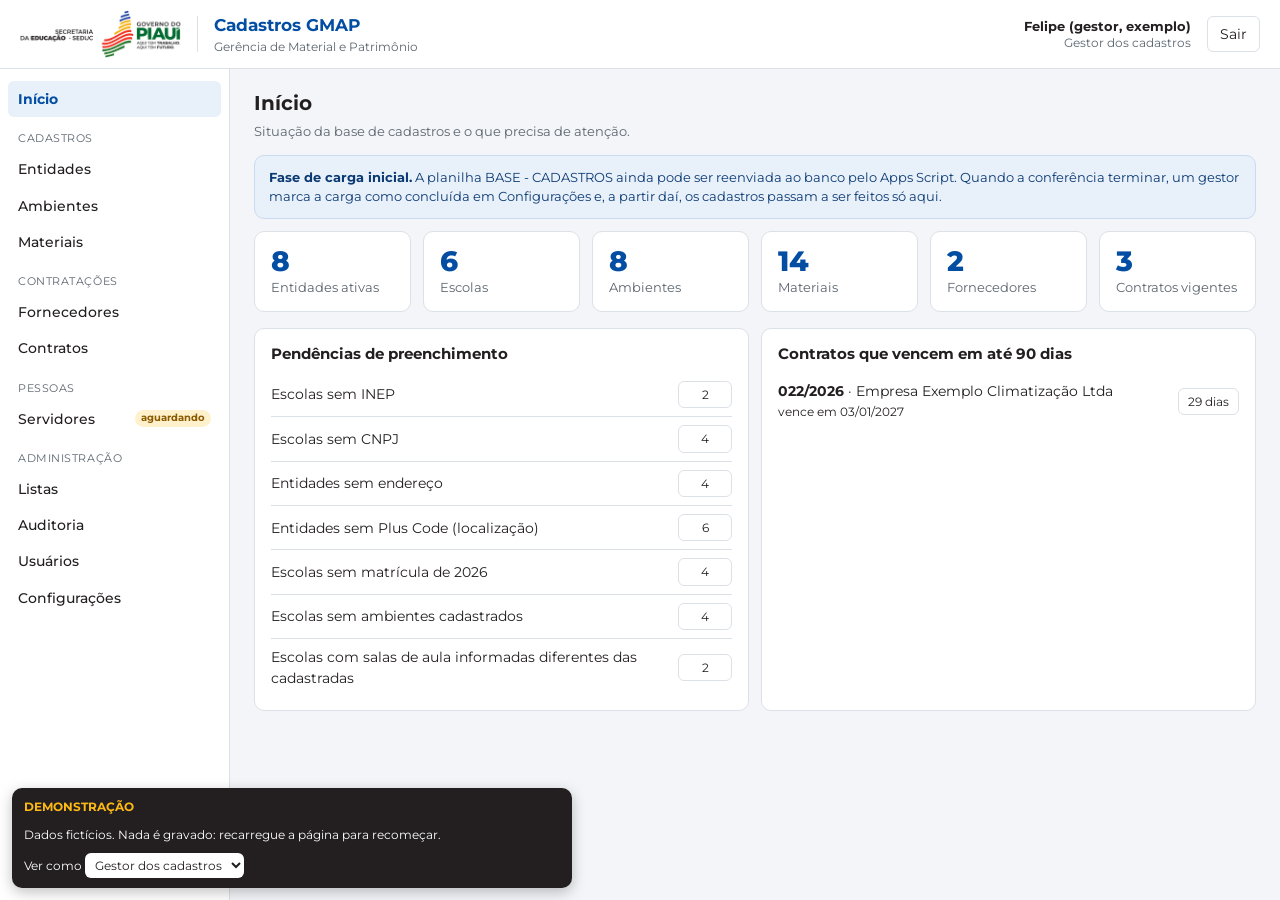
<file: demo/demonstracao.html>
<!doctype html>
<html lang="pt-BR">
<head>
<meta charset="utf-8">
<meta name="viewport" content="width=device-width, initial-scale=1">
<meta name="robots" content="noindex, nofollow">
<!-- Ao publicar nova versão, troque o número em ?v=... abaixo para os navegadores baixarem os arquivos novos. -->
<title>Cadastros GMAP · DEMONSTRAÇÃO</title>
<link rel="icon" data-logo-icone>
<link rel="preconnect" href="https://fonts.googleapis.com"><link rel="preconnect" href="https://fonts.gstatic.com" crossorigin>
<link href="https://fonts.googleapis.com/css2?family=Montserrat:wght@400;500;600;700;800&display=swap" rel="stylesheet">
<style>
:root{
  /* Governo do Piauí: azul #034ea2, amarelo #fdb913, vermelho #ef4123, verde #007932, preto #231f20 */
  --bg:#F3F5F8; --card:#FFFFFF; --ink:#231F20; --muted:#5C6670; --line:#DCE1E7;
  --brand:#034EA2; --soft:#E8F0FA;
  --ok:#007932; --okbg:#E1F2E8; --warn:#8A5A00; --warnbg:#FFF1CC; --bad:#C62D12; --badbg:#FDE5DF; --gray:#6B7380; --graybg:#EEF0F3;
}
*{box-sizing:border-box}
[hidden]{display:none !important}
body{margin:0;background:var(--bg);color:var(--ink);font:14px/1.45 Montserrat,"Segoe UI",Arial,sans-serif}
button,select,input,textarea{font:inherit;color:inherit}
a{color:var(--brand)}
h2{font-size:20px;margin:0 0 4px}
h3{font-size:15px;margin:18px 0 8px}

/* Botões */
.btn{border:1px solid var(--line);background:#fff;border-radius:6px;padding:7px 12px;cursor:pointer;white-space:nowrap}
.btn:hover{border-color:var(--brand)}
.btn.pri{background:var(--brand);border-color:var(--brand);color:#fff}
.btn.no{background:var(--bad);border-color:var(--bad);color:#fff}
.btn.pq{padding:4px 9px;font-size:12px}
.btn:disabled{opacity:.45;cursor:default}
.btn.ico{padding:6px 10px}

/* Acesso */
.acesso{min-height:100vh;display:flex;align-items:center;justify-content:center;padding:20px}
.acard{background:#fff;border:1px solid var(--line);border-radius:12px;padding:28px;width:100%;max-width:400px;display:flex;flex-direction:column;gap:12px}
.acard img{height:60px;width:auto;align-self:center}
.acard h1{font-size:20px;margin:6px 0 0;text-align:center;color:var(--brand)}
.acard .sub{text-align:center;color:var(--muted);font-size:13px}
.acard label{display:flex;flex-direction:column;gap:4px;font-size:13px;font-weight:600}
.acard input{border:1px solid var(--line);border-radius:6px;padding:9px 10px;font-weight:400}
.aerr{color:var(--bad);font-size:13px;min-height:1px}
.ahelp{text-align:center;font-size:13px}

/* Estrutura */
.topo{background:#fff;padding:10px 20px;display:flex;align-items:center;gap:16px;border-bottom:1px solid var(--line);position:sticky;top:0;z-index:20}
.topo img{height:48px;width:auto}
.topo .div{width:1px;height:36px;background:var(--line)}
.topo h1{font-size:17px;margin:0;color:var(--brand)}
.topo .sub{font-size:12px;color:var(--muted)}
.topo .sp{flex:1}
.quem{display:flex;flex-direction:column;align-items:flex-end;font-size:13px;line-height:1.25}
.quem span{color:var(--muted);font-size:12px}
.menu{display:none}
.corpo{display:flex;min-height:calc(100vh - 69px)}
.lateral{width:230px;flex:none;background:#fff;border-right:1px solid var(--line);padding:12px 8px}
.lateral .grupo{font-size:11px;text-transform:uppercase;letter-spacing:.05em;color:var(--muted);margin:14px 10px 4px}
.lateral a{display:flex;justify-content:space-between;align-items:center;padding:8px 10px;border-radius:6px;color:var(--ink);text-decoration:none;font-weight:500}
.lateral a:hover{background:var(--graybg)}
.lateral a.on{background:var(--soft);color:var(--brand);font-weight:700}
.lateral a .tag{font-size:10px;background:var(--warnbg);color:var(--warn);border-radius:10px;padding:1px 6px;font-weight:700}
.conteudo{flex:1;min-width:0;padding:20px 24px 48px;max-width:1400px}
@media (max-width:860px){
  .menu{display:inline-block}
  .topo .div,.topo .quem,.topo .sub{display:none}
  .topo h1{font-size:15px;white-space:nowrap}
  .topo{gap:10px;padding:8px 12px}
  .topo img{height:34px}
  .lateral{position:fixed;top:57px;bottom:0;left:0;z-index:30;transform:translateX(-100%);transition:transform .2s;box-shadow:2px 0 12px rgba(0,0,0,.12);overflow:auto}
  .lateral.aberta{transform:none}
  .conteudo{padding:14px}
}

/* Cabeçalho de tela */
.cab{display:flex;align-items:flex-end;justify-content:space-between;gap:12px;flex-wrap:wrap;margin-bottom:14px}
.cab .d{color:var(--muted);font-size:13px;max-width:760px}
.acoes{display:flex;gap:8px;flex-wrap:wrap}

/* Filtros */
.filtros{background:var(--card);border:1px solid var(--line);border-radius:10px;padding:10px 12px;display:grid;grid-template-columns:repeat(auto-fit,minmax(170px,1fr));gap:8px;margin-bottom:12px}
.filtros .busca{grid-column:span 2}
@media (max-width:560px){.filtros .busca{grid-column:auto}}
.filtros label{display:block;font-size:11px;color:var(--muted);text-transform:uppercase;letter-spacing:.03em;margin-bottom:2px}
.filtros select,.filtros input{width:100%;border:1px solid var(--line);border-radius:6px;padding:6px 8px;background:#fff}

/* Tabela */
.tbl{background:var(--card);border:1px solid var(--line);border-radius:10px;overflow:auto}
table{border-collapse:collapse;width:100%}
th,td{text-align:left;padding:8px 10px;border-bottom:1px solid var(--line);vertical-align:top}
th{font-size:12px;color:var(--muted);font-weight:700;background:#FAFBFC;position:sticky;top:0;cursor:pointer;user-select:none;white-space:nowrap}
th.ord::after{content:" ▲";font-size:9px}
th.ord.desc::after{content:" ▼"}
tbody tr{cursor:pointer}
tbody tr:hover{background:#F7F9FC}
tbody tr.inativo td{color:var(--gray)}
td.cod{font-family:ui-monospace,Consolas,monospace;font-size:12px;white-space:nowrap}
.vazio{padding:28px;text-align:center;color:var(--muted)}
.rodape{display:flex;justify-content:space-between;align-items:center;margin-top:8px;color:var(--muted);font-size:12px;gap:8px;flex-wrap:wrap}

/* Selos */
.selo{display:inline-block;font-size:11px;font-weight:700;border-radius:10px;padding:2px 8px;white-space:nowrap}
.selo.ok{background:var(--okbg);color:var(--ok)}
.selo.warn{background:var(--warnbg);color:var(--warn)}
.selo.bad{background:var(--badbg);color:var(--bad)}
.selo.gray{background:var(--graybg);color:var(--gray)}
.selo.info{background:var(--soft);color:var(--brand)}

/* Cartões e indicadores */
.kpis{display:grid;grid-template-columns:repeat(auto-fit,minmax(150px,1fr));gap:12px;margin-bottom:16px}
.kpi{background:var(--card);border:1px solid var(--line);border-radius:10px;padding:14px 16px;cursor:pointer}
.kpi:hover{border-color:var(--brand)}
.kpi .v{font-size:28px;font-weight:800;line-height:1.1;color:var(--brand)}
.kpi .l{color:var(--muted);font-size:13px;margin-top:2px}
.card{background:var(--card);border:1px solid var(--line);border-radius:10px;padding:14px 16px;margin-bottom:12px}
.grid2{display:grid;grid-template-columns:1fr 1fr;gap:12px}
@media (max-width:1000px){.grid2{grid-template-columns:1fr}}
.pend{display:flex;justify-content:space-between;align-items:center;padding:8px 0;border-bottom:1px solid var(--line);gap:8px}
.pend:last-child{border-bottom:0}
.pend button{min-width:54px}
.faixa{border-radius:10px;padding:12px 14px;margin-bottom:12px;font-size:13px}
.faixa.warn{background:var(--warnbg);color:#5E3E00;border:1px solid #F1DFAF}
.faixa.info{background:var(--soft);color:#0B3A73;border:1px solid #C9DAF1}
.faixa.ok{background:var(--okbg);color:#00451C;border:1px solid #BFE3CC}

/* Gaveta de detalhes */
.gaveta{position:fixed;inset:0;background:rgba(20,30,45,.35);display:none;z-index:40}
.gaveta.on{display:block}
.painel{position:absolute;top:0;right:0;bottom:0;width:min(760px,100%);background:#fff;overflow:auto;padding:20px 22px 40px;box-shadow:-4px 0 18px rgba(0,0,0,.15)}
.painel .fechar{position:absolute;top:14px;right:14px}
.painel .tit{padding-right:56px}
.painel .tit .cod{font-family:ui-monospace,Consolas,monospace;color:var(--muted);font-size:12px}
.campos{display:grid;grid-template-columns:repeat(2,minmax(0,1fr));gap:10px 18px;margin:14px 0}
.campos .c{min-width:0}
.campos .c.largo{grid-column:1/-1}
.campos .r{font-size:11px;color:var(--muted);text-transform:uppercase;letter-spacing:.03em}
.campos .v{word-wrap:break-word}
.secao{border-top:1px solid var(--line);margin-top:16px;padding-top:4px}
.secao .cab{margin:10px 0 6px}
.secao h3{margin:0}
.mini td,.mini th{padding:6px 8px;font-size:13px}
.mini tbody tr{cursor:default}
.hist{font-size:13px}
.hist .h{border-left:3px solid var(--line);padding:4px 0 8px 10px;margin-left:4px}
.hist .h .q{color:var(--muted);font-size:12px}
.hist .h .m{margin-top:2px}
.hist del{color:var(--bad)}
.hist ins{color:var(--ok);text-decoration:none}

/* Janelas */
.dlg{position:fixed;inset:0;background:rgba(20,30,45,.45);display:none;align-items:flex-start;justify-content:center;z-index:60;padding:5vh 12px;overflow:auto}
.dlg.on{display:flex}
.dlgp{background:#fff;border-radius:12px;width:100%;max-width:640px;padding:20px 22px}
.dlgp h2{margin-bottom:6px}
.dlgp .sub{color:var(--muted);font-size:13px;margin-bottom:12px}
.dlgb{display:flex;justify-content:flex-end;gap:8px;margin-top:16px}
.form{display:grid;grid-template-columns:repeat(2,minmax(0,1fr));gap:12px 14px}
.form .largo{grid-column:1/-1}
.form label{display:flex;flex-direction:column;gap:4px;font-size:13px;font-weight:600}
.form label .aj{font-weight:400;color:var(--muted);font-size:12px}
.form input,.form select,.form textarea{border:1px solid var(--line);border-radius:6px;padding:8px 9px;font-weight:400;background:#fff;width:100%}
.form textarea{min-height:70px;resize:vertical}
.form .chk{flex-direction:row;align-items:center;gap:8px}
.form .chk input{width:auto}
.form .obr::after{content:" *";color:var(--bad)}
.invalido{border-color:var(--bad) !important;background:#FFF8F6 !important}
.erros{background:var(--badbg);color:#7A1B0A;border-radius:8px;padding:10px 12px;margin-top:12px;font-size:13px}
.erros ul{margin:4px 0 0;padding-left:18px}
@media (max-width:640px){.form,.campos{grid-template-columns:1fr}}

/* Avisos rápidos */
.avisos{position:fixed;bottom:18px;right:18px;display:flex;flex-direction:column;gap:8px;z-index:80}
.aviso{background:#1F2A37;color:#fff;border-radius:8px;padding:10px 14px;font-size:13px;max-width:380px;box-shadow:0 4px 14px rgba(0,0,0,.2)}
.aviso.erro{background:var(--bad)}

.carregando{color:var(--muted);padding:24px}
.abas{display:flex;gap:4px;border-bottom:1px solid var(--line);margin-bottom:12px;flex-wrap:wrap}
.aba{background:none;border:0;padding:9px 14px;cursor:pointer;color:var(--muted);border-bottom:3px solid transparent;font-weight:600}
.aba.on{color:var(--brand);border-bottom-color:var(--brand)}

.demo{position:fixed;left:12px;bottom:12px;z-index:90;background:#231F20;color:#fff;border-radius:10px;padding:10px 12px;font-size:12px;
  display:flex;gap:10px;align-items:center;flex-wrap:wrap;max-width:min(560px,calc(100vw - 24px));box-shadow:0 4px 14px rgba(0,0,0,.25)}
.demo b{color:#FDB913}
.demo select{border-radius:6px;padding:4px 6px;border:0;font-size:12px;color:#231F20;background:#fff}

</style>
</head>
<body>

<!-- Telas de acesso -->
<div id="telaLogin" class="acesso" hidden>
  <form class="acard" id="fLogin" novalidate>
    <img data-logo alt="Secretaria da Educação (SEDUC) · Governo do Piauí">
    <h1>Cadastros GMAP</h1>
    <div class="sub">Base única de cadastros da Gerência de Material e Patrimônio</div>
    <label>E-mail<input type="email" id="lEmail" required autocomplete="username"></label>
    <label>Senha<input type="password" id="lSenha" required autocomplete="current-password"></label>
    <div class="aerr" id="lErr"></div>
    <button class="btn pri" type="submit">Entrar</button>
    <div class="ahelp"><a href="#" id="aCad">Solicitar acesso</a> · <a href="#" id="aEsq">Esqueci a senha</a></div>
  </form>
</div>

<div id="telaCad" class="acesso" hidden>
  <form class="acard" id="fCad" novalidate>
    <img data-logo alt="Secretaria da Educação (SEDUC) · Governo do Piauí">
    <h1>Solicitar acesso</h1>
    <div class="sub">O acesso só é liberado depois da aprovação de um gestor dos cadastros.</div>
    <label>Nome completo<input type="text" id="cNome" required maxlength="120" autocomplete="name"></label>
    <label>E-mail<input type="email" id="cEmail" required autocomplete="username"></label>
    <label>Senha (mínimo de 10 caracteres)<input type="password" id="cS1" minlength="10" required autocomplete="new-password"></label>
    <label>Repita a senha<input type="password" id="cS2" minlength="10" required autocomplete="new-password"></label>
    <div class="aerr" id="cErr"></div>
    <button class="btn pri" type="submit">Enviar solicitação</button>
    <div class="ahelp"><a href="#" class="aVoltar">Voltar ao login</a></div>
  </form>
</div>

<div id="telaEsq" class="acesso" hidden>
  <form class="acard" id="fEsq" novalidate>
    <img data-logo alt="Secretaria da Educação (SEDUC) · Governo do Piauí">
    <h1>Esqueci a senha</h1>
    <div class="sub">Enviaremos um link para você criar uma senha nova.</div>
    <label>E-mail<input type="email" id="eEmail" required autocomplete="username"></label>
    <div class="aerr" id="eErr"></div>
    <button class="btn pri" type="submit">Enviar link</button>
    <div class="ahelp"><a href="#" class="aVoltar">Voltar ao login</a></div>
  </form>
</div>

<div id="telaNova" class="acesso" hidden>
  <form class="acard" id="fNova" novalidate>
    <img data-logo alt="Secretaria da Educação (SEDUC) · Governo do Piauí">
    <h1>Nova senha</h1>
    <label>Nova senha (mínimo de 10 caracteres)<input type="password" id="nS1" minlength="10" required autocomplete="new-password"></label>
    <label>Repita a senha<input type="password" id="nS2" minlength="10" required autocomplete="new-password"></label>
    <div class="aerr" id="nErr"></div>
    <button class="btn pri" type="submit">Salvar senha</button>
  </form>
</div>

<div id="telaPend" class="acesso" hidden>
  <div class="acard">
    <img data-logo alt="Secretaria da Educação (SEDUC) · Governo do Piauí">
    <h1 id="pTit">Acesso em análise</h1>
    <div class="sub" id="pMsg"></div>
    <button class="btn" type="button" id="pSair">Sair</button>
  </div>
</div>

<!-- Aplicação -->
<div id="app" hidden>
  <header class="topo">
    <button class="btn ico menu" id="bMenu" type="button" aria-label="Abrir menu">☰</button>
    <img data-logo alt="SEDUC · Governo do Piauí">
    <div class="div"></div>
    <div><h1>Cadastros GMAP</h1><div class="sub">Gerência de Material e Patrimônio</div></div>
    <div class="sp"></div>
    <div class="quem"><b id="uNome"></b><span id="uPerfil"></span></div>
    <button class="btn" type="button" id="bSair">Sair</button>
  </header>
  <div class="corpo">
    <nav class="lateral" id="nav"></nav>
    <main class="conteudo" id="tela"></main>
  </div>
</div>

<div class="gaveta" id="gaveta"><aside class="painel" id="detalhe" role="dialog" aria-modal="true"></aside></div>
<div class="dlg" id="dlg"><div class="dlgp" id="dlgp" role="dialog" aria-modal="true"></div></div>
<div class="avisos" id="avisos" aria-live="polite"></div>
<div class="demo" role="note"><b>DEMONSTRAÇÃO</b><span>Dados fictícios. Nada é gravado: recarregue a página para recomeçar.</span>
<label>Ver como <select onchange="DEMO.trocarPerfil(this.value)"><option value="gestor">Gestor dos cadastros</option><option value="tecnico">Técnico GMAP</option></select></label></div>

<script>
(function(){var l="[data-uri]";document.querySelectorAll('[data-logo]').forEach(function(i){i.src=l});document.querySelectorAll('[data-logo-icone]').forEach(function(i){i.href=l});})();
</script>
<script>
window.__DADOS_DEMO = {"perfis": [{"user_id": "00000000-0000-0000-0000-00000000000a", "email": "gestor@seduc.pi.gov.br", "nome": "Felipe (gestor, exemplo)", "perfil": "admin", "situacao": "aprovado", "criado_em": "2026-11-19T14:22:53.586364-03:00", "decidido_por": null, "decidido_em": null}, {"user_id": "00000000-0000-0000-0000-00000000000b", "email": "tecnico@seduc.pi.gov.br", "nome": "Técnico GMAP (exemplo)", "perfil": "tecnico", "situacao": "aprovado", "criado_em": "2026-11-19T14:22:53.586364-03:00", "decidido_por": "00000000-0000-0000-0000-00000000000a", "decidido_em": "2026-11-19T14:22:53.612026-03:00"}, {"user_id": "00000000-0000-0000-0000-00000000000d", "email": "novo.tecnico@seduc.pi.gov.br", "nome": "Servidor Pendente (exemplo)", "perfil": "tecnico", "situacao": "pendente", "criado_em": "2026-11-19T14:22:53.737616-03:00", "decidido_por": null, "decidido_em": null}], "configuracao": [{"id": 1, "modulo_servidores_ativo": false, "modulo_servidores_autorizacao": null, "carga_inicial_concluida": false, "atualizado_em": "2026-11-19T14:22:53.73542-03:00", "atualizado_por": "00000000-0000-0000-0000-00000000000a"}], "auditoria": [{"id": 1, "em": "2026-11-19T14:22:53.29521-03:00", "tabela": "tipos_ambiente", "registro": "1", "pai": null, "operacao": "inclusao", "campos": null, "antes": null, "depois": {"id": 1, "nome": "Sala de aula", "ativo": true, "criado_em": "2026-11-19T14:22:53.29521-03:00", "atualizado_em": "2026-11-19T14:22:53.29521-03:00", "atualizado_por": null}, "usuario_id": null, "usuario_nome": null, "origem": "sistema"}, {"id": 2, "em": "2026-11-19T14:22:53.29521-03:00", "tabela": "tipos_ambiente", "registro": "2", "pai": null, "operacao": "inclusao", "campos": null, "antes": null, "depois": {"id": 2, "nome": "Laboratório de informática", "ativo": true, "criado_em": "2026-11-19T14:22:53.29521-03:00", "atualizado_em": "2026-11-19T14:22:53.29521-03:00", "atualizado_por": null}, "usuario_id": null, "usuario_nome": null, "origem": "sistema"}, {"id": 3, "em": "2026-11-19T14:22:53.29521-03:00", "tabela": "tipos_ambiente", "registro": "3", "pai": null, "operacao": "inclusao", "campos": null, "antes": null, "depois": {"id": 3, "nome": "Laboratório de ciências", "ativo": true, "criado_em": "2026-11-19T14:22:53.29521-03:00", "atualizado_em": "2026-11-19T14:22:53.29521-03:00", "atualizado_por": null}, "usuario_id": null, "usuario_nome": null, "origem": "sistema"}, {"id": 4, "em": "2026-11-19T14:22:53.29521-03:00", "tabela": "tipos_ambiente", "registro": "4", "pai": null, "operacao": "inclusao", "campos": null, "antes": null, "depois": {"id": 4, "nome": "Biblioteca", "ativo": true, "criado_em": "2026-11-19T14:22:53.29521-03:00", "atualizado_em": "2026-11-19T14:22:53.29521-03:00", "atualizado_por": null}, "usuario_id": null, "usuario_nome": null, "origem": "sistema"}, {"id": 5, "em": "2026-11-19T14:22:53.29521-03:00", "tabela": "tipos_ambiente", "registro": "5", "pai": null, "operacao": "inclusao", "campos": null, "antes": null, "depois": {"id": 5, "nome": "Sala de leitura", "ativo": true, "criado_em": "2026-11-19T14:22:53.29521-03:00", "atualizado_em": "2026-11-19T14:22:53.29521-03:00", "atualizado_por": null}, "usuario_id": null, "usuario_nome": null, "origem": "sistema"}, {"id": 6, "em": "2026-11-19T14:22:53.29521-03:00", "tabela": "tipos_ambiente", "registro": "6", "pai": null, "operacao": "inclusao", "campos": null, "antes": null, "depois": {"id": 6, "nome": "Sala de recursos multifuncionais (AEE)", "ativo": true, "criado_em": "2026-11-19T14:22:53.29521-03:00", "atualizado_em": "2026-11-19T14:22:53.29521-03:00", "atualizado_por": null}, "usuario_id": null, "usuario_nome": null, "origem": "sistema"}, {"id": 7, "em": "2026-11-19T14:22:53.29521-03:00", "tabela": "tipos_ambiente", "registro": "7", "pai": null, "operacao": "inclusao", "campos": null, "antes": null, "depois": {"id": 7, "nome": "Sala dos professores", "ativo": true, "criado_em": "2026-11-19T14:22:53.29521-03:00", "atualizado_em": "2026-11-19T14:22:53.29521-03:00", "atualizado_por": null}, "usuario_id": null, "usuario_nome": null, "origem": "sistema"}, {"id": 8, "em": "2026-11-19T14:22:53.29521-03:00", "tabela": "tipos_ambiente", "registro": "8", "pai": null, "operacao": "inclusao", "campos": null, "antes": null, "depois": {"id": 8, "nome": "Diretoria", "ativo": true, "criado_em": "2026-11-19T14:22:53.29521-03:00", "atualizado_em": "2026-11-19T14:22:53.29521-03:00", "atualizado_por": null}, "usuario_id": null, "usuario_nome": null, "origem": "sistema"}, {"id": 9, "em": "2026-11-19T14:22:53.29521-03:00", "tabela": "tipos_ambiente", "registro": "9", "pai": null, "operacao": "inclusao", "campos": null, "antes": null, "depois": {"id": 9, "nome": "Secretaria", "ativo": true, "criado_em": "2026-11-19T14:22:53.29521-03:00", "atualizado_em": "2026-11-19T14:22:53.29521-03:00", "atualizado_por": null}, "usuario_id": null, "usuario_nome": null, "origem": "sistema"}, {"id": 10, "em": "2026-11-19T14:22:53.29521-03:00", "tabela": "tipos_ambiente", "registro": "10", "pai": null, "operacao": "inclusao", "campos": null, "antes": null, "depois": {"id": 10, "nome": "Coordenação", "ativo": true, "criado_em": "2026-11-19T14:22:53.29521-03:00", "atualizado_em": "2026-11-19T14:22:53.29521-03:00", "atualizado_por": null}, "usuario_id": null, "usuario_nome": null, "origem": "sistema"}, {"id": 11, "em": "2026-11-19T14:22:53.29521-03:00", "tabela": "tipos_ambiente", "registro": "11", "pai": null, "operacao": "inclusao", "campos": null, "antes": null, "depois": {"id": 11, "nome": "Cozinha", "ativo": true, "criado_em": "2026-11-19T14:22:53.29521-03:00", "atualizado_em": "2026-11-19T14:22:53.29521-03:00", "atualizado_por": null}, "usuario_id": null, "usuario_nome": null, "origem": "sistema"}, {"id": 12, "em": "2026-11-19T14:22:53.29521-03:00", "tabela": "tipos_ambiente", "registro": "12", "pai": null, "operacao": "inclusao", "campos": null, "antes": null, "depois": {"id": 12, "nome": "Refeitório", "ativo": true, "criado_em": "2026-11-19T14:22:53.29521-03:00", "atualizado_em": "2026-11-19T14:22:53.29521-03:00", "atualizado_por": null}, "usuario_id": null, "usuario_nome": null, "origem": "sistema"}, {"id": 13, "em": "2026-11-19T14:22:53.29521-03:00", "tabela": "tipos_ambiente", "registro": "13", "pai": null, "operacao": "inclusao", "campos": null, "antes": null, "depois": {"id": 13, "nome": "Despensa", "ativo": true, "criado_em": "2026-11-19T14:22:53.29521-03:00", "atualizado_em": "2026-11-19T14:22:53.29521-03:00", "atualizado_por": null}, "usuario_id": null, "usuario_nome": null, "origem": "sistema"}, {"id": 14, "em": "2026-11-19T14:22:53.29521-03:00", "tabela": "tipos_ambiente", "registro": "14", "pai": null, "operacao": "inclusao", "campos": null, "antes": null, "depois": {"id": 14, "nome": "Almoxarifado", "ativo": true, "criado_em": "2026-11-19T14:22:53.29521-03:00", "atualizado_em": "2026-11-19T14:22:53.29521-03:00", "atualizado_por": null}, "usuario_id": null, "usuario_nome": null, "origem": "sistema"}, {"id": 15, "em": "2026-11-19T14:22:53.29521-03:00", "tabela": "tipos_ambiente", "registro": "15", "pai": null, "operacao": "inclusao", "campos": null, "antes": null, "depois": {"id": 15, "nome": "Quadra de esportes", "ativo": true, "criado_em": "2026-11-19T14:22:53.29521-03:00", "atualizado_em": "2026-11-19T14:22:53.29521-03:00", "atualizado_por": null}, "usuario_id": null, "usuario_nome": null, "origem": "sistema"}, {"id": 16, "em": "2026-11-19T14:22:53.29521-03:00", "tabela": "tipos_ambiente", "registro": "16", "pai": null, "operacao": "inclusao", "campos": null, "antes": null, "depois": {"id": 16, "nome": "Auditório", "ativo": true, "criado_em": "2026-11-19T14:22:53.29521-03:00", "atualizado_em": "2026-11-19T14:22:53.29521-03:00", "atualizado_por": null}, "usuario_id": null, "usuario_nome": null, "origem": "sistema"}, {"id": 17, "em": "2026-11-19T14:22:53.29521-03:00", "tabela": "tipos_ambiente", "registro": "17", "pai": null, "operacao": "inclusao", "campos": null, "antes": null, "depois": {"id": 17, "nome": "Banheiro", "ativo": true, "criado_em": "2026-11-19T14:22:53.29521-03:00", "atualizado_em": "2026-11-19T14:22:53.29521-03:00", "atualizado_por": null}, "usuario_id": null, "usuario_nome": null, "origem": "sistema"}, {"id": 18, "em": "2026-11-19T14:22:53.29521-03:00", "tabela": "tipos_ambiente", "registro": "18", "pai": null, "operacao": "inclusao", "campos": null, "antes": null, "depois": {"id": 18, "nome": "Pátio", "ativo": true, "criado_em": "2026-11-19T14:22:53.29521-03:00", "atualizado_em": "2026-11-19T14:22:53.29521-03:00", "atualizado_por": null}, "usuario_id": null, "usuario_nome": null, "origem": "sistema"}, {"id": 19, "em": "2026-11-19T14:22:53.29521-03:00", "tabela": "tipos_ambiente", "registro": "19", "pai": null, "operacao": "inclusao", "campos": null, "antes": null, "depois": {"id": 19, "nome": "Outro", "ativo": true, "criado_em": "2026-11-19T14:22:53.29521-03:00", "atualizado_em": "2026-11-19T14:22:53.29521-03:00", "atualizado_por": null}, "usuario_id": null, "usuario_nome": null, "origem": "sistema"}, {"id": 20, "em": "2026-11-19T14:22:53.298542-03:00", "tabela": "funcoes_responsavel", "registro": "1", "pai": null, "operacao": "inclusao", "campos": null, "antes": null, "depois": {"id": 1, "nome": "Diretor(a)", "ativo": true, "criado_em": "2026-11-19T14:22:53.298542-03:00", "atualizado_em": "2026-11-19T14:22:53.298542-03:00", "atualizado_por": null}, "usuario_id": null, "usuario_nome": null, "origem": "sistema"}, {"id": 21, "em": "2026-11-19T14:22:53.298542-03:00", "tabela": "funcoes_responsavel", "registro": "2", "pai": null, "operacao": "inclusao", "campos": null, "antes": null, "depois": {"id": 2, "nome": "Vice-diretor(a)", "ativo": true, "criado_em": "2026-11-19T14:22:53.298542-03:00", "atualizado_em": "2026-11-19T14:22:53.298542-03:00", "atualizado_por": null}, "usuario_id": null, "usuario_nome": null, "origem": "sistema"}, {"id": 22, "em": "2026-11-19T14:22:53.298542-03:00", "tabela": "funcoes_responsavel", "registro": "3", "pai": null, "operacao": "inclusao", "campos": null, "antes": null, "depois": {"id": 3, "nome": "Coordenador(a) pedagógico(a)", "ativo": true, "criado_em": "2026-11-19T14:22:53.298542-03:00", "atualizado_em": "2026-11-19T14:22:53.298542-03:00", "atualizado_por": null}, "usuario_id": null, "usuario_nome": null, "origem": "sistema"}, {"id": 23, "em": "2026-11-19T14:22:53.298542-03:00", "tabela": "funcoes_responsavel", "registro": "4", "pai": null, "operacao": "inclusao", "campos": null, "antes": null, "depois": {"id": 4, "nome": "Secretário(a) escolar", "ativo": true, "criado_em": "2026-11-19T14:22:53.298542-03:00", "atualizado_em": "2026-11-19T14:22:53.298542-03:00", "atualizado_por": null}, "usuario_id": null, "usuario_nome": null, "origem": "sistema"}, {"id": 24, "em": "2026-11-19T14:22:53.298542-03:00", "tabela": "funcoes_responsavel", "registro": "5", "pai": null, "operacao": "inclusao", "campos": null, "antes": null, "depois": {"id": 5, "nome": "Responsável pelo patrimônio", "ativo": true, "criado_em": "2026-11-19T14:22:53.298542-03:00", "atualizado_em": "2026-11-19T14:22:53.298542-03:00", "atualizado_por": null}, "usuario_id": null, "usuario_nome": null, "origem": "sistema"}, {"id": 25, "em": "2026-11-19T14:22:53.298542-03:00", "tabela": "funcoes_responsavel", "registro": "6", "pai": null, "operacao": "inclusao", "campos": null, "antes": null, "depois": {"id": 6, "nome": "Gerente regional", "ativo": true, "criado_em": "2026-11-19T14:22:53.298542-03:00", "atualizado_em": "2026-11-19T14:22:53.298542-03:00", "atualizado_por": null}, "usuario_id": null, "usuario_nome": null, "origem": "sistema"}, {"id": 26, "em": "2026-11-19T14:22:53.298542-03:00", "tabela": "funcoes_responsavel", "registro": "7", "pai": null, "operacao": "inclusao", "campos": null, "antes": null, "depois": {"id": 7, "nome": "Chefe de setor", "ativo": true, "criado_em": "2026-11-19T14:22:53.298542-03:00", "atualizado_em": "2026-11-19T14:22:53.298542-03:00", "atualizado_por": null}, "usuario_id": null, "usuario_nome": null, "origem": "sistema"}, {"id": 27, "em": "2026-11-19T14:22:53.590139-03:00", "tabela": "gres", "registro": "1", "pai": null, "operacao": "inclusao", "campos": null, "antes": null, "depois": {"id": 1, "nome": "PARNAÍBA", "ativo": true, "codigo": "01ª", "rotulo": "01ª - PARNAÍBA", "criado_em": "2026-11-19T14:22:53.590139-03:00", "atualizado_em": "2026-11-19T14:22:53.590139-03:00", "atualizado_por": null}, "usuario_id": null, "usuario_nome": null, "origem": "carga inicial (planilha)"}, {"id": 28, "em": "2026-11-19T14:22:53.590139-03:00", "tabela": "tipologias", "registro": "1", "pai": null, "operacao": "inclusao", "campos": null, "antes": null, "depois": {"id": 1, "nome": "CETI", "ativo": true, "criado_em": "2026-11-19T14:22:53.590139-03:00", "eh_escola": true, "atualizado_em": "2026-11-19T14:22:53.590139-03:00", "atualizado_por": null}, "usuario_id": null, "usuario_nome": null, "origem": "carga inicial (planilha)"}, {"id": 29, "em": "2026-11-19T14:22:53.590139-03:00", "tabela": "municipios", "registro": "1", "pai": null, "operacao": "inclusao", "campos": null, "antes": null, "depois": {"id": 1, "uf": "PI", "nome": "BOM PRINCÍPIO DO PIAUÍ", "ativo": true, "criado_em": "2026-11-19T14:22:53.590139-03:00", "atualizado_em": "2026-11-19T14:22:53.590139-03:00", "atualizado_por": null}, "usuario_id": null, "usuario_nome": null, "origem": "carga inicial (planilha)"}, {"id": 30, "em": "2026-11-19T14:22:53.590139-03:00", "tabela": "territorios", "registro": "1", "pai": null, "operacao": "inclusao", "campos": null, "antes": null, "depois": {"id": 1, "nome": "TD 01 - PLANICIE LITORÂNEA", "ativo": true, "criado_em": "2026-11-19T14:22:53.590139-03:00", "atualizado_em": "2026-11-19T14:22:53.590139-03:00", "atualizado_por": null}, "usuario_id": null, "usuario_nome": null, "origem": "carga inicial (planilha)"}, {"id": 31, "em": "2026-11-19T14:22:53.590139-03:00", "tabela": "zonas", "registro": "1", "pai": null, "operacao": "inclusao", "campos": null, "antes": null, "depois": {"id": 1, "nome": "Interior", "ativo": true, "criado_em": "2026-11-19T14:22:53.590139-03:00", "atualizado_em": "2026-11-19T14:22:53.590139-03:00", "atualizado_por": null}, "usuario_id": null, "usuario_nome": null, "origem": "carga inicial (planilha)"}, {"id": 32, "em": "2026-11-19T14:22:53.590139-03:00", "tabela": "entidades", "registro": "E00001", "pai": null, "operacao": "inclusao", "campos": null, "antes": null, "depois": {"id": "E00001", "cnpj": "06179810000133", "inep": "22129723", "nome": "CETI DARCY RIBEIRO", "ativo": true, "bairro": "CENTRO", "gre_id": 1, "zona_id": 1, "endereco": "Rua José Bernado, S/N", "criado_em": "2026-11-19T14:22:53.590139-03:00", "plus_code": "R956+JV8", "municipio_id": 1, "tipologia_id": 1, "atualizado_em": "2026-11-19T14:22:53.590139-03:00", "territorio_id": 1, "atualizado_por": null, "motivo_inativacao": null}, "usuario_id": null, "usuario_nome": null, "origem": "carga inicial (planilha)"}, {"id": 33, "em": "2026-11-19T14:22:53.590139-03:00", "tabela": "tipologias", "registro": "2", "pai": null, "operacao": "inclusao", "campos": null, "antes": null, "depois": {"id": 2, "nome": "CEJA | EJA", "ativo": true, "criado_em": "2026-11-19T14:22:53.590139-03:00", "eh_escola": true, "atualizado_em": "2026-11-19T14:22:53.590139-03:00", "atualizado_por": null}, "usuario_id": null, "usuario_nome": null, "origem": "carga inicial (planilha)"}, {"id": 34, "em": "2026-11-19T14:22:53.590139-03:00", "tabela": "municipios", "registro": "2", "pai": null, "operacao": "inclusao", "campos": null, "antes": null, "depois": {"id": 2, "uf": "PI", "nome": "BURITI DOS LOPES", "ativo": true, "criado_em": "2026-11-19T14:22:53.590139-03:00", "atualizado_em": "2026-11-19T14:22:53.590139-03:00", "atualizado_por": null}, "usuario_id": null, "usuario_nome": null, "origem": "carga inicial (planilha)"}, {"id": 35, "em": "2026-11-19T14:22:53.590139-03:00", "tabela": "entidades", "registro": "E00002", "pai": null, "operacao": "inclusao", "campos": null, "antes": null, "depois": {"id": "E00002", "cnpj": "01758145000119", "inep": "22012508", "nome": "CEJA LEÔNIDAS MELO", "ativo": true, "bairro": null, "gre_id": 1, "zona_id": 1, "endereco": null, "criado_em": "2026-11-19T14:22:53.590139-03:00", "plus_code": null, "municipio_id": 2, "tipologia_id": 2, "atualizado_em": "2026-11-19T14:22:53.590139-03:00", "territorio_id": null, "atualizado_por": null, "motivo_inativacao": null}, "usuario_id": null, "usuario_nome": null, "origem": "carga inicial (planilha)"}, {"id": 36, "em": "2026-11-19T14:22:53.590139-03:00", "tabela": "entidades", "registro": "E00003", "pai": null, "operacao": "inclusao", "campos": null, "antes": null, "depois": {"id": "E00003", "cnpj": null, "inep": null, "nome": "ESCOLA COM INEP REPETIDO", "ativo": true, "bairro": null, "gre_id": 1, "zona_id": null, "endereco": null, "criado_em": "2026-11-19T14:22:53.590139-03:00", "plus_code": null, "municipio_id": 2, "tipologia_id": 1, "atualizado_em": "2026-11-19T14:22:53.590139-03:00", "territorio_id": null, "atualizado_por": null, "motivo_inativacao": null}, "usuario_id": null, "usuario_nome": null, "origem": "carga inicial (planilha)"}, {"id": 37, "em": "2026-11-19T14:22:53.590139-03:00", "tabela": "tipologias", "registro": "3", "pai": null, "operacao": "inclusao", "campos": null, "antes": null, "depois": {"id": 3, "nome": "GRE", "ativo": true, "criado_em": "2026-11-19T14:22:53.590139-03:00", "eh_escola": true, "atualizado_em": "2026-11-19T14:22:53.590139-03:00", "atualizado_por": null}, "usuario_id": null, "usuario_nome": null, "origem": "carga inicial (planilha)"}, {"id": 38, "em": "2026-11-19T14:22:53.590139-03:00", "tabela": "municipios", "registro": "3", "pai": null, "operacao": "inclusao", "campos": null, "antes": null, "depois": {"id": 3, "uf": "PI", "nome": "PARNAÍBA", "ativo": true, "criado_em": "2026-11-19T14:22:53.590139-03:00", "atualizado_em": "2026-11-19T14:22:53.590139-03:00", "atualizado_por": null}, "usuario_id": null, "usuario_nome": null, "origem": "carga inicial (planilha)"}, {"id": 39, "em": "2026-11-19T14:22:53.590139-03:00", "tabela": "entidades", "registro": "E00004", "pai": null, "operacao": "inclusao", "campos": null, "antes": null, "depois": {"id": "E00004", "cnpj": null, "inep": null, "nome": "GRE PARNAÍBA", "ativo": true, "bairro": null, "gre_id": 1, "zona_id": null, "endereco": null, "criado_em": "2026-11-19T14:22:53.590139-03:00", "plus_code": null, "municipio_id": 3, "tipologia_id": 3, "atualizado_em": "2026-11-19T14:22:53.590139-03:00", "territorio_id": null, "atualizado_por": null, "motivo_inativacao": null}, "usuario_id": null, "usuario_nome": null, "origem": "carga inicial (planilha)"}, {"id": 40, "em": "2026-11-19T14:22:53.603331-03:00", "tabela": "classes_material", "registro": "1", "pai": null, "operacao": "inclusao", "campos": null, "antes": null, "depois": {"id": 1, "nome": "MOBILIARIO", "ativo": true, "prefixo": "MOB", "criado_em": "2026-11-19T14:22:53.603331-03:00", "atualizado_em": "2026-11-19T14:22:53.603331-03:00", "atualizado_por": null}, "usuario_id": null, "usuario_nome": null, "origem": "carga inicial (planilha)"}, {"id": 41, "em": "2026-11-19T14:22:53.603331-03:00", "tabela": "materiais", "registro": "MOB-0001", "pai": null, "operacao": "inclusao", "campos": null, "antes": null, "depois": {"ativo": true, "codigo": "MOB-0001", "classe_id": 1, "criado_em": "2026-11-19T14:22:53.603331-03:00", "descricao": "Armário Aço 02 Portas", "observacao": null, "qtd_tombos": 1, "atualizado_em": "2026-11-19T14:22:53.603331-03:00", "tipo_controle": "Singular", "atualizado_por": null, "motivo_inativacao": null}, "usuario_id": null, "usuario_nome": null, "origem": "carga inicial (planilha)"}, {"id": 42, "em": "2026-11-19T14:22:53.603331-03:00", "tabela": "classes_material", "registro": "2", "pai": null, "operacao": "inclusao", "campos": null, "antes": null, "depois": {"id": 2, "nome": "INFORMATICA", "ativo": true, "prefixo": "INF", "criado_em": "2026-11-19T14:22:53.603331-03:00", "atualizado_em": "2026-11-19T14:22:53.603331-03:00", "atualizado_por": null}, "usuario_id": null, "usuario_nome": null, "origem": "carga inicial (planilha)"}, {"id": 43, "em": "2026-11-19T14:22:53.603331-03:00", "tabela": "materiais", "registro": "INF-0002", "pai": null, "operacao": "inclusao", "campos": null, "antes": null, "depois": {"ativo": true, "codigo": "INF-0002", "classe_id": 2, "criado_em": "2026-11-19T14:22:53.603331-03:00", "descricao": "Computador de Mesa", "observacao": null, "qtd_tombos": 2, "atualizado_em": "2026-11-19T14:22:53.603331-03:00", "tipo_controle": "Composto", "atualizado_por": null, "motivo_inativacao": null}, "usuario_id": null, "usuario_nome": null, "origem": "carga inicial (planilha)"}, {"id": 44, "em": "2026-11-19T14:22:53.603331-03:00", "tabela": "classes_material", "registro": "3", "pai": null, "operacao": "inclusao", "campos": null, "antes": null, "depois": {"id": 3, "nome": "INSTRUMENTOS MUSICAIS", "ativo": true, "prefixo": "MUS", "criado_em": "2026-11-19T14:22:53.603331-03:00", "atualizado_em": "2026-11-19T14:22:53.603331-03:00", "atualizado_por": null}, "usuario_id": null, "usuario_nome": null, "origem": "carga inicial (planilha)"}, {"id": 45, "em": "2026-11-19T14:22:53.603331-03:00", "tabela": "materiais", "registro": "MUS-0001", "pai": null, "operacao": "inclusao", "campos": null, "antes": null, "depois": {"ativo": true, "codigo": "MUS-0001", "classe_id": 3, "criado_em": "2026-11-19T14:22:53.603331-03:00", "descricao": "Conjunto Banda Rítmica", "observacao": null, "qtd_tombos": null, "atualizado_em": "2026-11-19T14:22:53.603331-03:00", "tipo_controle": "Kit", "atualizado_por": null, "motivo_inativacao": null}, "usuario_id": null, "usuario_nome": null, "origem": "carga inicial (planilha)"}, {"id": 46, "em": "2026-11-19T14:22:53.603331-03:00", "tabela": "classes_material", "registro": "4", "pai": null, "operacao": "inclusao", "campos": null, "antes": null, "depois": {"id": 4, "nome": "Outros", "ativo": true, "prefixo": "OUT", "criado_em": "2026-11-19T14:22:53.603331-03:00", "atualizado_em": "2026-11-19T14:22:53.603331-03:00", "atualizado_por": null}, "usuario_id": null, "usuario_nome": null, "origem": "carga inicial (planilha)"}, {"id": 47, "em": "2026-11-19T14:22:53.603331-03:00", "tabela": "materiais", "registro": "OUT-2001", "pai": null, "operacao": "inclusao", "campos": null, "antes": null, "depois": {"ativo": true, "codigo": "OUT-2001", "classe_id": 4, "criado_em": "2026-11-19T14:22:53.603331-03:00", "descricao": "Kit AEE", "observacao": null, "qtd_tombos": null, "atualizado_em": "2026-11-19T14:22:53.603331-03:00", "tipo_controle": "Kit", "atualizado_por": null, "motivo_inativacao": null}, "usuario_id": null, "usuario_nome": null, "origem": "carga inicial (planilha)"}, {"id": 48, "em": "2026-11-19T14:22:53.613553-03:00", "tabela": "tipologias", "registro": "3", "pai": null, "operacao": "alteracao", "campos": ["eh_escola"], "antes": {"eh_escola": true}, "depois": {"eh_escola": false}, "usuario_id": "00000000-0000-0000-0000-00000000000a", "usuario_nome": "Felipe (gestor, exemplo)", "origem": "interface"}, {"id": 61, "em": "2026-11-19T14:22:53.639797-03:00", "tabela": "entidade_responsaveis", "registro": "1", "pai": "E00001", "operacao": "alteracao", "campos": ["fim"], "antes": {"fim": null}, "depois": {"fim": "2026-11-18"}, "usuario_id": "00000000-0000-0000-0000-00000000000a", "usuario_nome": "Felipe (gestor, exemplo)", "origem": "interface"}, {"id": 82, "em": "2026-11-19T14:22:53.714508-03:00", "tabela": "matriculas_anuais", "registro": "3", "pai": "E00006", "operacao": "inclusao", "campos": null, "antes": null, "depois": {"id": 3, "ano": 2025, "fonte": "Censo Escolar", "criado_em": "2026-11-19T14:22:53.714508-03:00", "observacao": null, "quantidade": 590, "entidade_id": "E00006", "atualizado_em": "2026-11-19T14:22:53.714508-03:00", "atualizado_por": "00000000-0000-0000-0000-00000000000a"}, "usuario_id": "00000000-0000-0000-0000-00000000000a", "usuario_nome": "Felipe (gestor, exemplo)", "origem": "interface"}, {"id": 50, "em": "2026-11-19T14:22:53.61912-03:00", "tabela": "entidades", "registro": "E00001", "pai": null, "operacao": "alteracao", "campos": ["endereco"], "antes": {"endereco": "Rua José Bernado, S/N"}, "depois": {"endereco": "Rua Nova, 10"}, "usuario_id": "00000000-0000-0000-0000-00000000000a", "usuario_nome": "Felipe (gestor, exemplo)", "origem": "interface"}, {"id": 51, "em": "2026-11-19T14:22:53.62256-03:00", "tabela": "dados_escola", "registro": "E00001", "pai": "E00001", "operacao": "inclusao", "campos": null, "antes": null, "depois": {"criado_em": "2026-11-19T14:22:53.62256-03:00", "observacao": null, "salas_aula": 2, "entidade_id": "E00001", "atualizado_em": "2026-11-19T14:22:53.62256-03:00", "atualizado_por": "00000000-0000-0000-0000-00000000000a"}, "usuario_id": "00000000-0000-0000-0000-00000000000a", "usuario_nome": "Felipe (gestor, exemplo)", "origem": "interface"}, {"id": 52, "em": "2026-11-19T14:22:53.623858-03:00", "tabela": "matriculas_anuais", "registro": "1", "pai": "E00001", "operacao": "inclusao", "campos": null, "antes": null, "depois": {"id": 1, "ano": 2026, "fonte": "Informada", "criado_em": "2026-11-19T14:22:53.623858-03:00", "observacao": null, "quantidade": 480, "entidade_id": "E00001", "atualizado_em": "2026-11-19T14:22:53.623858-03:00", "atualizado_por": "00000000-0000-0000-0000-00000000000a"}, "usuario_id": "00000000-0000-0000-0000-00000000000a", "usuario_nome": "Felipe (gestor, exemplo)", "origem": "interface"}, {"id": 53, "em": "2026-11-19T14:22:53.625625-03:00", "tabela": "materiais", "registro": "MOB-0002", "pai": null, "operacao": "inclusao", "campos": null, "antes": null, "depois": {"ativo": true, "codigo": "MOB-0002", "classe_id": 1, "criado_em": "2026-11-19T14:22:53.625625-03:00", "descricao": "Mesa Teste", "observacao": null, "qtd_tombos": 1, "atualizado_em": "2026-11-19T14:22:53.625625-03:00", "tipo_controle": "Singular", "atualizado_por": "00000000-0000-0000-0000-00000000000a", "motivo_inativacao": null}, "usuario_id": "00000000-0000-0000-0000-00000000000a", "usuario_nome": "Felipe (gestor, exemplo)", "origem": "interface"}, {"id": 54, "em": "2026-11-19T14:22:53.627465-03:00", "tabela": "fornecedores", "registro": "F00001", "pai": null, "operacao": "inclusao", "campos": null, "antes": null, "depois": {"id": "F00001", "uf": null, "cnpj": "06179810000133", "ativo": true, "email": null, "endereco": null, "telefone": null, "criado_em": "2026-11-19T14:22:53.627465-03:00", "municipio": null, "observacao": null, "razao_social": "Fornecedor Teste Ltda", "atualizado_em": "2026-11-19T14:22:53.627465-03:00", "nome_fantasia": null, "atualizado_por": "00000000-0000-0000-0000-00000000000a", "motivo_inativacao": null}, "usuario_id": "00000000-0000-0000-0000-00000000000a", "usuario_nome": "Felipe (gestor, exemplo)", "origem": "interface"}, {"id": 55, "em": "2026-11-19T14:22:53.628949-03:00", "tabela": "contratos", "registro": "C00001", "pai": "F00001", "operacao": "inclusao", "campos": null, "antes": null, "depois": {"id": "C00001", "ativo": true, "numero": "001/2026", "objeto": "Manutenção de climatização", "criado_em": "2026-11-19T14:22:53.628949-03:00", "modalidade": null, "observacao": null, "processo_sei": null, "valor_global": 100000.0, "vigencia_fim": "2026-12-19", "atualizado_em": "2026-11-19T14:22:53.628949-03:00", "fornecedor_id": "F00001", "atualizado_por": "00000000-0000-0000-0000-00000000000a", "data_assinatura": null, "vigencia_inicio": "2026-01-23", "motivo_inativacao": null}, "usuario_id": "00000000-0000-0000-0000-00000000000a", "usuario_nome": "Felipe (gestor, exemplo)", "origem": "interface"}, {"id": 56, "em": "2026-11-19T14:22:53.630793-03:00", "tabela": "contrato_aditivos", "registro": "1", "pai": "C00001", "operacao": "inclusao", "campos": null, "antes": null, "depois": {"id": 1, "tipo": "Prazo e valor", "numero": "1º Termo Aditivo", "criado_em": "2026-11-19T14:22:53.630793-03:00", "descricao": null, "contrato_id": "C00001", "processo_sei": null, "atualizado_em": "2026-11-19T14:22:53.630793-03:00", "atualizado_por": "00000000-0000-0000-0000-00000000000a", "data_assinatura": null, "valor_alteracao": 25000.0, "nova_vigencia_fim": "2027-12-19"}, "usuario_id": "00000000-0000-0000-0000-00000000000a", "usuario_nome": "Felipe (gestor, exemplo)", "origem": "interface"}, {"id": 57, "em": "2026-11-19T14:22:53.634823-03:00", "tabela": "configuracao", "registro": "1", "pai": null, "operacao": "alteracao", "campos": ["modulo_servidores_ativo", "modulo_servidores_autorizacao"], "antes": {"modulo_servidores_ativo": false, "modulo_servidores_autorizacao": null}, "depois": {"modulo_servidores_ativo": true, "modulo_servidores_autorizacao": "SEI 00001.000001/2026-00"}, "usuario_id": "00000000-0000-0000-0000-00000000000a", "usuario_nome": "Felipe (gestor, exemplo)", "origem": "interface"}, {"id": 58, "em": "2026-11-19T14:22:53.636094-03:00", "tabela": "servidores", "registro": "S00002", "pai": null, "operacao": "inclusao", "campos": null, "antes": null, "depois": {"id": "S00002", "nome": "Maria da Silva", "ativo": true, "cargo": "Diretora", "telefone": "(86) 99999-0000", "criado_em": "2026-11-19T14:22:53.636094-03:00", "atualizado_em": "2026-11-19T14:22:53.636094-03:00", "atualizado_por": "00000000-0000-0000-0000-00000000000a", "motivo_inativacao": null}, "usuario_id": "00000000-0000-0000-0000-00000000000a", "usuario_nome": "Felipe (gestor, exemplo)", "origem": "interface"}, {"id": 59, "em": "2026-11-19T14:22:53.636094-03:00", "tabela": "servidores", "registro": "S00003", "pai": null, "operacao": "inclusao", "campos": null, "antes": null, "depois": {"id": "S00003", "nome": "João Souza", "ativo": true, "cargo": "Diretor", "telefone": "86988887777", "criado_em": "2026-11-19T14:22:53.636094-03:00", "atualizado_em": "2026-11-19T14:22:53.636094-03:00", "atualizado_por": "00000000-0000-0000-0000-00000000000a", "motivo_inativacao": null}, "usuario_id": "00000000-0000-0000-0000-00000000000a", "usuario_nome": "Felipe (gestor, exemplo)", "origem": "interface"}, {"id": 60, "em": "2026-11-19T14:22:53.63736-03:00", "tabela": "entidade_responsaveis", "registro": "1", "pai": "E00001", "operacao": "inclusao", "campos": null, "antes": null, "depois": {"id": 1, "fim": null, "inicio": "2026-08-11", "criado_em": "2026-11-19T14:22:53.63736-03:00", "funcao_id": 1, "observacao": null, "entidade_id": "E00001", "servidor_id": "S00002", "atualizado_em": "2026-11-19T14:22:53.63736-03:00", "atualizado_por": "00000000-0000-0000-0000-00000000000a"}, "usuario_id": "00000000-0000-0000-0000-00000000000a", "usuario_nome": "Felipe (gestor, exemplo)", "origem": "interface"}, {"id": 62, "em": "2026-11-19T14:22:53.639797-03:00", "tabela": "entidade_responsaveis", "registro": "2", "pai": "E00001", "operacao": "inclusao", "campos": null, "antes": null, "depois": {"id": 2, "fim": null, "inicio": "2026-11-19", "criado_em": "2026-11-19T14:22:53.639797-03:00", "funcao_id": 1, "observacao": null, "entidade_id": "E00001", "servidor_id": "S00003", "atualizado_em": "2026-11-19T14:22:53.639797-03:00", "atualizado_por": "00000000-0000-0000-0000-00000000000a"}, "usuario_id": "00000000-0000-0000-0000-00000000000a", "usuario_nome": "Felipe (gestor, exemplo)", "origem": "interface"}, {"id": 63, "em": "2026-11-19T14:22:53.642817-03:00", "tabela": "contrato_fiscais", "registro": "1", "pai": "C00001", "operacao": "inclusao", "campos": null, "antes": null, "depois": {"id": 1, "fim": null, "papel": "Fiscal técnico", "inicio": "2026-11-19", "portaria": null, "criado_em": "2026-11-19T14:22:53.642817-03:00", "contrato_id": "C00001", "servidor_id": "S00003", "atualizado_em": "2026-11-19T14:22:53.642817-03:00", "atualizado_por": "00000000-0000-0000-0000-00000000000a"}, "usuario_id": "00000000-0000-0000-0000-00000000000a", "usuario_nome": "Felipe (gestor, exemplo)", "origem": "interface"}, {"id": 64, "em": "2026-11-19T14:22:53.655302-03:00", "tabela": "configuracao", "registro": "1", "pai": null, "operacao": "alteracao", "campos": ["carga_inicial_concluida"], "antes": {"carga_inicial_concluida": false}, "depois": {"carga_inicial_concluida": true}, "usuario_id": "00000000-0000-0000-0000-00000000000a", "usuario_nome": "Felipe (gestor, exemplo)", "origem": "interface"}, {"id": 65, "em": "2026-11-19T14:22:53.693569-03:00", "tabela": "territorios", "registro": "2", "pai": null, "operacao": "inclusao", "campos": null, "antes": null, "depois": {"id": 2, "nome": "TD 11 - ENTRE RIOS", "ativo": true, "criado_em": "2026-11-19T14:22:53.693569-03:00", "atualizado_em": "2026-11-19T14:22:53.693569-03:00", "atualizado_por": "00000000-0000-0000-0000-00000000000a"}, "usuario_id": "00000000-0000-0000-0000-00000000000a", "usuario_nome": "Felipe (gestor, exemplo)", "origem": "interface"}, {"id": 66, "em": "2026-11-19T14:22:53.693569-03:00", "tabela": "territorios", "registro": "3", "pai": null, "operacao": "inclusao", "campos": null, "antes": null, "depois": {"id": 3, "nome": "TD 08 - VALE DO GUARIBAS", "ativo": true, "criado_em": "2026-11-19T14:22:53.693569-03:00", "atualizado_em": "2026-11-19T14:22:53.693569-03:00", "atualizado_por": "00000000-0000-0000-0000-00000000000a"}, "usuario_id": "00000000-0000-0000-0000-00000000000a", "usuario_nome": "Felipe (gestor, exemplo)", "origem": "interface"}, {"id": 67, "em": "2026-11-19T14:22:53.698875-03:00", "tabela": "municipios", "registro": "4", "pai": null, "operacao": "inclusao", "campos": null, "antes": null, "depois": {"id": 4, "uf": "PI", "nome": "TERESINA", "ativo": true, "criado_em": "2026-11-19T14:22:53.698875-03:00", "atualizado_em": "2026-11-19T14:22:53.698875-03:00", "atualizado_por": "00000000-0000-0000-0000-00000000000a"}, "usuario_id": "00000000-0000-0000-0000-00000000000a", "usuario_nome": "Felipe (gestor, exemplo)", "origem": "interface"}, {"id": 68, "em": "2026-11-19T14:22:53.698875-03:00", "tabela": "municipios", "registro": "5", "pai": null, "operacao": "inclusao", "campos": null, "antes": null, "depois": {"id": 5, "uf": "PI", "nome": "PICOS", "ativo": true, "criado_em": "2026-11-19T14:22:53.698875-03:00", "atualizado_em": "2026-11-19T14:22:53.698875-03:00", "atualizado_por": "00000000-0000-0000-0000-00000000000a"}, "usuario_id": "00000000-0000-0000-0000-00000000000a", "usuario_nome": "Felipe (gestor, exemplo)", "origem": "interface"}, {"id": 69, "em": "2026-11-19T14:22:53.698875-03:00", "tabela": "municipios", "registro": "6", "pai": null, "operacao": "inclusao", "campos": null, "antes": null, "depois": {"id": 6, "uf": "PI", "nome": "FLORIANO", "ativo": true, "criado_em": "2026-11-19T14:22:53.698875-03:00", "atualizado_em": "2026-11-19T14:22:53.698875-03:00", "atualizado_por": "00000000-0000-0000-0000-00000000000a"}, "usuario_id": "00000000-0000-0000-0000-00000000000a", "usuario_nome": "Felipe (gestor, exemplo)", "origem": "interface"}, {"id": 70, "em": "2026-11-19T14:22:53.700874-03:00", "tabela": "gres", "registro": "2", "pai": null, "operacao": "inclusao", "campos": null, "antes": null, "depois": {"id": 2, "nome": "TERESINA", "ativo": true, "codigo": "04ª", "rotulo": "04ª - TERESINA", "criado_em": "2026-11-19T14:22:53.700874-03:00", "atualizado_em": "2026-11-19T14:22:53.700874-03:00", "atualizado_por": "00000000-0000-0000-0000-00000000000a"}, "usuario_id": "00000000-0000-0000-0000-00000000000a", "usuario_nome": "Felipe (gestor, exemplo)", "origem": "interface"}, {"id": 71, "em": "2026-11-19T14:22:53.700874-03:00", "tabela": "gres", "registro": "3", "pai": null, "operacao": "inclusao", "campos": null, "antes": null, "depois": {"id": 3, "nome": "PICOS", "ativo": true, "codigo": "09ª", "rotulo": "09ª - PICOS", "criado_em": "2026-11-19T14:22:53.700874-03:00", "atualizado_em": "2026-11-19T14:22:53.700874-03:00", "atualizado_por": "00000000-0000-0000-0000-00000000000a"}, "usuario_id": "00000000-0000-0000-0000-00000000000a", "usuario_nome": "Felipe (gestor, exemplo)", "origem": "interface"}, {"id": 72, "em": "2026-11-19T14:22:53.700874-03:00", "tabela": "gres", "registro": "4", "pai": null, "operacao": "inclusao", "campos": null, "antes": null, "depois": {"id": 4, "nome": "FLORIANO", "ativo": true, "codigo": "10ª", "rotulo": "10ª - FLORIANO", "criado_em": "2026-11-19T14:22:53.700874-03:00", "atualizado_em": "2026-11-19T14:22:53.700874-03:00", "atualizado_por": "00000000-0000-0000-0000-00000000000a"}, "usuario_id": "00000000-0000-0000-0000-00000000000a", "usuario_nome": "Felipe (gestor, exemplo)", "origem": "interface"}, {"id": 73, "em": "2026-11-19T14:22:53.702604-03:00", "tabela": "zonas", "registro": "2", "pai": null, "operacao": "inclusao", "campos": null, "antes": null, "depois": {"id": 2, "nome": "Capital", "ativo": true, "criado_em": "2026-11-19T14:22:53.702604-03:00", "atualizado_em": "2026-11-19T14:22:53.702604-03:00", "atualizado_por": "00000000-0000-0000-0000-00000000000a"}, "usuario_id": "00000000-0000-0000-0000-00000000000a", "usuario_nome": "Felipe (gestor, exemplo)", "origem": "interface"}, {"id": 74, "em": "2026-11-19T14:22:53.703923-03:00", "tabela": "tipologias", "registro": "4", "pai": null, "operacao": "inclusao", "campos": null, "antes": null, "depois": {"id": 4, "nome": "Regular", "ativo": true, "criado_em": "2026-11-19T14:22:53.703923-03:00", "eh_escola": true, "atualizado_em": "2026-11-19T14:22:53.703923-03:00", "atualizado_por": "00000000-0000-0000-0000-00000000000a"}, "usuario_id": "00000000-0000-0000-0000-00000000000a", "usuario_nome": "Felipe (gestor, exemplo)", "origem": "interface"}, {"id": 75, "em": "2026-11-19T14:22:53.705221-03:00", "tabela": "tipologias", "registro": "5", "pai": null, "operacao": "inclusao", "campos": null, "antes": null, "depois": {"id": 5, "nome": "Sede", "ativo": true, "criado_em": "2026-11-19T14:22:53.705221-03:00", "eh_escola": false, "atualizado_em": "2026-11-19T14:22:53.705221-03:00", "atualizado_por": "00000000-0000-0000-0000-00000000000a"}, "usuario_id": "00000000-0000-0000-0000-00000000000a", "usuario_nome": "Felipe (gestor, exemplo)", "origem": "interface"}, {"id": 76, "em": "2026-11-19T14:22:53.706694-03:00", "tabela": "entidades", "registro": "E00006", "pai": null, "operacao": "inclusao", "campos": null, "antes": null, "depois": {"id": "E00006", "cnpj": null, "inep": "22000101", "nome": "U.E. EXEMPLO PROFESSORA ANA LIMA", "ativo": true, "bairro": "CENTRO", "gre_id": 2, "zona_id": 2, "endereco": "Rua Fictícia, 100 - Centro, Teresina - PI", "criado_em": "2026-11-19T14:22:53.706694-03:00", "plus_code": "8JQ2+XX Teresina, PI", "municipio_id": 4, "tipologia_id": 4, "atualizado_em": "2026-11-19T14:22:53.706694-03:00", "territorio_id": 2, "atualizado_por": "00000000-0000-0000-0000-00000000000a", "motivo_inativacao": null}, "usuario_id": "00000000-0000-0000-0000-00000000000a", "usuario_nome": "Felipe (gestor, exemplo)", "origem": "interface"}, {"id": 77, "em": "2026-11-19T14:22:53.706694-03:00", "tabela": "entidades", "registro": "E00007", "pai": null, "operacao": "inclusao", "campos": null, "antes": null, "depois": {"id": "E00007", "cnpj": null, "inep": "22000102", "nome": "CETI EXEMPLO JOSÉ COSTA", "ativo": true, "bairro": "JUNCO", "gre_id": 3, "zona_id": 1, "endereco": "Av. Exemplo, 200 - Junco, Picos - PI", "criado_em": "2026-11-19T14:22:53.706694-03:00", "plus_code": null, "municipio_id": 5, "tipologia_id": 1, "atualizado_em": "2026-11-19T14:22:53.706694-03:00", "territorio_id": 3, "atualizado_por": "00000000-0000-0000-0000-00000000000a", "motivo_inativacao": null}, "usuario_id": "00000000-0000-0000-0000-00000000000a", "usuario_nome": "Felipe (gestor, exemplo)", "origem": "interface"}, {"id": 78, "em": "2026-11-19T14:22:53.706694-03:00", "tabela": "entidades", "registro": "E00008", "pai": null, "operacao": "inclusao", "campos": null, "antes": null, "depois": {"id": "E00008", "cnpj": null, "inep": null, "nome": "U.E. EXEMPLO MARIA SOUSA", "ativo": true, "bairro": null, "gre_id": 4, "zona_id": 1, "endereco": null, "criado_em": "2026-11-19T14:22:53.706694-03:00", "plus_code": null, "municipio_id": 6, "tipologia_id": 4, "atualizado_em": "2026-11-19T14:22:53.706694-03:00", "territorio_id": null, "atualizado_por": "00000000-0000-0000-0000-00000000000a", "motivo_inativacao": null}, "usuario_id": "00000000-0000-0000-0000-00000000000a", "usuario_nome": "Felipe (gestor, exemplo)", "origem": "interface"}, {"id": 79, "em": "2026-11-19T14:22:53.706694-03:00", "tabela": "entidades", "registro": "E00009", "pai": null, "operacao": "inclusao", "campos": null, "antes": null, "depois": {"id": "E00009", "cnpj": null, "inep": null, "nome": "SEDE SEDUC (EXEMPLO)", "ativo": true, "bairro": "CENTRO", "gre_id": 2, "zona_id": 2, "endereco": "Av. Exemplo da Sede, s/n", "criado_em": "2026-11-19T14:22:53.706694-03:00", "plus_code": null, "municipio_id": 4, "tipologia_id": 5, "atualizado_em": "2026-11-19T14:22:53.706694-03:00", "territorio_id": null, "atualizado_por": "00000000-0000-0000-0000-00000000000a", "motivo_inativacao": null}, "usuario_id": "00000000-0000-0000-0000-00000000000a", "usuario_nome": "Felipe (gestor, exemplo)", "origem": "interface"}, {"id": 80, "em": "2026-11-19T14:22:53.711995-03:00", "tabela": "dados_escola", "registro": "E00006", "pai": "E00006", "operacao": "inclusao", "campos": null, "antes": null, "depois": {"criado_em": "2026-11-19T14:22:53.711995-03:00", "observacao": null, "salas_aula": 12, "entidade_id": "E00006", "atualizado_em": "2026-11-19T14:22:53.711995-03:00", "atualizado_por": "00000000-0000-0000-0000-00000000000a"}, "usuario_id": "00000000-0000-0000-0000-00000000000a", "usuario_nome": "Felipe (gestor, exemplo)", "origem": "interface"}, {"id": 81, "em": "2026-11-19T14:22:53.714508-03:00", "tabela": "matriculas_anuais", "registro": "2", "pai": "E00006", "operacao": "inclusao", "campos": null, "antes": null, "depois": {"id": 2, "ano": 2024, "fonte": "Censo Escolar", "criado_em": "2026-11-19T14:22:53.714508-03:00", "observacao": null, "quantidade": 610, "entidade_id": "E00006", "atualizado_em": "2026-11-19T14:22:53.714508-03:00", "atualizado_por": "00000000-0000-0000-0000-00000000000a"}, "usuario_id": "00000000-0000-0000-0000-00000000000a", "usuario_nome": "Felipe (gestor, exemplo)", "origem": "interface"}, {"id": 83, "em": "2026-11-19T14:22:53.716736-03:00", "tabela": "matriculas_anuais", "registro": "4", "pai": "E00006", "operacao": "inclusao", "campos": null, "antes": null, "depois": {"id": 4, "ano": 2026, "fonte": "Informada", "criado_em": "2026-11-19T14:22:53.716736-03:00", "observacao": null, "quantidade": 575, "entidade_id": "E00006", "atualizado_em": "2026-11-19T14:22:53.716736-03:00", "atualizado_por": "00000000-0000-0000-0000-00000000000a"}, "usuario_id": "00000000-0000-0000-0000-00000000000a", "usuario_nome": "Felipe (gestor, exemplo)", "origem": "interface"}, {"id": 84, "em": "2026-11-19T14:22:53.717735-03:00", "tabela": "ambientes", "registro": "A000003", "pai": "E00006", "operacao": "inclusao", "campos": null, "antes": null, "depois": {"id": "A000003", "ativo": true, "bloco": "A", "tipo_id": 1, "criado_em": "2026-11-19T14:22:53.717735-03:00", "pavimento": "Térreo", "capacidade": 40, "observacao": null, "entidade_id": "E00006", "atualizado_em": "2026-11-19T14:22:53.717735-03:00", "identificacao": "Sala 01", "atualizado_por": "00000000-0000-0000-0000-00000000000a", "motivo_inativacao": null}, "usuario_id": "00000000-0000-0000-0000-00000000000a", "usuario_nome": "Felipe (gestor, exemplo)", "origem": "interface"}, {"id": 85, "em": "2026-11-19T14:22:53.717735-03:00", "tabela": "ambientes", "registro": "A000004", "pai": "E00006", "operacao": "inclusao", "campos": null, "antes": null, "depois": {"id": "A000004", "ativo": true, "bloco": "A", "tipo_id": 1, "criado_em": "2026-11-19T14:22:53.717735-03:00", "pavimento": "Térreo", "capacidade": 40, "observacao": null, "entidade_id": "E00006", "atualizado_em": "2026-11-19T14:22:53.717735-03:00", "identificacao": "Sala 02", "atualizado_por": "00000000-0000-0000-0000-00000000000a", "motivo_inativacao": null}, "usuario_id": "00000000-0000-0000-0000-00000000000a", "usuario_nome": "Felipe (gestor, exemplo)", "origem": "interface"}, {"id": 86, "em": "2026-11-19T14:22:53.717735-03:00", "tabela": "ambientes", "registro": "A000005", "pai": "E00006", "operacao": "inclusao", "campos": null, "antes": null, "depois": {"id": "A000005", "ativo": true, "bloco": "A", "tipo_id": 1, "criado_em": "2026-11-19T14:22:53.717735-03:00", "pavimento": "1º andar", "capacidade": 40, "observacao": null, "entidade_id": "E00006", "atualizado_em": "2026-11-19T14:22:53.717735-03:00", "identificacao": "Sala 03", "atualizado_por": "00000000-0000-0000-0000-00000000000a", "motivo_inativacao": null}, "usuario_id": "00000000-0000-0000-0000-00000000000a", "usuario_nome": "Felipe (gestor, exemplo)", "origem": "interface"}, {"id": 87, "em": "2026-11-19T14:22:53.717735-03:00", "tabela": "ambientes", "registro": "A000006", "pai": "E00006", "operacao": "inclusao", "campos": null, "antes": null, "depois": {"id": "A000006", "ativo": true, "bloco": "B", "tipo_id": 2, "criado_em": "2026-11-19T14:22:53.717735-03:00", "pavimento": "Térreo", "capacidade": 30, "observacao": null, "entidade_id": "E00006", "atualizado_em": "2026-11-19T14:22:53.717735-03:00", "identificacao": "Lab. Informática", "atualizado_por": "00000000-0000-0000-0000-00000000000a", "motivo_inativacao": null}, "usuario_id": "00000000-0000-0000-0000-00000000000a", "usuario_nome": "Felipe (gestor, exemplo)", "origem": "interface"}, {"id": 88, "em": "2026-11-19T14:22:53.717735-03:00", "tabela": "ambientes", "registro": "A000007", "pai": "E00006", "operacao": "inclusao", "campos": null, "antes": null, "depois": {"id": "A000007", "ativo": true, "bloco": "B", "tipo_id": 4, "criado_em": "2026-11-19T14:22:53.717735-03:00", "pavimento": "Térreo", "capacidade": null, "observacao": null, "entidade_id": "E00006", "atualizado_em": "2026-11-19T14:22:53.717735-03:00", "identificacao": "Biblioteca", "atualizado_por": "00000000-0000-0000-0000-00000000000a", "motivo_inativacao": null}, "usuario_id": "00000000-0000-0000-0000-00000000000a", "usuario_nome": "Felipe (gestor, exemplo)", "origem": "interface"}, {"id": 89, "em": "2026-11-19T14:22:53.717735-03:00", "tabela": "ambientes", "registro": "A000008", "pai": "E00006", "operacao": "inclusao", "campos": null, "antes": null, "depois": {"id": "A000008", "ativo": true, "bloco": "Adm", "tipo_id": 9, "criado_em": "2026-11-19T14:22:53.717735-03:00", "pavimento": "Térreo", "capacidade": null, "observacao": null, "entidade_id": "E00006", "atualizado_em": "2026-11-19T14:22:53.717735-03:00", "identificacao": "Secretaria", "atualizado_por": "00000000-0000-0000-0000-00000000000a", "motivo_inativacao": null}, "usuario_id": "00000000-0000-0000-0000-00000000000a", "usuario_nome": "Felipe (gestor, exemplo)", "origem": "interface"}, {"id": 90, "em": "2026-11-19T14:22:53.717735-03:00", "tabela": "ambientes", "registro": "A000009", "pai": "E00006", "operacao": "inclusao", "campos": null, "antes": null, "depois": {"id": "A000009", "ativo": true, "bloco": "B", "tipo_id": 11, "criado_em": "2026-11-19T14:22:53.717735-03:00", "pavimento": "Térreo", "capacidade": null, "observacao": null, "entidade_id": "E00006", "atualizado_em": "2026-11-19T14:22:53.717735-03:00", "identificacao": "Cozinha", "atualizado_por": "00000000-0000-0000-0000-00000000000a", "motivo_inativacao": null}, "usuario_id": "00000000-0000-0000-0000-00000000000a", "usuario_nome": "Felipe (gestor, exemplo)", "origem": "interface"}, {"id": 91, "em": "2026-11-19T14:22:53.720775-03:00", "tabela": "materiais", "registro": "MOB-0003", "pai": null, "operacao": "inclusao", "campos": null, "antes": null, "depois": {"ativo": true, "codigo": "MOB-0003", "classe_id": 1, "criado_em": "2026-11-19T14:22:53.720775-03:00", "descricao": "Cadeira Fixa Estofada", "observacao": null, "qtd_tombos": 1, "atualizado_em": "2026-11-19T14:22:53.720775-03:00", "tipo_controle": "Singular", "atualizado_por": "00000000-0000-0000-0000-00000000000a", "motivo_inativacao": null}, "usuario_id": "00000000-0000-0000-0000-00000000000a", "usuario_nome": "Felipe (gestor, exemplo)", "origem": "interface"}, {"id": 92, "em": "2026-11-19T14:22:53.720775-03:00", "tabela": "materiais", "registro": "MOB-0004", "pai": null, "operacao": "inclusao", "campos": null, "antes": null, "depois": {"ativo": true, "codigo": "MOB-0004", "classe_id": 1, "criado_em": "2026-11-19T14:22:53.720775-03:00", "descricao": "Conjunto Professor", "observacao": null, "qtd_tombos": 2, "atualizado_em": "2026-11-19T14:22:53.720775-03:00", "tipo_controle": "Composto", "atualizado_por": "00000000-0000-0000-0000-00000000000a", "motivo_inativacao": null}, "usuario_id": "00000000-0000-0000-0000-00000000000a", "usuario_nome": "Felipe (gestor, exemplo)", "origem": "interface"}, {"id": 93, "em": "2026-11-19T14:22:53.720775-03:00", "tabela": "materiais", "registro": "INF-0003", "pai": null, "operacao": "inclusao", "campos": null, "antes": null, "depois": {"ativo": true, "codigo": "INF-0003", "classe_id": 2, "criado_em": "2026-11-19T14:22:53.720775-03:00", "descricao": "Chromebook", "observacao": null, "qtd_tombos": 1, "atualizado_em": "2026-11-19T14:22:53.720775-03:00", "tipo_controle": "Singular", "atualizado_por": "00000000-0000-0000-0000-00000000000a", "motivo_inativacao": null}, "usuario_id": "00000000-0000-0000-0000-00000000000a", "usuario_nome": "Felipe (gestor, exemplo)", "origem": "interface"}, {"id": 94, "em": "2026-11-19T14:22:53.720775-03:00", "tabela": "materiais", "registro": "INF-0004", "pai": null, "operacao": "inclusao", "campos": null, "antes": null, "depois": {"ativo": true, "codigo": "INF-0004", "classe_id": 2, "criado_em": "2026-11-19T14:22:53.720775-03:00", "descricao": "Impressora", "observacao": null, "qtd_tombos": 1, "atualizado_em": "2026-11-19T14:22:53.720775-03:00", "tipo_controle": "Singular", "atualizado_por": "00000000-0000-0000-0000-00000000000a", "motivo_inativacao": null}, "usuario_id": "00000000-0000-0000-0000-00000000000a", "usuario_nome": "Felipe (gestor, exemplo)", "origem": "interface"}, {"id": 95, "em": "2026-11-19T14:22:53.720775-03:00", "tabela": "materiais", "registro": "OUT-2002", "pai": null, "operacao": "inclusao", "campos": null, "antes": null, "depois": {"ativo": true, "codigo": "OUT-2002", "classe_id": 4, "criado_em": "2026-11-19T14:22:53.720775-03:00", "descricao": "Bola Futsal", "observacao": null, "qtd_tombos": 0, "atualizado_em": "2026-11-19T14:22:53.720775-03:00", "tipo_controle": "Quantitativo", "atualizado_por": "00000000-0000-0000-0000-00000000000a", "motivo_inativacao": null}, "usuario_id": "00000000-0000-0000-0000-00000000000a", "usuario_nome": "Felipe (gestor, exemplo)", "origem": "interface"}, {"id": 96, "em": "2026-11-19T14:22:53.725708-03:00", "tabela": "classes_material", "registro": "5", "pai": null, "operacao": "inclusao", "campos": null, "antes": null, "depois": {"id": 5, "nome": "SPLIT", "ativo": true, "prefixo": "SPL", "criado_em": "2026-11-19T14:22:53.725708-03:00", "atualizado_em": "2026-11-19T14:22:53.725708-03:00", "atualizado_por": "00000000-0000-0000-0000-00000000000a"}, "usuario_id": "00000000-0000-0000-0000-00000000000a", "usuario_nome": "Felipe (gestor, exemplo)", "origem": "interface"}, {"id": 97, "em": "2026-11-19T14:22:53.725708-03:00", "tabela": "classes_material", "registro": "6", "pai": null, "operacao": "inclusao", "campos": null, "antes": null, "depois": {"id": 6, "nome": "ELETRO", "ativo": true, "prefixo": "ELE", "criado_em": "2026-11-19T14:22:53.725708-03:00", "atualizado_em": "2026-11-19T14:22:53.725708-03:00", "atualizado_por": "00000000-0000-0000-0000-00000000000a"}, "usuario_id": "00000000-0000-0000-0000-00000000000a", "usuario_nome": "Felipe (gestor, exemplo)", "origem": "interface"}, {"id": 98, "em": "2026-11-19T14:22:53.72713-03:00", "tabela": "materiais", "registro": "SPL-0001", "pai": null, "operacao": "inclusao", "campos": null, "antes": null, "depois": {"ativo": true, "codigo": "SPL-0001", "classe_id": 5, "criado_em": "2026-11-19T14:22:53.72713-03:00", "descricao": "Split 12000 BTUs", "observacao": null, "qtd_tombos": 2, "atualizado_em": "2026-11-19T14:22:53.72713-03:00", "tipo_controle": "Composto", "atualizado_por": "00000000-0000-0000-0000-00000000000a", "motivo_inativacao": null}, "usuario_id": "00000000-0000-0000-0000-00000000000a", "usuario_nome": "Felipe (gestor, exemplo)", "origem": "interface"}, {"id": 99, "em": "2026-11-19T14:22:53.72713-03:00", "tabela": "materiais", "registro": "SPL-0002", "pai": null, "operacao": "inclusao", "campos": null, "antes": null, "depois": {"ativo": true, "codigo": "SPL-0002", "classe_id": 5, "criado_em": "2026-11-19T14:22:53.72713-03:00", "descricao": "Split 24000 BTUs", "observacao": null, "qtd_tombos": 2, "atualizado_em": "2026-11-19T14:22:53.72713-03:00", "tipo_controle": "Composto", "atualizado_por": "00000000-0000-0000-0000-00000000000a", "motivo_inativacao": null}, "usuario_id": "00000000-0000-0000-0000-00000000000a", "usuario_nome": "Felipe (gestor, exemplo)", "origem": "interface"}, {"id": 100, "em": "2026-11-19T14:22:53.72713-03:00", "tabela": "materiais", "registro": "ELE-0001", "pai": null, "operacao": "inclusao", "campos": null, "antes": null, "depois": {"ativo": true, "codigo": "ELE-0001", "classe_id": 6, "criado_em": "2026-11-19T14:22:53.72713-03:00", "descricao": "Geladeira", "observacao": null, "qtd_tombos": 1, "atualizado_em": "2026-11-19T14:22:53.72713-03:00", "tipo_controle": "Singular", "atualizado_por": "00000000-0000-0000-0000-00000000000a", "motivo_inativacao": null}, "usuario_id": "00000000-0000-0000-0000-00000000000a", "usuario_nome": "Felipe (gestor, exemplo)", "origem": "interface"}, {"id": 101, "em": "2026-11-19T14:22:53.72713-03:00", "tabela": "materiais", "registro": "ELE-0002", "pai": null, "operacao": "inclusao", "campos": null, "antes": null, "depois": {"ativo": true, "codigo": "ELE-0002", "classe_id": 6, "criado_em": "2026-11-19T14:22:53.72713-03:00", "descricao": "Bebedouro Industrial", "observacao": null, "qtd_tombos": 1, "atualizado_em": "2026-11-19T14:22:53.72713-03:00", "tipo_controle": "Singular", "atualizado_por": "00000000-0000-0000-0000-00000000000a", "motivo_inativacao": null}, "usuario_id": "00000000-0000-0000-0000-00000000000a", "usuario_nome": "Felipe (gestor, exemplo)", "origem": "interface"}, {"id": 102, "em": "2026-11-19T14:22:53.728713-03:00", "tabela": "fornecedores", "registro": "F00002", "pai": null, "operacao": "inclusao", "campos": null, "antes": null, "depois": {"id": "F00002", "uf": "PI", "cnpj": "11222333000181", "ativo": true, "email": "contato@exemploclima.com.br", "endereco": null, "telefone": "(86) 3222-1000", "criado_em": "2026-11-19T14:22:53.728713-03:00", "municipio": "TERESINA", "observacao": null, "razao_social": "Empresa Exemplo Climatização Ltda", "atualizado_em": "2026-11-19T14:22:53.728713-03:00", "nome_fantasia": "Exemplo Clima", "atualizado_por": "00000000-0000-0000-0000-00000000000a", "motivo_inativacao": null}, "usuario_id": "00000000-0000-0000-0000-00000000000a", "usuario_nome": "Felipe (gestor, exemplo)", "origem": "interface"}, {"id": 103, "em": "2026-11-19T14:22:53.730997-03:00", "tabela": "contratos", "registro": "C00002", "pai": "F00002", "operacao": "inclusao", "campos": null, "antes": null, "depois": {"id": "C00002", "ativo": true, "numero": "015/2025", "objeto": "Manutenção preventiva e corretiva de aparelhos de ar-condicionado das escolas estaduais", "criado_em": "2026-11-19T14:22:53.730997-03:00", "modalidade": "Pregão eletrônico", "observacao": null, "processo_sei": "00012.000999/2025-10", "valor_global": 850000.0, "vigencia_fim": "2026-11-09", "atualizado_em": "2026-11-19T14:22:53.730997-03:00", "fornecedor_id": "F00002", "atualizado_por": "00000000-0000-0000-0000-00000000000a", "data_assinatura": "2025-11-04", "vigencia_inicio": "2025-11-09", "motivo_inativacao": null}, "usuario_id": "00000000-0000-0000-0000-00000000000a", "usuario_nome": "Felipe (gestor, exemplo)", "origem": "interface"}, {"id": 104, "em": "2026-11-19T14:22:53.730997-03:00", "tabela": "contratos", "registro": "C00003", "pai": "F00002", "operacao": "inclusao", "campos": null, "antes": null, "depois": {"id": "C00003", "ativo": true, "numero": "022/2026", "objeto": "Instalação de aparelhos de ar-condicionado (exemplo)", "criado_em": "2026-11-19T14:22:53.730997-03:00", "modalidade": "Adesão a ata", "observacao": null, "processo_sei": null, "valor_global": 120000.0, "vigencia_fim": "2027-01-03", "atualizado_em": "2026-11-19T14:22:53.730997-03:00", "fornecedor_id": "F00002", "atualizado_por": "00000000-0000-0000-0000-00000000000a", "data_assinatura": "2026-10-30", "vigencia_inicio": "2026-11-04", "motivo_inativacao": null}, "usuario_id": "00000000-0000-0000-0000-00000000000a", "usuario_nome": "Felipe (gestor, exemplo)", "origem": "interface"}, {"id": 105, "em": "2026-11-19T14:22:53.733309-03:00", "tabela": "contrato_aditivos", "registro": "2", "pai": "C00002", "operacao": "inclusao", "campos": null, "antes": null, "depois": {"id": 2, "tipo": "Prazo e valor", "numero": "1º Termo Aditivo", "criado_em": "2026-11-19T14:22:53.733309-03:00", "descricao": null, "contrato_id": "C00002", "processo_sei": null, "atualizado_em": "2026-11-19T14:22:53.733309-03:00", "atualizado_por": "00000000-0000-0000-0000-00000000000a", "data_assinatura": "2026-11-07", "valor_alteracao": 212500.0, "nova_vigencia_fim": "2027-11-09"}, "usuario_id": "00000000-0000-0000-0000-00000000000a", "usuario_nome": "Felipe (gestor, exemplo)", "origem": "interface"}, {"id": 106, "em": "2026-11-19T14:22:53.73542-03:00", "tabela": "configuracao", "registro": "1", "pai": null, "operacao": "alteracao", "campos": ["carga_inicial_concluida", "modulo_servidores_ativo", "modulo_servidores_autorizacao"], "antes": {"carga_inicial_concluida": true, "modulo_servidores_ativo": true, "modulo_servidores_autorizacao": "SEI 00001.000001/2026-00"}, "depois": {"carga_inicial_concluida": false, "modulo_servidores_ativo": false, "modulo_servidores_autorizacao": null}, "usuario_id": "00000000-0000-0000-0000-00000000000a", "usuario_nome": "Felipe (gestor, exemplo)", "origem": "interface"}, {"id": 49, "em": "2026-11-19T14:22:53.615728-03:00", "tabela": "ambientes", "registro": "A000001", "pai": "E00001", "operacao": "inclusao", "campos": null, "antes": null, "depois": {"id": "A000001", "ativo": true, "bloco": null, "tipo_id": 1, "criado_em": "2026-11-19T14:22:53.615728-03:00", "pavimento": null, "capacidade": null, "observacao": null, "entidade_id": "E00001", "atualizado_em": "2026-11-19T14:22:53.615728-03:00", "identificacao": "Sala 01", "atualizado_por": "00000000-0000-0000-0000-00000000000b", "motivo_inativacao": null}, "usuario_id": "00000000-0000-0000-0000-00000000000b", "usuario_nome": "Técnico GMAP (exemplo)", "origem": "interface"}], "gres": [{"id": 1, "codigo": "01ª", "nome": "PARNAÍBA", "rotulo": "01ª - PARNAÍBA", "ativo": true, "criado_em": "2026-11-19T14:22:53.590139-03:00", "atualizado_em": "2026-11-19T14:22:53.590139-03:00", "atualizado_por": null}, {"id": 2, "codigo": "04ª", "nome": "TERESINA", "rotulo": "04ª - TERESINA", "ativo": true, "criado_em": "2026-11-19T14:22:53.700874-03:00", "atualizado_em": "2026-11-19T14:22:53.700874-03:00", "atualizado_por": "00000000-0000-0000-0000-00000000000a"}, {"id": 3, "codigo": "09ª", "nome": "PICOS", "rotulo": "09ª - PICOS", "ativo": true, "criado_em": "2026-11-19T14:22:53.700874-03:00", "atualizado_em": "2026-11-19T14:22:53.700874-03:00", "atualizado_por": "00000000-0000-0000-0000-00000000000a"}, {"id": 4, "codigo": "10ª", "nome": "FLORIANO", "rotulo": "10ª - FLORIANO", "ativo": true, "criado_em": "2026-11-19T14:22:53.700874-03:00", "atualizado_em": "2026-11-19T14:22:53.700874-03:00", "atualizado_por": "00000000-0000-0000-0000-00000000000a"}], "municipios": [{"id": 1, "nome": "BOM PRINCÍPIO DO PIAUÍ", "uf": "PI", "ativo": true, "criado_em": "2026-11-19T14:22:53.590139-03:00", "atualizado_em": "2026-11-19T14:22:53.590139-03:00", "atualizado_por": null}, {"id": 2, "nome": "BURITI DOS LOPES", "uf": "PI", "ativo": true, "criado_em": "2026-11-19T14:22:53.590139-03:00", "atualizado_em": "2026-11-19T14:22:53.590139-03:00", "atualizado_por": null}, {"id": 3, "nome": "PARNAÍBA", "uf": "PI", "ativo": true, "criado_em": "2026-11-19T14:22:53.590139-03:00", "atualizado_em": "2026-11-19T14:22:53.590139-03:00", "atualizado_por": null}, {"id": 4, "nome": "TERESINA", "uf": "PI", "ativo": true, "criado_em": "2026-11-19T14:22:53.698875-03:00", "atualizado_em": "2026-11-19T14:22:53.698875-03:00", "atualizado_por": "00000000-0000-0000-0000-00000000000a"}, {"id": 5, "nome": "PICOS", "uf": "PI", "ativo": true, "criado_em": "2026-11-19T14:22:53.698875-03:00", "atualizado_em": "2026-11-19T14:22:53.698875-03:00", "atualizado_por": "00000000-0000-0000-0000-00000000000a"}, {"id": 6, "nome": "FLORIANO", "uf": "PI", "ativo": true, "criado_em": "2026-11-19T14:22:53.698875-03:00", "atualizado_em": "2026-11-19T14:22:53.698875-03:00", "atualizado_por": "00000000-0000-0000-0000-00000000000a"}], "tipologias": [{"id": 1, "nome": "CETI", "eh_escola": true, "ativo": true, "criado_em": "2026-11-19T14:22:53.590139-03:00", "atualizado_em": "2026-11-19T14:22:53.590139-03:00", "atualizado_por": null}, {"id": 2, "nome": "CEJA | EJA", "eh_escola": true, "ativo": true, "criado_em": "2026-11-19T14:22:53.590139-03:00", "atualizado_em": "2026-11-19T14:22:53.590139-03:00", "atualizado_por": null}, {"id": 3, "nome": "GRE", "eh_escola": false, "ativo": true, "criado_em": "2026-11-19T14:22:53.590139-03:00", "atualizado_em": "2026-11-19T14:22:53.613553-03:00", "atualizado_por": "00000000-0000-0000-0000-00000000000a"}, {"id": 4, "nome": "Regular", "eh_escola": true, "ativo": true, "criado_em": "2026-11-19T14:22:53.703923-03:00", "atualizado_em": "2026-11-19T14:22:53.703923-03:00", "atualizado_por": "00000000-0000-0000-0000-00000000000a"}, {"id": 5, "nome": "Sede", "eh_escola": false, "ativo": true, "criado_em": "2026-11-19T14:22:53.705221-03:00", "atualizado_em": "2026-11-19T14:22:53.705221-03:00", "atualizado_por": "00000000-0000-0000-0000-00000000000a"}], "territorios": [{"id": 1, "nome": "TD 01 - PLANICIE LITORÂNEA", "ativo": true, "criado_em": "2026-11-19T14:22:53.590139-03:00", "atualizado_em": "2026-11-19T14:22:53.590139-03:00", "atualizado_por": null}, {"id": 2, "nome": "TD 11 - ENTRE RIOS", "ativo": true, "criado_em": "2026-11-19T14:22:53.693569-03:00", "atualizado_em": "2026-11-19T14:22:53.693569-03:00", "atualizado_por": "00000000-0000-0000-0000-00000000000a"}, {"id": 3, "nome": "TD 08 - VALE DO GUARIBAS", "ativo": true, "criado_em": "2026-11-19T14:22:53.693569-03:00", "atualizado_em": "2026-11-19T14:22:53.693569-03:00", "atualizado_por": "00000000-0000-0000-0000-00000000000a"}], "zonas": [{"id": 1, "nome": "Interior", "ativo": true, "criado_em": "2026-11-19T14:22:53.590139-03:00", "atualizado_em": "2026-11-19T14:22:53.590139-03:00", "atualizado_por": null}, {"id": 2, "nome": "Capital", "ativo": true, "criado_em": "2026-11-19T14:22:53.702604-03:00", "atualizado_em": "2026-11-19T14:22:53.702604-03:00", "atualizado_por": "00000000-0000-0000-0000-00000000000a"}], "tipos_ambiente": [{"id": 1, "nome": "Sala de aula", "ativo": true, "criado_em": "2026-11-19T14:22:53.29521-03:00", "atualizado_em": "2026-11-19T14:22:53.29521-03:00", "atualizado_por": null}, {"id": 2, "nome": "Laboratório de informática", "ativo": true, "criado_em": "2026-11-19T14:22:53.29521-03:00", "atualizado_em": "2026-11-19T14:22:53.29521-03:00", "atualizado_por": null}, {"id": 3, "nome": "Laboratório de ciências", "ativo": true, "criado_em": "2026-11-19T14:22:53.29521-03:00", "atualizado_em": "2026-11-19T14:22:53.29521-03:00", "atualizado_por": null}, {"id": 4, "nome": "Biblioteca", "ativo": true, "criado_em": "2026-11-19T14:22:53.29521-03:00", "atualizado_em": "2026-11-19T14:22:53.29521-03:00", "atualizado_por": null}, {"id": 5, "nome": "Sala de leitura", "ativo": true, "criado_em": "2026-11-19T14:22:53.29521-03:00", "atualizado_em": "2026-11-19T14:22:53.29521-03:00", "atualizado_por": null}, {"id": 6, "nome": "Sala de recursos multifuncionais (AEE)", "ativo": true, "criado_em": "2026-11-19T14:22:53.29521-03:00", "atualizado_em": "2026-11-19T14:22:53.29521-03:00", "atualizado_por": null}, {"id": 7, "nome": "Sala dos professores", "ativo": true, "criado_em": "2026-11-19T14:22:53.29521-03:00", "atualizado_em": "2026-11-19T14:22:53.29521-03:00", "atualizado_por": null}, {"id": 8, "nome": "Diretoria", "ativo": true, "criado_em": "2026-11-19T14:22:53.29521-03:00", "atualizado_em": "2026-11-19T14:22:53.29521-03:00", "atualizado_por": null}, {"id": 9, "nome": "Secretaria", "ativo": true, "criado_em": "2026-11-19T14:22:53.29521-03:00", "atualizado_em": "2026-11-19T14:22:53.29521-03:00", "atualizado_por": null}, {"id": 10, "nome": "Coordenação", "ativo": true, "criado_em": "2026-11-19T14:22:53.29521-03:00", "atualizado_em": "2026-11-19T14:22:53.29521-03:00", "atualizado_por": null}, {"id": 11, "nome": "Cozinha", "ativo": true, "criado_em": "2026-11-19T14:22:53.29521-03:00", "atualizado_em": "2026-11-19T14:22:53.29521-03:00", "atualizado_por": null}, {"id": 12, "nome": "Refeitório", "ativo": true, "criado_em": "2026-11-19T14:22:53.29521-03:00", "atualizado_em": "2026-11-19T14:22:53.29521-03:00", "atualizado_por": null}, {"id": 13, "nome": "Despensa", "ativo": true, "criado_em": "2026-11-19T14:22:53.29521-03:00", "atualizado_em": "2026-11-19T14:22:53.29521-03:00", "atualizado_por": null}, {"id": 14, "nome": "Almoxarifado", "ativo": true, "criado_em": "2026-11-19T14:22:53.29521-03:00", "atualizado_em": "2026-11-19T14:22:53.29521-03:00", "atualizado_por": null}, {"id": 15, "nome": "Quadra de esportes", "ativo": true, "criado_em": "2026-11-19T14:22:53.29521-03:00", "atualizado_em": "2026-11-19T14:22:53.29521-03:00", "atualizado_por": null}, {"id": 16, "nome": "Auditório", "ativo": true, "criado_em": "2026-11-19T14:22:53.29521-03:00", "atualizado_em": "2026-11-19T14:22:53.29521-03:00", "atualizado_por": null}, {"id": 17, "nome": "Banheiro", "ativo": true, "criado_em": "2026-11-19T14:22:53.29521-03:00", "atualizado_em": "2026-11-19T14:22:53.29521-03:00", "atualizado_por": null}, {"id": 18, "nome": "Pátio", "ativo": true, "criado_em": "2026-11-19T14:22:53.29521-03:00", "atualizado_em": "2026-11-19T14:22:53.29521-03:00", "atualizado_por": null}, {"id": 19, "nome": "Outro", "ativo": true, "criado_em": "2026-11-19T14:22:53.29521-03:00", "atualizado_em": "2026-11-19T14:22:53.29521-03:00", "atualizado_por": null}], "funcoes_responsavel": [{"id": 1, "nome": "Diretor(a)", "ativo": true, "criado_em": "2026-11-19T14:22:53.298542-03:00", "atualizado_em": "2026-11-19T14:22:53.298542-03:00", "atualizado_por": null}, {"id": 2, "nome": "Vice-diretor(a)", "ativo": true, "criado_em": "2026-11-19T14:22:53.298542-03:00", "atualizado_em": "2026-11-19T14:22:53.298542-03:00", "atualizado_por": null}, {"id": 3, "nome": "Coordenador(a) pedagógico(a)", "ativo": true, "criado_em": "2026-11-19T14:22:53.298542-03:00", "atualizado_em": "2026-11-19T14:22:53.298542-03:00", "atualizado_por": null}, {"id": 4, "nome": "Secretário(a) escolar", "ativo": true, "criado_em": "2026-11-19T14:22:53.298542-03:00", "atualizado_em": "2026-11-19T14:22:53.298542-03:00", "atualizado_por": null}, {"id": 5, "nome": "Responsável pelo patrimônio", "ativo": true, "criado_em": "2026-11-19T14:22:53.298542-03:00", "atualizado_em": "2026-11-19T14:22:53.298542-03:00", "atualizado_por": null}, {"id": 6, "nome": "Gerente regional", "ativo": true, "criado_em": "2026-11-19T14:22:53.298542-03:00", "atualizado_em": "2026-11-19T14:22:53.298542-03:00", "atualizado_por": null}, {"id": 7, "nome": "Chefe de setor", "ativo": true, "criado_em": "2026-11-19T14:22:53.298542-03:00", "atualizado_em": "2026-11-19T14:22:53.298542-03:00", "atualizado_por": null}], "classes_material": [{"id": 1, "nome": "MOBILIARIO", "prefixo": "MOB", "ativo": true, "criado_em": "2026-11-19T14:22:53.603331-03:00", "atualizado_em": "2026-11-19T14:22:53.603331-03:00", "atualizado_por": null}, {"id": 2, "nome": "INFORMATICA", "prefixo": "INF", "ativo": true, "criado_em": "2026-11-19T14:22:53.603331-03:00", "atualizado_em": "2026-11-19T14:22:53.603331-03:00", "atualizado_por": null}, {"id": 3, "nome": "INSTRUMENTOS MUSICAIS", "prefixo": "MUS", "ativo": true, "criado_em": "2026-11-19T14:22:53.603331-03:00", "atualizado_em": "2026-11-19T14:22:53.603331-03:00", "atualizado_por": null}, {"id": 4, "nome": "Outros", "prefixo": "OUT", "ativo": true, "criado_em": "2026-11-19T14:22:53.603331-03:00", "atualizado_em": "2026-11-19T14:22:53.603331-03:00", "atualizado_por": null}, {"id": 5, "nome": "SPLIT", "prefixo": "SPL", "ativo": true, "criado_em": "2026-11-19T14:22:53.725708-03:00", "atualizado_em": "2026-11-19T14:22:53.725708-03:00", "atualizado_por": "00000000-0000-0000-0000-00000000000a"}, {"id": 6, "nome": "ELETRO", "prefixo": "ELE", "ativo": true, "criado_em": "2026-11-19T14:22:53.725708-03:00", "atualizado_em": "2026-11-19T14:22:53.725708-03:00", "atualizado_por": "00000000-0000-0000-0000-00000000000a"}], "entidades": [{"id": "E00002", "inep": "22012508", "nome": "CEJA LEÔNIDAS MELO", "tipologia_id": 2, "municipio_id": 2, "gre_id": 1, "territorio_id": null, "zona_id": 1, "bairro": null, "endereco": null, "plus_code": null, "cnpj": "01758145000119", "ativo": true, "motivo_inativacao": null, "criado_em": "2026-11-19T14:22:53.590139-03:00", "atualizado_em": "2026-11-19T14:22:53.590139-03:00", "atualizado_por": null}, {"id": "E00003", "inep": null, "nome": "ESCOLA COM INEP REPETIDO", "tipologia_id": 1, "municipio_id": 2, "gre_id": 1, "territorio_id": null, "zona_id": null, "bairro": null, "endereco": null, "plus_code": null, "cnpj": null, "ativo": true, "motivo_inativacao": null, "criado_em": "2026-11-19T14:22:53.590139-03:00", "atualizado_em": "2026-11-19T14:22:53.590139-03:00", "atualizado_por": null}, {"id": "E00004", "inep": null, "nome": "GRE PARNAÍBA", "tipologia_id": 3, "municipio_id": 3, "gre_id": 1, "territorio_id": null, "zona_id": null, "bairro": null, "endereco": null, "plus_code": null, "cnpj": null, "ativo": true, "motivo_inativacao": null, "criado_em": "2026-11-19T14:22:53.590139-03:00", "atualizado_em": "2026-11-19T14:22:53.590139-03:00", "atualizado_por": null}, {"id": "E00001", "inep": "22129723", "nome": "CETI DARCY RIBEIRO", "tipologia_id": 1, "municipio_id": 1, "gre_id": 1, "territorio_id": 1, "zona_id": 1, "bairro": "CENTRO", "endereco": "Rua Nova, 10", "plus_code": "R956+JV8", "cnpj": "06179810000133", "ativo": true, "motivo_inativacao": null, "criado_em": "2026-11-19T14:22:53.590139-03:00", "atualizado_em": "2026-11-19T14:22:53.61912-03:00", "atualizado_por": "00000000-0000-0000-0000-00000000000a"}, {"id": "E00006", "inep": "22000101", "nome": "U.E. EXEMPLO PROFESSORA ANA LIMA", "tipologia_id": 4, "municipio_id": 4, "gre_id": 2, "territorio_id": 2, "zona_id": 2, "bairro": "CENTRO", "endereco": "Rua Fictícia, 100 - Centro, Teresina - PI", "plus_code": "8JQ2+XX Teresina, PI", "cnpj": null, "ativo": true, "motivo_inativacao": null, "criado_em": "2026-11-19T14:22:53.706694-03:00", "atualizado_em": "2026-11-19T14:22:53.706694-03:00", "atualizado_por": "00000000-0000-0000-0000-00000000000a"}, {"id": "E00007", "inep": "22000102", "nome": "CETI EXEMPLO JOSÉ COSTA", "tipologia_id": 1, "municipio_id": 5, "gre_id": 3, "territorio_id": 3, "zona_id": 1, "bairro": "JUNCO", "endereco": "Av. Exemplo, 200 - Junco, Picos - PI", "plus_code": null, "cnpj": null, "ativo": true, "motivo_inativacao": null, "criado_em": "2026-11-19T14:22:53.706694-03:00", "atualizado_em": "2026-11-19T14:22:53.706694-03:00", "atualizado_por": "00000000-0000-0000-0000-00000000000a"}, {"id": "E00008", "inep": null, "nome": "U.E. EXEMPLO MARIA SOUSA", "tipologia_id": 4, "municipio_id": 6, "gre_id": 4, "territorio_id": null, "zona_id": 1, "bairro": null, "endereco": null, "plus_code": null, "cnpj": null, "ativo": true, "motivo_inativacao": null, "criado_em": "2026-11-19T14:22:53.706694-03:00", "atualizado_em": "2026-11-19T14:22:53.706694-03:00", "atualizado_por": "00000000-0000-0000-0000-00000000000a"}, {"id": "E00009", "inep": null, "nome": "SEDE SEDUC (EXEMPLO)", "tipologia_id": 5, "municipio_id": 4, "gre_id": 2, "territorio_id": null, "zona_id": 2, "bairro": "CENTRO", "endereco": "Av. Exemplo da Sede, s/n", "plus_code": null, "cnpj": null, "ativo": true, "motivo_inativacao": null, "criado_em": "2026-11-19T14:22:53.706694-03:00", "atualizado_em": "2026-11-19T14:22:53.706694-03:00", "atualizado_por": "00000000-0000-0000-0000-00000000000a"}], "dados_escola": [{"entidade_id": "E00001", "salas_aula": 2, "observacao": null, "criado_em": "2026-11-19T14:22:53.62256-03:00", "atualizado_em": "2026-11-19T14:22:53.62256-03:00", "atualizado_por": "00000000-0000-0000-0000-00000000000a"}, {"entidade_id": "E00006", "salas_aula": 12, "observacao": null, "criado_em": "2026-11-19T14:22:53.711995-03:00", "atualizado_em": "2026-11-19T14:22:53.711995-03:00", "atualizado_por": "00000000-0000-0000-0000-00000000000a"}], "matriculas_anuais": [{"id": 1, "entidade_id": "E00001", "ano": 2026, "quantidade": 480, "fonte": "Informada", "observacao": null, "criado_em": "2026-11-19T14:22:53.623858-03:00", "atualizado_em": "2026-11-19T14:22:53.623858-03:00", "atualizado_por": "00000000-0000-0000-0000-00000000000a"}, {"id": 2, "entidade_id": "E00006", "ano": 2024, "quantidade": 610, "fonte": "Censo Escolar", "observacao": null, "criado_em": "2026-11-19T14:22:53.714508-03:00", "atualizado_em": "2026-11-19T14:22:53.714508-03:00", "atualizado_por": "00000000-0000-0000-0000-00000000000a"}, {"id": 3, "entidade_id": "E00006", "ano": 2025, "quantidade": 590, "fonte": "Censo Escolar", "observacao": null, "criado_em": "2026-11-19T14:22:53.714508-03:00", "atualizado_em": "2026-11-19T14:22:53.714508-03:00", "atualizado_por": "00000000-0000-0000-0000-00000000000a"}, {"id": 4, "entidade_id": "E00006", "ano": 2026, "quantidade": 575, "fonte": "Informada", "observacao": null, "criado_em": "2026-11-19T14:22:53.716736-03:00", "atualizado_em": "2026-11-19T14:22:53.716736-03:00", "atualizado_por": "00000000-0000-0000-0000-00000000000a"}], "ambientes": [{"id": "A000001", "entidade_id": "E00001", "tipo_id": 1, "identificacao": "Sala 01", "bloco": null, "pavimento": null, "capacidade": null, "observacao": null, "ativo": true, "motivo_inativacao": null, "criado_em": "2026-11-19T14:22:53.615728-03:00", "atualizado_em": "2026-11-19T14:22:53.615728-03:00", "atualizado_por": "00000000-0000-0000-0000-00000000000b"}, {"id": "A000003", "entidade_id": "E00006", "tipo_id": 1, "identificacao": "Sala 01", "bloco": "A", "pavimento": "Térreo", "capacidade": 40, "observacao": null, "ativo": true, "motivo_inativacao": null, "criado_em": "2026-11-19T14:22:53.717735-03:00", "atualizado_em": "2026-11-19T14:22:53.717735-03:00", "atualizado_por": "00000000-0000-0000-0000-00000000000a"}, {"id": "A000004", "entidade_id": "E00006", "tipo_id": 1, "identificacao": "Sala 02", "bloco": "A", "pavimento": "Térreo", "capacidade": 40, "observacao": null, "ativo": true, "motivo_inativacao": null, "criado_em": "2026-11-19T14:22:53.717735-03:00", "atualizado_em": "2026-11-19T14:22:53.717735-03:00", "atualizado_por": "00000000-0000-0000-0000-00000000000a"}, {"id": "A000005", "entidade_id": "E00006", "tipo_id": 1, "identificacao": "Sala 03", "bloco": "A", "pavimento": "1º andar", "capacidade": 40, "observacao": null, "ativo": true, "motivo_inativacao": null, "criado_em": "2026-11-19T14:22:53.717735-03:00", "atualizado_em": "2026-11-19T14:22:53.717735-03:00", "atualizado_por": "00000000-0000-0000-0000-00000000000a"}, {"id": "A000006", "entidade_id": "E00006", "tipo_id": 2, "identificacao": "Lab. Informática", "bloco": "B", "pavimento": "Térreo", "capacidade": 30, "observacao": null, "ativo": true, "motivo_inativacao": null, "criado_em": "2026-11-19T14:22:53.717735-03:00", "atualizado_em": "2026-11-19T14:22:53.717735-03:00", "atualizado_por": "00000000-0000-0000-0000-00000000000a"}, {"id": "A000007", "entidade_id": "E00006", "tipo_id": 4, "identificacao": "Biblioteca", "bloco": "B", "pavimento": "Térreo", "capacidade": null, "observacao": null, "ativo": true, "motivo_inativacao": null, "criado_em": "2026-11-19T14:22:53.717735-03:00", "atualizado_em": "2026-11-19T14:22:53.717735-03:00", "atualizado_por": "00000000-0000-0000-0000-00000000000a"}, {"id": "A000008", "entidade_id": "E00006", "tipo_id": 9, "identificacao": "Secretaria", "bloco": "Adm", "pavimento": "Térreo", "capacidade": null, "observacao": null, "ativo": true, "motivo_inativacao": null, "criado_em": "2026-11-19T14:22:53.717735-03:00", "atualizado_em": "2026-11-19T14:22:53.717735-03:00", "atualizado_por": "00000000-0000-0000-0000-00000000000a"}, {"id": "A000009", "entidade_id": "E00006", "tipo_id": 11, "identificacao": "Cozinha", "bloco": "B", "pavimento": "Térreo", "capacidade": null, "observacao": null, "ativo": true, "motivo_inativacao": null, "criado_em": "2026-11-19T14:22:53.717735-03:00", "atualizado_em": "2026-11-19T14:22:53.717735-03:00", "atualizado_por": "00000000-0000-0000-0000-00000000000a"}], "materiais": [{"codigo": "MOB-0001", "descricao": "Armário Aço 02 Portas", "classe_id": 1, "tipo_controle": "Singular", "qtd_tombos": 1, "observacao": null, "ativo": true, "motivo_inativacao": null, "criado_em": "2026-11-19T14:22:53.603331-03:00", "atualizado_em": "2026-11-19T14:22:53.603331-03:00", "atualizado_por": null}, {"codigo": "INF-0002", "descricao": "Computador de Mesa", "classe_id": 2, "tipo_controle": "Composto", "qtd_tombos": 2, "observacao": null, "ativo": true, "motivo_inativacao": null, "criado_em": "2026-11-19T14:22:53.603331-03:00", "atualizado_em": "2026-11-19T14:22:53.603331-03:00", "atualizado_por": null}, {"codigo": "MUS-0001", "descricao": "Conjunto Banda Rítmica", "classe_id": 3, "tipo_controle": "Kit", "qtd_tombos": null, "observacao": null, "ativo": true, "motivo_inativacao": null, "criado_em": "2026-11-19T14:22:53.603331-03:00", "atualizado_em": "2026-11-19T14:22:53.603331-03:00", "atualizado_por": null}, {"codigo": "OUT-2001", "descricao": "Kit AEE", "classe_id": 4, "tipo_controle": "Kit", "qtd_tombos": null, "observacao": null, "ativo": true, "motivo_inativacao": null, "criado_em": "2026-11-19T14:22:53.603331-03:00", "atualizado_em": "2026-11-19T14:22:53.603331-03:00", "atualizado_por": null}, {"codigo": "MOB-0002", "descricao": "Mesa Teste", "classe_id": 1, "tipo_controle": "Singular", "qtd_tombos": 1, "observacao": null, "ativo": true, "motivo_inativacao": null, "criado_em": "2026-11-19T14:22:53.625625-03:00", "atualizado_em": "2026-11-19T14:22:53.625625-03:00", "atualizado_por": "00000000-0000-0000-0000-00000000000a"}, {"codigo": "MOB-0003", "descricao": "Cadeira Fixa Estofada", "classe_id": 1, "tipo_controle": "Singular", "qtd_tombos": 1, "observacao": null, "ativo": true, "motivo_inativacao": null, "criado_em": "2026-11-19T14:22:53.720775-03:00", "atualizado_em": "2026-11-19T14:22:53.720775-03:00", "atualizado_por": "00000000-0000-0000-0000-00000000000a"}, {"codigo": "MOB-0004", "descricao": "Conjunto Professor", "classe_id": 1, "tipo_controle": "Composto", "qtd_tombos": 2, "observacao": null, "ativo": true, "motivo_inativacao": null, "criado_em": "2026-11-19T14:22:53.720775-03:00", "atualizado_em": "2026-11-19T14:22:53.720775-03:00", "atualizado_por": "00000000-0000-0000-0000-00000000000a"}, {"codigo": "INF-0003", "descricao": "Chromebook", "classe_id": 2, "tipo_controle": "Singular", "qtd_tombos": 1, "observacao": null, "ativo": true, "motivo_inativacao": null, "criado_em": "2026-11-19T14:22:53.720775-03:00", "atualizado_em": "2026-11-19T14:22:53.720775-03:00", "atualizado_por": "00000000-0000-0000-0000-00000000000a"}, {"codigo": "INF-0004", "descricao": "Impressora", "classe_id": 2, "tipo_controle": "Singular", "qtd_tombos": 1, "observacao": null, "ativo": true, "motivo_inativacao": null, "criado_em": "2026-11-19T14:22:53.720775-03:00", "atualizado_em": "2026-11-19T14:22:53.720775-03:00", "atualizado_por": "00000000-0000-0000-0000-00000000000a"}, {"codigo": "OUT-2002", "descricao": "Bola Futsal", "classe_id": 4, "tipo_controle": "Quantitativo", "qtd_tombos": 0, "observacao": null, "ativo": true, "motivo_inativacao": null, "criado_em": "2026-11-19T14:22:53.720775-03:00", "atualizado_em": "2026-11-19T14:22:53.720775-03:00", "atualizado_por": "00000000-0000-0000-0000-00000000000a"}, {"codigo": "SPL-0001", "descricao": "Split 12000 BTUs", "classe_id": 5, "tipo_controle": "Composto", "qtd_tombos": 2, "observacao": null, "ativo": true, "motivo_inativacao": null, "criado_em": "2026-11-19T14:22:53.72713-03:00", "atualizado_em": "2026-11-19T14:22:53.72713-03:00", "atualizado_por": "00000000-0000-0000-0000-00000000000a"}, {"codigo": "SPL-0002", "descricao": "Split 24000 BTUs", "classe_id": 5, "tipo_controle": "Composto", "qtd_tombos": 2, "observacao": null, "ativo": true, "motivo_inativacao": null, "criado_em": "2026-11-19T14:22:53.72713-03:00", "atualizado_em": "2026-11-19T14:22:53.72713-03:00", "atualizado_por": "00000000-0000-0000-0000-00000000000a"}, {"codigo": "ELE-0001", "descricao": "Geladeira", "classe_id": 6, "tipo_controle": "Singular", "qtd_tombos": 1, "observacao": null, "ativo": true, "motivo_inativacao": null, "criado_em": "2026-11-19T14:22:53.72713-03:00", "atualizado_em": "2026-11-19T14:22:53.72713-03:00", "atualizado_por": "00000000-0000-0000-0000-00000000000a"}, {"codigo": "ELE-0002", "descricao": "Bebedouro Industrial", "classe_id": 6, "tipo_controle": "Singular", "qtd_tombos": 1, "observacao": null, "ativo": true, "motivo_inativacao": null, "criado_em": "2026-11-19T14:22:53.72713-03:00", "atualizado_em": "2026-11-19T14:22:53.72713-03:00", "atualizado_por": "00000000-0000-0000-0000-00000000000a"}], "fornecedores": [{"id": "F00001", "cnpj": "06179810000133", "razao_social": "Fornecedor Teste Ltda", "nome_fantasia": null, "email": null, "telefone": null, "endereco": null, "municipio": null, "uf": null, "observacao": null, "ativo": true, "motivo_inativacao": null, "criado_em": "2026-11-19T14:22:53.627465-03:00", "atualizado_em": "2026-11-19T14:22:53.627465-03:00", "atualizado_por": "00000000-0000-0000-0000-00000000000a"}, {"id": "F00002", "cnpj": "11222333000181", "razao_social": "Empresa Exemplo Climatização Ltda", "nome_fantasia": "Exemplo Clima", "email": "contato@exemploclima.com.br", "telefone": "(86) 3222-1000", "endereco": null, "municipio": "TERESINA", "uf": "PI", "observacao": null, "ativo": true, "motivo_inativacao": null, "criado_em": "2026-11-19T14:22:53.728713-03:00", "atualizado_em": "2026-11-19T14:22:53.728713-03:00", "atualizado_por": "00000000-0000-0000-0000-00000000000a"}], "contratos": [{"id": "C00001", "numero": "001/2026", "processo_sei": null, "fornecedor_id": "F00001", "objeto": "Manutenção de climatização", "modalidade": null, "valor_global": 100000.0, "data_assinatura": null, "vigencia_inicio": "2026-01-23", "vigencia_fim": "2026-12-19", "observacao": null, "ativo": true, "motivo_inativacao": null, "criado_em": "2026-11-19T14:22:53.628949-03:00", "atualizado_em": "2026-11-19T14:22:53.628949-03:00", "atualizado_por": "00000000-0000-0000-0000-00000000000a"}, {"id": "C00002", "numero": "015/2025", "processo_sei": "00012.000999/2025-10", "fornecedor_id": "F00002", "objeto": "Manutenção preventiva e corretiva de aparelhos de ar-condicionado das escolas estaduais", "modalidade": "Pregão eletrônico", "valor_global": 850000.0, "data_assinatura": "2025-11-04", "vigencia_inicio": "2025-11-09", "vigencia_fim": "2026-11-09", "observacao": null, "ativo": true, "motivo_inativacao": null, "criado_em": "2026-11-19T14:22:53.730997-03:00", "atualizado_em": "2026-11-19T14:22:53.730997-03:00", "atualizado_por": "00000000-0000-0000-0000-00000000000a"}, {"id": "C00003", "numero": "022/2026", "processo_sei": null, "fornecedor_id": "F00002", "objeto": "Instalação de aparelhos de ar-condicionado (exemplo)", "modalidade": "Adesão a ata", "valor_global": 120000.0, "data_assinatura": "2026-10-30", "vigencia_inicio": "2026-11-04", "vigencia_fim": "2027-01-03", "observacao": null, "ativo": true, "motivo_inativacao": null, "criado_em": "2026-11-19T14:22:53.730997-03:00", "atualizado_em": "2026-11-19T14:22:53.730997-03:00", "atualizado_por": "00000000-0000-0000-0000-00000000000a"}], "contrato_aditivos": [{"id": 1, "contrato_id": "C00001", "numero": "1º Termo Aditivo", "tipo": "Prazo e valor", "data_assinatura": null, "nova_vigencia_fim": "2027-12-19", "valor_alteracao": 25000.0, "processo_sei": null, "descricao": null, "criado_em": "2026-11-19T14:22:53.630793-03:00", "atualizado_em": "2026-11-19T14:22:53.630793-03:00", "atualizado_por": "00000000-0000-0000-0000-00000000000a"}, {"id": 2, "contrato_id": "C00002", "numero": "1º Termo Aditivo", "tipo": "Prazo e valor", "data_assinatura": "2026-11-07", "nova_vigencia_fim": "2027-11-09", "valor_alteracao": 212500.0, "processo_sei": null, "descricao": null, "criado_em": "2026-11-19T14:22:53.733309-03:00", "atualizado_em": "2026-11-19T14:22:53.733309-03:00", "atualizado_por": "00000000-0000-0000-0000-00000000000a"}], "servidores": [{"id": "S00002", "nome": "Maria da Silva", "cargo": "Diretora", "telefone": "(86) 99999-0000", "ativo": true, "motivo_inativacao": null, "criado_em": "2026-11-19T14:22:53.636094-03:00", "atualizado_em": "2026-11-19T14:22:53.636094-03:00", "atualizado_por": "00000000-0000-0000-0000-00000000000a"}, {"id": "S00003", "nome": "João Souza", "cargo": "Diretor", "telefone": "86988887777", "ativo": true, "motivo_inativacao": null, "criado_em": "2026-11-19T14:22:53.636094-03:00", "atualizado_em": "2026-11-19T14:22:53.636094-03:00", "atualizado_por": "00000000-0000-0000-0000-00000000000a"}], "entidade_responsaveis": [{"id": 1, "entidade_id": "E00001", "servidor_id": "S00002", "funcao_id": 1, "inicio": "2026-08-11", "fim": "2026-11-18", "observacao": null, "criado_em": "2026-11-19T14:22:53.63736-03:00", "atualizado_em": "2026-11-19T14:22:53.639797-03:00", "atualizado_por": "00000000-0000-0000-0000-00000000000a"}, {"id": 2, "entidade_id": "E00001", "servidor_id": "S00003", "funcao_id": 1, "inicio": "2026-11-19", "fim": null, "observacao": null, "criado_em": "2026-11-19T14:22:53.639797-03:00", "atualizado_em": "2026-11-19T14:22:53.639797-03:00", "atualizado_por": "00000000-0000-0000-0000-00000000000a"}], "contrato_fiscais": [{"id": 1, "contrato_id": "C00001", "servidor_id": "S00003", "papel": "Fiscal técnico", "portaria": null, "inicio": "2026-11-19", "fim": null, "criado_em": "2026-11-19T14:22:53.642817-03:00", "atualizado_em": "2026-11-19T14:22:53.642817-03:00", "atualizado_por": "00000000-0000-0000-0000-00000000000a"}]};
</script>
<script>
/* Cadastros GMAP · SEDUC-PI
   Utilitários de interface: formatação, validação, avisos, janelas e formulários.
   Não usamos confirm()/alert() do navegador: em páginas protegidas eles podem ser
   bloqueados e o botão parece "não fazer nada". */
(function () {
  const $ = id => document.getElementById(id);
  const esc = s => String(s ?? "").replace(/[&<>"']/g, c => ({ "&": "&amp;", "<": "&lt;", ">": "&gt;", '"': "&quot;", "'": "&#39;" }[c]));
  const semAcento = s => String(s ?? "").normalize("NFD").replace(/[̀-ͯ]/g, "").toLowerCase();

  // ---------- Formatação ----------
  const fmt = {
    data: v => { if (!v) return ""; const [a, m, d] = String(v).slice(0, 10).split("-"); return `${d}/${m}/${a}`; },
    dataHora: v => v ? new Date(v).toLocaleString("pt-BR", { dateStyle: "short", timeStyle: "short" }) : "",
    moeda: v => v == null || v === "" ? "" : Number(v).toLocaleString("pt-BR", { style: "currency", currency: "BRL" }),
    num: v => v == null || v === "" ? "" : Number(v).toLocaleString("pt-BR"),
    cnpj: v => { const d = String(v ?? "").replace(/\D/g, ""); return d.length === 14 ? d.replace(/^(\d{2})(\d{3})(\d{3})(\d{4})(\d{2})$/, "$1.$2.$3/$4-$5") : (v || ""); },
    tel: v => { const d = String(v ?? "").replace(/\D/g, ""); if (d.length === 11) return d.replace(/^(\d{2})(\d{5})(\d{4})$/, "($1) $2-$3"); if (d.length === 10) return d.replace(/^(\d{2})(\d{4})(\d{4})$/, "($1) $2-$3"); return v || ""; },
    simnao: v => v ? "Sim" : "Não"
  };

  // ---------- Validação ----------
  function cnpjValido(v) {
    const d = String(v || "").replace(/\D/g, "");
    if (d.length !== 14 || /^(\d)\1{13}$/.test(d)) return false;
    const calc = n => { const p = n === 12 ? [5,4,3,2,9,8,7,6,5,4,3,2] : [6,5,4,3,2,9,8,7,6,5,4,3,2];
      const s = p.reduce((t, x, i) => t + x * +d[i], 0); const r = s % 11; return r < 2 ? 0 : 11 - r; };
    return calc(12) === +d[12] && calc(13) === +d[13];
  }

  // ---------- Avisos rápidos ----------
  function aviso(msg, erro) {
    const el = document.createElement("div");
    el.className = "aviso" + (erro ? " erro" : "");
    el.textContent = msg;
    $("avisos").appendChild(el);
    setTimeout(() => el.remove(), erro ? 7000 : 3500);
  }

  // Traduz erros do banco para mensagens compreensíveis.
  const RESTRICOES = {
    entidades_inep_key: "Já existe outra entidade com este INEP.",
    entidades_motivo_inativacao: "Informe o motivo da inativação (mínimo de 5 caracteres).",
    ambientes_motivo_inativacao: "Informe o motivo da inativação (mínimo de 5 caracteres).",
    materiais_motivo_inativacao: "Informe o motivo da inativação (mínimo de 5 caracteres).",
    fornecedores_motivo_inativacao: "Informe o motivo da inativação (mínimo de 5 caracteres).",
    contratos_motivo_inativacao: "Informe o motivo da inativação (mínimo de 5 caracteres).",
    servidores_motivo_inativacao: "Informe o motivo da inativação (mínimo de 5 caracteres).",
    ambientes_identificacao_uq: "Já existe um ambiente ativo com esta identificação nesta entidade.",
    materiais_descricao_uq: "Já existe um material com esta descrição.",
    materiais_tombos_composto: "Material composto deve ter pelo menos 2 tombos (ou deixe vazio se for variável).",
    fornecedores_cnpj_key: "Já existe um fornecedor com este CNPJ.",
    contratos_numero_uq: "Já existe um contrato com este número.",
    contratos_vigencia: "O fim da vigência não pode ser anterior ao início.",
    aditivos_numero_uq: "Este contrato já tem um aditivo com este número.",
    aditivos_prazo: "Aditivo de prazo exige a nova data de fim da vigência.",
    aditivos_valor: "Aditivo de valor exige o valor do acréscimo ou supressão.",
    responsaveis_vigente_uq: "Já existe um responsável vigente nesta função. Use \"Trocar responsável\".",
    responsaveis_periodo: "A data de fim não pode ser anterior ao início.",
    fiscais_vigente_uq: "Este servidor já está designado neste papel para o contrato.",
    fiscais_periodo: "A data de fim não pode ser anterior ao início.",
    matriculas_anuais_entidade_id_ano_key: "Já existe registro de matrícula desta escola neste ano. Edite o registro existente.",
    entidades_cnpj_check: "CNPJ inválido.",
    fornecedores_cnpj_check: "CNPJ inválido.",
    servidores_telefone_check: "Telefone inválido: informe DDD e número (10 ou 11 dígitos).",
    fornecedores_email_check: "E-mail inválido.",
    entidades_inep_check: "O INEP deve ter 8 dígitos."
  };
  function erroBanco(e) {
    if (!e) return "Erro desconhecido.";
    const m = String(e.message || e);
    for (const k in RESTRICOES) if (m.includes(k)) return RESTRICOES[k];
    if (e.code === "42501" || /row-level security|permission denied/i.test(m)) return "Você não tem permissão para esta ação.";
    if (e.code === "23505") return "Já existe um registro com estes dados.";
    if (e.code === "23503") return "Referência inválida: o registro relacionado não existe.";
    if (e.code === "23514") return "Algum valor não atende às regras do cadastro.";
    if (/Failed to fetch|NetworkError/i.test(m)) return "Sem conexão com o servidor. Verifique a internet e tente de novo.";
    return m;
  }

  // ---------- Janelas ----------
  function abrirJanela(html) {
    $("dlgp").innerHTML = html;
    $("dlg").classList.add("on");
    return $("dlgp");
  }
  function fecharJanela() { $("dlg").classList.remove("on"); $("dlgp").innerHTML = ""; }
  document.addEventListener("keydown", e => {
    if (e.key !== "Escape") return;
    if ($("dlg").classList.contains("on")) { const b = $("dlgp").querySelector("[data-cancelar]"); if (b) b.click(); }
    else if ($("gaveta").classList.contains("on")) window.UI.fecharDetalhe();
  });

  function confirmar({ titulo, texto, botao, perigo, campoMotivo }) {
    return new Promise(res => {
      const p = abrirJanela(`<h2>${esc(titulo)}</h2>${texto ? `<div class="sub">${texto}</div>` : ""}
        ${campoMotivo ? `<div class="form"><label class="largo"><span class="obr">${esc(campoMotivo)}</span><textarea id="cfMot" maxlength="500"></textarea></label></div><div id="cfErr"></div>` : ""}
        <div class="dlgb"><button type="button" class="btn" data-cancelar>Voltar</button>
        <button type="button" class="btn ${perigo ? "no" : "pri"}" id="cfOk">${esc(botao || "Confirmar")}</button></div>`);
      p.querySelector("[data-cancelar]").onclick = () => { fecharJanela(); res(null); };
      p.querySelector("#cfOk").onclick = () => {
        if (campoMotivo) {
          const v = p.querySelector("#cfMot").value.trim();
          if (v.length < 5) { p.querySelector("#cfMot").classList.add("invalido"); p.querySelector("#cfErr").innerHTML = `<div class="erros">Escreva pelo menos 5 caracteres.</div>`; return; }
          fecharJanela(); res(v); return;
        }
        fecharJanela(); res(true);
      };
      setTimeout(() => (p.querySelector("#cfMot") || p.querySelector("#cfOk")).focus(), 30);
    });
  }

  // ---------- Formulário genérico ----------
  // campo: { c, t, tipo, obrig, aj, largo, opcoes, lista, ref, valida, soCriar, max }
  // opcoesCarregadas: { [c]: [{v, r, ativo}] }
  function htmlCampo(f, valor, novo, opcoes) {
    const id = "f_" + f.c;
    const dis = (f.soCriar && !novo) || f.leitura ? "disabled" : "";
    const rot = `<span class="${f.obrig ? "obr" : ""}">${esc(f.t)}</span>`;
    const aj = f.aj ? `<span class="aj">${esc(f.aj)}</span>` : "";
    const cls = f.largo || f.tipo === "area" ? "largo" : "";
    const v = valor == null ? "" : (f.formatar ? f.formatar(valor) : valor);
    switch (f.tipo) {
      case "area": return `<label class="${cls}">${rot}<textarea id="${id}" maxlength="${f.max || 2000}" ${dis}>${esc(v)}</textarea>${aj}</label>`;
      case "bool": return `<label class="chk ${cls}"><input type="checkbox" id="${id}" ${v ? "checked" : ""} ${dis}><span>${esc(f.t)}</span></label>`;
      case "numero": return `<label class="${cls}">${rot}<input type="number" id="${id}" value="${esc(v)}" min="${f.min ?? 0}" step="1" ${dis}>${aj}</label>`;
      case "moeda": return `<label class="${cls}">${rot}<input type="number" id="${id}" value="${esc(v)}" step="0.01" ${dis}>${aj}</label>`;
      case "data": return `<label class="${cls}">${rot}<input type="date" id="${id}" value="${esc(String(v).slice(0, 10))}" ${dis}>${aj}</label>`;
      case "opcoes": return `<label class="${cls}">${rot}<select id="${id}" ${dis}><option value="">Selecione</option>${f.opcoes.map(o => `<option ${o === v ? "selected" : ""}>${esc(o)}</option>`).join("")}</select>${aj}</label>`;
      case "lista": {
        const ops = (opcoes[f.c] || []).filter(o => o.ativo !== false || String(o.v) === String(v));
        return `<label class="${cls}">${rot}<select id="${id}" ${dis}><option value="">Selecione</option>${ops.map(o => `<option value="${esc(o.v)}" ${String(o.v) === String(v) ? "selected" : ""}>${esc(o.r)}${o.ativo === false ? " (inativo)" : ""}</option>`).join("")}</select>${aj}</label>`;
      }
      case "ref": {
        const ops = opcoes[f.c] || [];
        const atual = ops.find(o => String(o.v) === String(v));
        return `<label class="${cls}">${rot}<input id="${id}" list="${id}_l" value="${esc(atual ? atual.r : v)}" placeholder="Digite para buscar" autocomplete="off" ${dis}>
          <datalist id="${id}_l">${ops.filter(o => o.ativo !== false).map(o => `<option value="${esc(o.r)}"></option>`).join("")}</datalist>${aj}</label>`;
      }
      default: return `<label class="${cls}">${rot}<input type="text" id="${id}" value="${esc(v)}" maxlength="${f.max || 300}" ${dis}>${aj}</label>`;
    }
  }

  function lerCampo(f, p, opcoes) {
    const el = p.querySelector("#f_" + f.c);
    if (!el) return undefined;
    if (f.tipo === "bool") return el.checked;
    const s = el.value.trim();
    if (s === "") return null;
    if (f.tipo === "numero") return parseInt(s, 10);
    if (f.tipo === "moeda") return Number(s);
    if (f.tipo === "lista") return isNaN(+s) ? s : +s;
    if (f.tipo === "ref") {
      const o = (opcoes[f.c] || []).find(x => x.r === s || String(x.v).toUpperCase() === s.toUpperCase());
      return o ? o.v : { invalido: s };
    }
    return s;
  }

  /** Abre um formulário. salvar(dados) deve gravar e lançar erro em caso de falha. Resolve true se salvou. */
  function formulario({ titulo, sub, campos, valores, novo, opcoes, salvar, botao }) {
    valores = valores || {}; opcoes = opcoes || {};
    return new Promise(res => {
      const p = abrirJanela(`<h2>${esc(titulo)}</h2>${sub ? `<div class="sub">${sub}</div>` : ""}
        <form class="form" id="fGen" novalidate>${campos.map(f => htmlCampo(f, valores[f.c], novo, opcoes)).join("")}</form>
        <div id="fErr"></div>
        <div class="dlgb"><button type="button" class="btn" data-cancelar>Cancelar</button><button type="button" class="btn pri" id="fOk">${esc(botao || "Salvar")}</button></div>`);
      const ok = p.querySelector("#fOk");
      p.querySelector("[data-cancelar]").onclick = () => { fecharJanela(); res(false); };
      const enviar = async () => {
        p.querySelectorAll(".invalido").forEach(e => e.classList.remove("invalido"));
        const dados = {}, erros = [];
        for (const f of campos) {
          if ((f.soCriar && !novo) || f.leitura) continue;
          const v = lerCampo(f, p, opcoes);
          const el = p.querySelector("#f_" + f.c);
          if (v && typeof v === "object" && v.invalido) { erros.push(`${f.t}: "${v.invalido}" não foi encontrado. Escolha uma opção da lista.`); el.classList.add("invalido"); continue; }
          if (f.obrig && (v === null || v === undefined)) { erros.push(`${f.t}: preenchimento obrigatório.`); el.classList.add("invalido"); continue; }
          if (v !== null && f.valida) { const m = f.valida(v, dados); if (m) { erros.push(`${f.t}: ${m}`); el.classList.add("invalido"); continue; } }
          dados[f.c] = v;
        }
        if (erros.length) { p.querySelector("#fErr").innerHTML = `<div class="erros"><b>Corrija antes de salvar:</b><ul>${erros.map(e => `<li>${esc(e)}</li>`).join("")}</ul></div>`; return; }
        ok.disabled = true; ok.textContent = "Salvando...";
        try { await salvar(dados); fecharJanela(); res(true); }
        catch (e) { p.querySelector("#fErr").innerHTML = `<div class="erros">${esc(erroBanco(e))}</div>`; ok.disabled = false; ok.textContent = botao || "Salvar"; }
      };
      ok.onclick = enviar;
      p.querySelector("#fGen").addEventListener("keydown", e => { if (e.key === "Enter" && e.target.tagName === "INPUT" && e.target.type !== "checkbox") { e.preventDefault(); enviar(); } });
      setTimeout(() => { const f = p.querySelector("input:not([disabled]),select:not([disabled]),textarea:not([disabled])"); if (f) f.focus(); }, 30);
    });
  }

  // ---------- Exportação CSV (abre no Excel com acentos) ----------
  function baixarCsv(nome, cabecalhos, linhas) {
    const cel = v => { const s = String(v ?? ""); return /[";\n]/.test(s) ? `"${s.replace(/"/g, '""')}"` : s; };
    const csv = "﻿" + [cabecalhos.map(cel).join(";"), ...linhas.map(l => l.map(cel).join(";"))].join("\r\n");
    const a = document.createElement("a");
    a.href = URL.createObjectURL(new Blob([csv], { type: "text/csv;charset=utf-8" }));
    a.download = `${nome}_${new Date().toISOString().slice(0, 10)}.csv`;
    a.click();
    setTimeout(() => URL.revokeObjectURL(a.href), 1000);
  }

  window.UI = { $, esc, semAcento, fmt, cnpjValido, aviso, erroBanco, abrirJanela, fecharJanela, confirmar, formulario, baixarCsv,
    fecharDetalhe: () => { $("gaveta").classList.remove("on"); $("detalhe").innerHTML = ""; } };
})();

</script>
<script>
/* Cadastros GMAP · DEMONSTRAÇÃO
   Imita o Supabase dentro do navegador para testar a interface sem banco real.
   Os dados ficam só na memória: recarregar a página volta ao estado inicial.
   Reproduz as principais regras do banco (permissões por perfil, trava do módulo de
   servidores, códigos automáticos, unicidade, auditoria) para o teste ser fiel. */
(function () {
  const D = JSON.parse(JSON.stringify(window.__DADOS_DEMO));
  const USUARIOS = {
    gestor: "00000000-0000-0000-0000-00000000000a",
    tecnico: "00000000-0000-0000-0000-00000000000b"
  };
  let uid = USUARIOS.gestor;
  const hoje = () => new Date().toISOString().slice(0, 10);
  const dias = (a, b) => Math.round((new Date(a) - new Date(b)) / 86400000);
  const porId = (t, id) => (D[t] || []).find(r => String(r.id) === String(id)) || {};
  const perfilAtual = () => { const p = D.perfis.find(x => x.user_id === uid); return p && p.situacao === "aprovado" ? p.perfil : null; };
  const erro = (message, code) => ({ data: null, error: { message, code } });

  // ---------- Visões (recalculadas a cada leitura, como no banco) ----------
  const VISOES = {
    v_entidades: () => D.entidades.map(e => {
      const t = porId("tipologias", e.tipologia_id), m = porId("municipios", e.municipio_id), g = porId("gres", e.gre_id);
      return { ...e, tipologia: t.nome, eh_escola: !!t.eh_escola, municipio: m.nome || null,
        nome_inep: [e.nome, e.inep, m.nome].filter(Boolean).join(" - "),
        gre: g.codigo || null, gre_rotulo: g.rotulo || null, territorio: porId("territorios", e.territorio_id).nome || null,
        zona: porId("zonas", e.zona_id).nome || null, cnpj_formatado: window.UI.fmt.cnpj(e.cnpj) || null };
    }),
    v_ambientes: () => D.ambientes.map(a => {
      const e = porId("entidades", a.entidade_id);
      return { ...a, entidade: e.nome, inep: e.inep, municipio: porId("municipios", e.municipio_id).nome, gre: porId("gres", e.gre_id).codigo, tipo: porId("tipos_ambiente", a.tipo_id).nome };
    }),
    v_materiais: () => D.materiais.map(m => { const c = porId("classes_material", m.classe_id); return { ...m, classe: c.nome, prefixo: c.prefixo }; }),
    contratos_situacao: () => D.contratos.map(c => {
      const ad = D.contrato_aditivos.filter(a => a.contrato_id === c.id);
      const vig = [c.vigencia_fim, ...ad.map(a => a.nova_vigencia_fim).filter(Boolean)].sort().pop();
      const situacao = !c.ativo ? "Inativo" : hoje() < c.vigencia_inicio ? "A iniciar" : hoje() > vig ? "Encerrado" : "Vigente";
      return { ...c, fornecedor: porId("fornecedores", c.fornecedor_id).razao_social, vigencia_atual: vig,
        valor_atual: Number(c.valor_global || 0) + ad.reduce((s, a) => s + Number(a.valor_alteracao || 0), 0),
        aditivos: ad.length, situacao, dias_para_vencer: dias(vig, hoje()) };
    }),
    v_responsaveis: () => D.entidade_responsaveis.map(r => {
      const s = porId("servidores", r.servidor_id);
      return { ...r, entidade: porId("entidades", r.entidade_id).nome, servidor: s.nome, cargo: s.cargo, telefone: s.telefone,
        funcao: porId("funcoes_responsavel", r.funcao_id).nome, vigente: !r.fim };
    }),
    v_fiscais: () => D.contrato_fiscais.map(f => {
      const s = porId("servidores", f.servidor_id);
      return { ...f, contrato: porId("contratos", f.contrato_id).numero, servidor: s.nome, cargo: s.cargo, telefone: s.telefone, vigente: !f.fim };
    })
  };
  const ler = t => VISOES[t] ? VISOES[t]() : (D[t] || []);

  // ---------- Regras de escrita ----------
  const CHAVE = { materiais: "codigo", dados_escola: "entidade_id", perfis: "user_id" };
  const PAI = { dados_escola: "entidade_id", matriculas_anuais: "entidade_id", ambientes: "entidade_id", contratos: "fornecedor_id",
                contrato_aditivos: "contrato_id", entidade_responsaveis: "entidade_id", contrato_fiscais: "contrato_id" };
  const PREFIXO = { entidades: ["E", 5], ambientes: ["A", 6], fornecedores: ["F", 5], contratos: ["C", 5], servidores: ["S", 5] };
  const MODULO = ["servidores", "entidade_responsaveis", "contrato_fiscais"];
  const UNICO = {
    entidades: [["inep", "entidades_inep_key"]],
    materiais: [["descricao", "materiais_descricao_uq"]],
    fornecedores: [["cnpj", "fornecedores_cnpj_key"]],
    contratos: [["numero", "contratos_numero_uq"]]
  };
  const INATIVAVEIS = ["entidades", "ambientes", "materiais", "fornecedores", "contratos", "servidores"];

  function podeEditar(t) {
    const p = perfilAtual();
    if (p === "admin") return true;
    return p === "tecnico" && t === "ambientes";
  }
  function proximoCodigo(t, o) {
    if (t === "materiais") {
      const pre = porId("classes_material", o.classe_id).prefixo;
      const n = Math.max(0, ...D.materiais.filter(m => m.codigo.startsWith(pre + "-")).map(m => parseInt(m.codigo.split("-")[1], 10))) + 1;
      return pre + "-" + String(n).padStart(4, "0");
    }
    if (PREFIXO[t]) {
      const [p, w] = PREFIXO[t];
      const n = Math.max(0, ...D[t].map(r => parseInt(String(r.id).slice(1), 10) || 0)) + 1;
      return p + String(n).padStart(w, "0");
    }
    return Math.max(0, ...D[t].map(r => Number(r.id) || 0)) + 1;
  }
  function validar(t, novo, antigo) {
    if (MODULO.includes(t) && !D.configuracao[0].modulo_servidores_ativo)
      return erro("O módulo de servidores aguarda a autorização da gerência. Um gestor pode ativá-lo em Configurações.", "P0001");
    if (["entidades", "fornecedores"].includes(t) && novo.cnpj) {
      novo.cnpj = String(novo.cnpj).replace(/\D/g, "");
      if (!window.UI.cnpjValido(novo.cnpj)) return erro(t + "_cnpj_check", "23514");
    }
    if (INATIVAVEIS.includes(t) && novo.ativo === false && String(novo.motivo_inativacao || "").trim().length < 5)
      return erro(t + "_motivo_inativacao", "23514");
    if (["dados_escola", "matriculas_anuais"].includes(t) && !porId("tipologias", porId("entidades", novo.entidade_id).tipologia_id).eh_escola)
      return erro("Este dado só pode ser registrado para escolas (a tipologia da entidade não é de escola).", "P0001");
    for (const [c, msg] of UNICO[t] || []) {   // msg = nome da restrição no banco
      if (novo[c] == null || novo[c] === "") continue;
      const k = CHAVE[t] || "id";
      if (D[t].some(r => r !== antigo && String(r[c]).toLowerCase() === String(novo[c]).toLowerCase() && r[k] !== novo[k]))
        return erro(`duplicate key value violates unique constraint "${msg}"`, "23505");   // mesma mensagem do PostgreSQL
    }
    if (t === "ambientes" && novo.ativo !== false && D.ambientes.some(a => a !== antigo && a.ativo && a.entidade_id === novo.entidade_id
        && a.identificacao.trim().toLowerCase() === String(novo.identificacao).trim().toLowerCase() && (a.bloco || "").toLowerCase() === (novo.bloco || "").toLowerCase()))
      return erro("ambientes_identificacao_uq", "23505");
    if (t === "matriculas_anuais" && D.matriculas_anuais.some(m => m !== antigo && m.entidade_id === novo.entidade_id && m.ano === novo.ano))
      return erro("matriculas_anuais_entidade_id_ano_key", "23505");
    if (t === "entidade_responsaveis" && !novo.fim && D.entidade_responsaveis.some(r => r !== antigo && !r.fim && r.entidade_id === novo.entidade_id && r.funcao_id === novo.funcao_id))
      return erro("responsaveis_vigente_uq", "23505");
    return null;
  }
  function auditar(t, op, antes, depois) {
    const k = CHAVE[t] || "id";
    const reg = (depois || antes)[k];
    let campos = null, a = antes, d = depois;
    if (op === "alteracao") {
      campos = Object.keys(depois).filter(c => !["atualizado_em", "atualizado_por", "criado_em"].includes(c) && JSON.stringify(antes[c]) !== JSON.stringify(depois[c]));
      if (!campos.length) return;
      a = {}; d = {}; campos.forEach(c => { a[c] = antes[c]; d[c] = depois[c]; });
    }
    const p = D.perfis.find(x => x.user_id === uid);
    D.auditoria.push({ id: D.auditoria.length + 1000, em: new Date().toISOString(), tabela: t, registro: String(reg), pai: PAI[t] ? (depois || antes)[PAI[t]] : null,
      operacao: op, campos, antes: op === "inclusao" ? null : a, depois: d, usuario_id: uid, usuario_nome: p ? p.nome : null, origem: "interface" });
  }
  function gravar(t, op, valor, filtros) {
    if (!podeEditar(t)) return erro("permission denied", "42501");
    const k = CHAVE[t] || "id";
    if (op === "insert" || op === "upsert") {
      const existente = op === "upsert" ? D[t].find(r => r[k] === valor[k]) : null;
      if (existente) return gravar(t, "update", valor, [r => r[k] === valor[k]]);
      const o = { ativo: INATIVAVEIS.includes(t) || D[t][0]?.ativo !== undefined ? true : undefined, ...valor };
      if (o.ativo === undefined) delete o.ativo;
      const e = validar(t, o, null); if (e) return e;
      if (o[k] == null) o[k] = proximoCodigo(t, o);
      o.criado_em = o.atualizado_em = new Date().toISOString();
      D[t].push(o); auditar(t, "inclusao", null, o);
      return { data: o, error: null };
    }
    const alvo = D[t].filter(r => filtros.every(f => f(r)));
    for (const r of alvo) {
      const novo = { ...r, ...valor };
      if (novo[k] !== r[k]) return erro("O código de um registro não pode ser alterado.", "P0001");
      const e = validar(t, novo, r); if (e) return e;
      const antes = { ...r }; Object.assign(r, valor, { atualizado_em: new Date().toISOString() }); auditar(t, "alteracao", antes, r);
    }
    return { data: null, error: null };
  }

  // ---------- Construtor de consultas (subconjunto do supabase-js) ----------
  class Consulta {
    constructor(t) { this.t = t; this.fs = []; this.op = "select"; this.um = false; this.talvez = false; this.ords = []; this.lim = null; this.de = 0; this.ate = null; }
    select() { return this; }
    eq(c, v) { this.fs.push(r => String(r[c]) === String(v)); return this; }
    or(expr) {
      const conds = []; const re = /and\((\w+)\.eq\.([^,]+),(\w+)\.eq\.([^)]+)\)|(\w+)\.eq\.([^,]+)/g; let m;
      while ((m = re.exec(expr))) {
        if (m[1]) { const [a, b, c, d] = [m[1], m[2], m[3], m[4]]; conds.push(r => String(r[a]) === b && String(r[c]) === d); }
        else { const [a, b] = [m[5], m[6]]; conds.push(r => String(r[a]) === b); }
      }
      this.fs.push(r => conds.some(f => f(r))); return this;
    }
    order(c, o) { this.ords.push([c, o && o.ascending === false]); return this; }
    range(a, b) { this.de = a; this.ate = b; return this; }
    limit(n) { this.lim = n; return this; }
    single() { this.um = true; return this; }
    maybeSingle() { this.um = true; this.talvez = true; return this; }
    insert(o) { this.op = "insert"; this.val = o; return this; }
    update(o) { this.op = "update"; this.val = o; return this; }
    upsert(o) { this.op = "upsert"; this.val = o; return this; }
    then(ok, falha) { return new Promise(r => setTimeout(r, 60)).then(() => this.executar()).then(ok, falha); }
    executar() {
      if (this.op !== "select") {
        const r = gravar(this.t, this.op, { ...this.val }, this.fs);
        if (r.error || this.op === "update") return r;
        return { data: this.um ? r.data : [r.data], error: null };
      }
      if (!perfilAtual() && this.t !== "perfis") return { data: this.um ? null : [], error: null };
      let rs = ler(this.t).filter(r => this.fs.every(f => f(r)));
      for (const [c, d] of [...this.ords].reverse()) rs = [...rs].sort((a, b) => {
        const x = a[c] ?? "", y = b[c] ?? "";
        const v = typeof x === "number" && typeof y === "number" ? x - y : String(x).localeCompare(String(y), "pt-BR", { numeric: true });
        return d ? -v : v;
      });
      if (this.ate != null) rs = rs.slice(this.de, this.ate + 1);
      if (this.lim) rs = rs.slice(0, this.lim);
      rs = JSON.parse(JSON.stringify(rs));
      if (this.um) return rs.length || this.talvez ? { data: rs[0] || null, error: null } : erro("Registro não encontrado.");
      return { data: rs, error: null };
    }
  }

  // ---------- Funções do banco (rpc) ----------
  function qualidade() {
    const ano = new Date().getFullYear();
    const ents = VISOES.v_entidades().filter(e => e.ativo);
    const esc = ents.filter(e => e.eh_escola);
    const amb = D.ambientes.filter(a => a.ativo);
    const ids = l => l.map(e => e.id);
    const salaId = (D.tipos_ambiente.find(t => t.nome === "Sala de aula") || {}).id;
    const diretor = (D.funcoes_responsavel.find(f => f.nome === "Diretor(a)") || {}).id;
    const pend = [
      ["escola_sem_inep", "Escolas sem INEP", ids(esc.filter(e => !e.inep))],
      ["sem_municipio", "Entidades sem município", ids(ents.filter(e => !e.municipio_id))],
      ["sem_gre", "Entidades sem GRE", ids(ents.filter(e => !e.gre_id))],
      ["sem_cnpj", "Escolas sem CNPJ", ids(esc.filter(e => !e.cnpj))],
      ["cnpj_repetido", "Entidades com CNPJ repetido", ids(ents.filter(e => e.cnpj && ents.some(o => o.cnpj === e.cnpj && o.id !== e.id)))],
      ["sem_endereco", "Entidades sem endereço", ids(ents.filter(e => !e.endereco))],
      ["sem_plus_code", "Entidades sem Plus Code (localização)", ids(ents.filter(e => !e.plus_code))],
      ["sem_matricula", "Escolas sem matrícula de " + ano, ids(esc.filter(e => !D.matriculas_anuais.some(m => m.entidade_id === e.id && m.ano === ano)))],
      ["sem_ambientes", "Escolas sem ambientes cadastrados", ids(esc.filter(e => !amb.some(a => a.entidade_id === e.id)))],
      ["salas_divergentes", "Escolas com salas de aula informadas diferentes das cadastradas", D.dados_escola.filter(d => d.salas_aula != null
        && amb.some(a => a.entidade_id === d.entidade_id) && d.salas_aula !== amb.filter(a => a.entidade_id === d.entidade_id && a.tipo_id === salaId).length).map(d => d.entidade_id)],
      ["sem_responsavel", "Escolas sem diretor(a) vigente", D.configuracao[0].modulo_servidores_ativo
        ? ids(esc.filter(e => !D.entidade_responsaveis.some(r => r.entidade_id === e.id && !r.fim && r.funcao_id === diretor))) : []]
    ].map(([chave, rotulo, l]) => ({ chave, rotulo, ids: l }));
    const cs = VISOES.contratos_situacao();
    return { entidades: ents.length, escolas: esc.length, ambientes: amb.length, materiais: D.materiais.filter(m => m.ativo).length,
      fornecedores: D.fornecedores.filter(f => f.ativo).length, contratos_vigentes: cs.filter(c => c.situacao === "Vigente").length, ano, pendencias: pend,
      contratos_a_vencer: cs.filter(c => c.situacao === "Vigente" && c.dias_para_vencer <= 90).sort((a, b) => a.dias_para_vencer - b.dias_para_vencer)
        .map(c => ({ id: c.id, numero: c.numero, fornecedor: c.fornecedor, vigencia_atual: c.vigencia_atual, dias: c.dias_para_vencer })) };
  }
  function soGestor() { return perfilAtual() === "admin" ? null : erro("Acesso restrito aos gestores dos cadastros.", "P0001"); }
  const RPC = {
    qualidade_cadastros: () => ({ data: qualidade(), error: null }),
    listar_usuarios: () => soGestor() || { data: D.perfis.map(p => ({ ...p, ultimo_acesso: p.user_id === uid ? new Date().toISOString() : null })), error: null },
    decidir_usuario: a => {
      const e = soGestor(); if (e) return e;
      if (a.p_usuario === uid) return erro("Você não pode alterar o próprio acesso.", "P0001");
      const p = D.perfis.find(x => x.user_id === a.p_usuario);
      p.situacao = { recusar: "recusado", bloquear: "bloqueado" }[a.p_acao] || "aprovado";
      if (a.p_perfil) p.perfil = a.p_perfil;
      return { data: null, error: null };
    },
    definir_modulo_servidores: a => {
      const e = soGestor(); if (e) return e;
      if (a.p_ativo && String(a.p_autorizacao || "").trim().length < 5) return erro("Informe a referência da autorização da gerência (processo SEI, memorando ou e-mail).", "P0001");
      const c = D.configuracao[0], antes = { ...c };
      c.modulo_servidores_ativo = a.p_ativo; c.modulo_servidores_autorizacao = a.p_autorizacao;
      auditar("configuracao", "alteracao", antes, c);
      return { data: null, error: null };
    },
    concluir_carga_inicial: () => {
      const e = soGestor(); if (e) return e;
      const c = D.configuracao[0], antes = { ...c }; c.carga_inicial_concluida = true; auditar("configuracao", "alteracao", antes, c);
      return { data: null, error: null };
    },
    definir_responsavel: a => {
      if (!podeEditar("entidade_responsaveis")) return erro("Sem permissão para alterar responsáveis.", "P0001");
      const atual = D.entidade_responsaveis.find(r => r.entidade_id === a.p_entidade && r.funcao_id === a.p_funcao && !r.fim);
      if (atual) {
        const d = new Date(a.p_inicio); d.setDate(d.getDate() - 1);
        const fim = d.toISOString().slice(0, 10) < atual.inicio ? atual.inicio : d.toISOString().slice(0, 10);
        const r = gravar("entidade_responsaveis", "update", { fim }, [x => x === atual]); if (r.error) return r;
      }
      return gravar("entidade_responsaveis", "insert", { entidade_id: a.p_entidade, servidor_id: a.p_servidor, funcao_id: a.p_funcao, inicio: a.p_inicio, observacao: a.p_observacao || null });
    }
  };

  window.supabase = {
    createClient() {
      return {
        from: t => new Consulta(t),
        rpc: (n, a) => new Promise(r => setTimeout(r, 80)).then(() => RPC[n] ? RPC[n](a || {}) : erro("Função não simulada: " + n)),
        auth: {
          getSession: async () => ({ data: { session: { user: { id: uid } } } }),
          onAuthStateChange() {}, signOut: async () => ({}),
          signInWithPassword: async () => ({}), signUp: async () => ({}), resetPasswordForEmail: async () => ({}), updateUser: async () => ({})
        }
      };
    }
  };

  // Troca de perfil da barra da demonstração
  window.DEMO = { trocarPerfil(p) { uid = USUARIOS[p]; window.TELAS && window.TELAS.limparCache(); window.APP.reiniciar(); } };
})();

</script>
<script>
window.CADASTROS_CONFIG = { SUPABASE_URL: "https://demonstracao.local", SUPABASE_ANON_KEY: "demonstracao" };
</script>
<script>
/* Cadastros GMAP · SEDUC-PI
   Definição de cada cadastro: tabela, colunas da lista, campos do formulário e
   detalhes. Para acrescentar um campo novo: crie a coluna em uma migração e
   inclua o campo aqui (em "campos" e, se quiser vê-lo na lista, em "colunas"). */
(function () {
  const { fmt, cnpjValido } = window.UI;

  const vInep = v => /^\d{8}$/.test(v) ? null : "deve ter 8 dígitos.";
  const vCnpj = v => cnpjValido(v) ? null : "CNPJ inválido (confira os dígitos).";
  const vTel = v => /^\d{10,11}$/.test(String(v).replace(/\D/g, "")) ? null : "informe DDD e número (10 ou 11 dígitos).";
  const vEmail = v => /^[^@\s]+@[^@\s]+\.[^@\s]+$/.test(v) ? null : "e-mail inválido.";
  const vNaoNeg = v => v >= 0 ? null : "não pode ser negativo.";

  // Listas controladas: de onde vêm as opções e como aparecem
  const LISTAS = {
    gres:                { titulo: "GREs", rotulo: o => o.rotulo, ordem: "codigo",
                           campos: [{ c: "codigo", t: "Código", obrig: true, aj: "Ex.: 01ª" }, { c: "nome", t: "Nome", obrig: true, aj: "Ex.: PARNAÍBA" }] },
    municipios:          { titulo: "Municípios", rotulo: o => o.nome, ordem: "nome",
                           campos: [{ c: "nome", t: "Nome", obrig: true }, { c: "uf", t: "UF", obrig: true, max: 2 }] },
    tipologias:          { titulo: "Tipologias", rotulo: o => o.nome, ordem: "nome",
                           campos: [{ c: "nome", t: "Nome", obrig: true }, { c: "eh_escola", t: "É escola (permite matrículas e dados escolares)", tipo: "bool" }] },
    territorios:         { titulo: "Territórios", rotulo: o => o.nome, ordem: "nome", campos: [{ c: "nome", t: "Nome", obrig: true, largo: true }] },
    zonas:               { titulo: "Zonas", rotulo: o => o.nome, ordem: "nome", campos: [{ c: "nome", t: "Nome", obrig: true }] },
    tipos_ambiente:      { titulo: "Tipos de ambiente", rotulo: o => o.nome, ordem: "nome", campos: [{ c: "nome", t: "Nome", obrig: true, largo: true }] },
    funcoes_responsavel: { titulo: "Funções de responsável", rotulo: o => o.nome, ordem: "nome", campos: [{ c: "nome", t: "Nome", obrig: true, largo: true }] },
    classes_material:    { titulo: "Classes de material", rotulo: o => o.nome, ordem: "nome",
                           campos: [{ c: "nome", t: "Nome", obrig: true }, { c: "prefixo", t: "Prefixo do código", obrig: true, soCriar: true, max: 3,
                                      aj: "3 letras maiúsculas (ex.: MOB). Não pode ser mudado depois.", valida: v => /^[A-Z]{3}$/.test(v) ? null : "use 3 letras maiúsculas." }] }
  };

  // Referências a outros cadastros (campos com busca)
  const REFS = {
    entidades:    { visao: "v_entidades", chave: "id", sel: "id,nome,municipio,ativo,eh_escola", rotulo: o => `${o.id} · ${o.nome}${o.municipio ? " (" + o.municipio + ")" : ""}` },
    fornecedores: { visao: "fornecedores", chave: "id", sel: "id,razao_social,cnpj,ativo", rotulo: o => `${o.id} · ${o.razao_social} · ${fmt.cnpj(o.cnpj)}` },
    servidores:   { visao: "servidores", chave: "id", sel: "id,nome,cargo,ativo", rotulo: o => `${o.id} · ${o.nome}${o.cargo ? " · " + o.cargo : ""}` },
    contratos:    { visao: "contratos", chave: "id", sel: "id,numero,objeto,ativo", rotulo: o => `${o.id} · ${o.numero} · ${String(o.objeto).slice(0, 50)}` }
  };

  const SITUACAO_CONTRATO = { "Vigente": "ok", "A iniciar": "info", "Encerrado": "gray", "Inativo": "gray" };

  const CADASTROS = {
    entidades: {
      titulo: "Entidades", novo: "Nova entidade", singular: "entidade", grupo: "Cadastros", tabela: "entidades", visao: "v_entidades", pk: "id",
      descricao: "Escolas, GREs, sede e demais unidades. É a base que alimenta o Painel de O.S., o Kanban e o futuro sistema patrimonial.",
      ordem: "nome", rotulo: r => r.nome,
      busca: ["id", "inep", "nome", "municipio", "bairro", "cnpj"],
      filtros: [{ c: "gre_rotulo", t: "GRE" }, { c: "tipologia", t: "Tipologia" }, { c: "municipio", t: "Município" }, { c: "zona", t: "Zona" }],
      colunas: [
        { c: "id", t: "Código", cod: true }, { c: "inep", t: "INEP", cod: true }, { c: "nome", t: "Nome" },
        { c: "tipologia", t: "Tipologia" }, { c: "municipio", t: "Município" }, { c: "gre", t: "GRE" }
      ],
      campos: [
        { c: "nome", t: "Nome", obrig: true, largo: true },
        { c: "inep", t: "INEP", aj: "8 dígitos. Deixe vazio se não for escola.", valida: vInep },
        { c: "tipologia_id", t: "Tipologia", tipo: "lista", lista: "tipologias", obrig: true },
        { c: "municipio_id", t: "Município", tipo: "lista", lista: "municipios", obrig: true },
        { c: "gre_id", t: "GRE", tipo: "lista", lista: "gres" },
        { c: "territorio_id", t: "Território", tipo: "lista", lista: "territorios" },
        { c: "zona_id", t: "Zona", tipo: "lista", lista: "zonas" },
        { c: "cnpj", t: "CNPJ", valida: vCnpj, formatar: fmt.cnpj },
        { c: "bairro", t: "Bairro" },
        { c: "endereco", t: "Endereço", largo: true },
        { c: "plus_code", t: "Google Plus Code", aj: "Localização no Google Maps. Ex.: R956+JV8 Bom Princípio do Piauí, PI", largo: true }
      ],
      detalhe: [
        { c: "inep", t: "INEP" }, { c: "tipologia", t: "Tipologia" }, { c: "municipio", t: "Município" }, { c: "gre_rotulo", t: "GRE" },
        { c: "territorio", t: "Território" }, { c: "zona", t: "Zona" }, { c: "cnpj_formatado", t: "CNPJ" }, { c: "bairro", t: "Bairro" },
        { c: "endereco", t: "Endereço", largo: true },
        { c: "plus_code", t: "Localização", largo: true, html: r => r.plus_code ? `<a href="https://www.google.com/maps/search/${encodeURIComponent(r.plus_code)}" target="_blank" rel="noopener">${window.UI.esc(r.plus_code)} ↗</a>` : "" }
      ],
      secoes: ["escola", "matriculas", "ambientes", "responsaveis"],
      exportar: ["id", "inep", "nome", "nome_inep", "tipologia", "municipio", "gre_rotulo", "territorio", "zona", "bairro", "endereco", "plus_code", "cnpj_formatado", "ativo"]
    },

    ambientes: {
      titulo: "Ambientes", novo: "Novo ambiente", singular: "ambiente", grupo: "Cadastros", tabela: "ambientes", visao: "v_ambientes", pk: "id",
      descricao: "Salas, laboratórios e demais espaços de cada entidade. Serão a localização física dos bens no sistema patrimonial.",
      ordem: "entidade", rotulo: r => `${r.identificacao} · ${r.entidade}`,
      busca: ["id", "identificacao", "entidade", "inep", "bloco", "municipio"],
      filtros: [{ c: "tipo", t: "Tipo" }, { c: "gre", t: "GRE" }, { c: "municipio", t: "Município" }],
      colunas: [
        { c: "id", t: "Código", cod: true }, { c: "entidade", t: "Entidade" }, { c: "tipo", t: "Tipo" },
        { c: "identificacao", t: "Identificação" }, { c: "bloco", t: "Bloco" }, { c: "pavimento", t: "Pavimento" }
      ],
      campos: [
        { c: "entidade_id", t: "Entidade", tipo: "ref", ref: "entidades", obrig: true, largo: true, soCriar: true },
        { c: "tipo_id", t: "Tipo", tipo: "lista", lista: "tipos_ambiente", obrig: true },
        { c: "identificacao", t: "Identificação", obrig: true, aj: "Como o ambiente é conhecido na escola. Ex.: Sala 01" },
        { c: "bloco", t: "Bloco" }, { c: "pavimento", t: "Pavimento", aj: "Ex.: Térreo, 1º andar" },
        { c: "capacidade", t: "Capacidade (pessoas)", tipo: "numero", valida: vNaoNeg },
        { c: "observacao", t: "Observação", tipo: "area" }
      ],
      detalhe: [
        { c: "entidade", t: "Entidade", largo: true }, { c: "tipo", t: "Tipo" }, { c: "identificacao", t: "Identificação" },
        { c: "bloco", t: "Bloco" }, { c: "pavimento", t: "Pavimento" }, { c: "capacidade", t: "Capacidade" },
        { c: "observacao", t: "Observação", largo: true }
      ],
      exportar: ["id", "entidade_id", "entidade", "inep", "municipio", "gre", "tipo", "identificacao", "bloco", "pavimento", "capacidade", "observacao", "ativo"]
    },

    materiais: {
      titulo: "Materiais", novo: "Novo material", singular: "material", grupo: "Cadastros", tabela: "materiais", visao: "v_materiais", pk: "codigo",
      descricao: "Catálogo de materiais com classe, tipo de controle e quantidade de tombos por unidade. O código é gerado pelo prefixo da classe.",
      ordem: "codigo", rotulo: r => r.descricao,
      busca: ["codigo", "descricao", "classe"],
      filtros: [{ c: "classe", t: "Classe" }, { c: "tipo_controle", t: "Tipo de controle" }],
      colunas: [
        { c: "codigo", t: "Código", cod: true }, { c: "descricao", t: "Descrição" }, { c: "classe", t: "Classe" },
        { c: "tipo_controle", t: "Controle" }, { c: "qtd_tombos", t: "Tombos", f: r => r.qtd_tombos ?? "Variável" }
      ],
      campos: [
        { c: "descricao", t: "Descrição", obrig: true, largo: true },
        { c: "classe_id", t: "Classe", tipo: "lista", lista: "classes_material", obrig: true, aj: "Define o prefixo do código. Mudar a classe depois não muda o código." },
        { c: "tipo_controle", t: "Tipo de controle", tipo: "opcoes", opcoes: ["Singular", "Composto", "Kit", "Quantitativo"], obrig: true },
        { c: "qtd_tombos", t: "Tombos por unidade", tipo: "numero", aj: "Deixe vazio quando variar (kits).", valida: vNaoNeg },
        { c: "observacao", t: "Observação", tipo: "area" }
      ],
      detalhe: [
        { c: "classe", t: "Classe" }, { c: "tipo_controle", t: "Tipo de controle" },
        { c: "qtd_tombos", t: "Tombos por unidade", f: r => r.qtd_tombos ?? "Variável" }, { c: "observacao", t: "Observação", largo: true }
      ],
      exportar: ["codigo", "descricao", "classe", "tipo_controle", "qtd_tombos", "observacao", "ativo"]
    },

    fornecedores: {
      titulo: "Fornecedores", novo: "Novo fornecedor", singular: "fornecedor", grupo: "Contratações", tabela: "fornecedores", visao: "fornecedores", pk: "id",
      descricao: "Empresas contratadas e fornecedoras. O CNPJ é único e validado.",
      ordem: "razao_social", rotulo: r => r.razao_social,
      busca: ["id", "cnpj", "razao_social", "nome_fantasia", "municipio"],
      filtros: [{ c: "uf", t: "UF" }],
      colunas: [
        { c: "id", t: "Código", cod: true }, { c: "cnpj", t: "CNPJ", cod: true, f: r => fmt.cnpj(r.cnpj) },
        { c: "razao_social", t: "Razão social" }, { c: "nome_fantasia", t: "Nome fantasia" }, { c: "telefone", t: "Telefone", f: r => fmt.tel(r.telefone) }
      ],
      campos: [
        { c: "cnpj", t: "CNPJ", obrig: true, valida: vCnpj, soCriar: true, formatar: fmt.cnpj },
        { c: "razao_social", t: "Razão social", obrig: true, largo: true },
        { c: "nome_fantasia", t: "Nome fantasia", largo: true },
        { c: "email", t: "E-mail", valida: vEmail }, { c: "telefone", t: "Telefone", valida: vTel, formatar: fmt.tel },
        { c: "endereco", t: "Endereço", largo: true }, { c: "municipio", t: "Município" }, { c: "uf", t: "UF", max: 2 },
        { c: "observacao", t: "Observação", tipo: "area" }
      ],
      detalhe: [
        { c: "cnpj", t: "CNPJ", f: r => fmt.cnpj(r.cnpj) }, { c: "nome_fantasia", t: "Nome fantasia" },
        { c: "email", t: "E-mail" }, { c: "telefone", t: "Telefone", f: r => fmt.tel(r.telefone) },
        { c: "endereco", t: "Endereço", largo: true }, { c: "municipio", t: "Município", f: r => [r.municipio, r.uf].filter(Boolean).join(" / ") },
        { c: "observacao", t: "Observação", largo: true }
      ],
      secoes: ["contratos_fornecedor"],
      exportar: ["id", "cnpj", "razao_social", "nome_fantasia", "email", "telefone", "endereco", "municipio", "uf", "ativo"]
    },

    contratos: {
      titulo: "Contratos", novo: "Novo contrato", singular: "contrato", grupo: "Contratações", tabela: "contratos", visao: "contratos_situacao", pk: "id",
      descricao: "Contratos com vigência e valor originais. Aditivos atualizam a vigência e o valor atuais sem apagar o original.",
      ordem: "numero", rotulo: r => `Contrato ${r.numero}`,
      busca: ["id", "numero", "processo_sei", "fornecedor", "objeto"],
      filtros: [{ c: "situacao", t: "Situação do contrato" }, { c: "fornecedor", t: "Fornecedor" }],
      colunas: [
        { c: "numero", t: "Número", cod: true }, { c: "fornecedor", t: "Fornecedor" }, { c: "objeto", t: "Objeto", f: r => String(r.objeto).slice(0, 80) },
        { c: "vigencia_atual", t: "Vigência até", f: r => fmt.data(r.vigencia_atual) },
        { c: "valor_atual", t: "Valor atual", f: r => fmt.moeda(r.valor_atual) },
        { c: "situacao", t: "Situação", html: r => `<span class="selo ${SITUACAO_CONTRATO[r.situacao] || "gray"}">${r.situacao || ""}</span>` }
      ],
      campos: [
        { c: "numero", t: "Número do contrato", obrig: true, aj: "Ex.: 012/2025" },
        { c: "processo_sei", t: "Processo SEI" },
        { c: "fornecedor_id", t: "Fornecedor", tipo: "ref", ref: "fornecedores", obrig: true, largo: true },
        { c: "objeto", t: "Objeto", tipo: "area", obrig: true },
        { c: "modalidade", t: "Modalidade", aj: "Ex.: Pregão eletrônico, adesão a ata" },
        { c: "valor_global", t: "Valor global original (R$)", tipo: "moeda", valida: vNaoNeg },
        { c: "data_assinatura", t: "Data de assinatura", tipo: "data" },
        { c: "vigencia_inicio", t: "Início da vigência", tipo: "data", obrig: true },
        { c: "vigencia_fim", t: "Fim da vigência original", tipo: "data", obrig: true,
          valida: (v, d) => d.vigencia_inicio && v < d.vigencia_inicio ? "não pode ser anterior ao início." : null },
        { c: "observacao", t: "Observação", tipo: "area" }
      ],
      detalhe: [
        { c: "situacao", t: "Situação", html: r => `<span class="selo ${SITUACAO_CONTRATO[r.situacao] || "gray"}">${r.situacao || ""}</span>${r.situacao === "Vigente" ? ` <span class="${r.dias_para_vencer <= 90 ? "selo warn" : ""}">vence em ${r.dias_para_vencer} dias</span>` : ""}` },
        { c: "fornecedor", t: "Fornecedor" }, { c: "processo_sei", t: "Processo SEI" }, { c: "modalidade", t: "Modalidade" },
        { c: "objeto", t: "Objeto", largo: true },
        { c: "vigencia_inicio", t: "Vigência original", f: r => `${fmt.data(r.vigencia_inicio)} a ${fmt.data(r.vigencia_fim)}` },
        { c: "vigencia_atual", t: "Vigência atual (com aditivos)", f: r => fmt.data(r.vigencia_atual) },
        { c: "valor_global", t: "Valor original", f: r => fmt.moeda(r.valor_global) },
        { c: "valor_atual", t: "Valor atual (com aditivos)", f: r => fmt.moeda(r.valor_atual) },
        { c: "data_assinatura", t: "Assinatura", f: r => fmt.data(r.data_assinatura) },
        { c: "observacao", t: "Observação", largo: true }
      ],
      secoes: ["aditivos", "fiscais"],
      exportar: ["id", "numero", "processo_sei", "fornecedor", "objeto", "modalidade", "valor_global", "valor_atual", "vigencia_inicio", "vigencia_fim", "vigencia_atual", "situacao", "ativo"]
    },

    servidores: {
      titulo: "Servidores", novo: "Novo servidor", singular: "servidor", grupo: "Pessoas", tabela: "servidores", visao: "servidores", pk: "id", modulo: "servidores",
      descricao: "Responsáveis pelas entidades e fiscais de contrato. Por decisão da GMAP, guarda só nome, cargo e telefone.",
      ordem: "nome", rotulo: r => r.nome,
      busca: ["id", "nome", "cargo", "telefone"],
      filtros: [{ c: "cargo", t: "Cargo" }],
      colunas: [{ c: "id", t: "Código", cod: true }, { c: "nome", t: "Nome" }, { c: "cargo", t: "Cargo" }, { c: "telefone", t: "Telefone", f: r => fmt.tel(r.telefone) }],
      campos: [
        { c: "nome", t: "Nome completo", obrig: true, largo: true },
        { c: "cargo", t: "Cargo" },
        { c: "telefone", t: "Telefone", valida: vTel, aj: "Com DDD", formatar: fmt.tel }
      ],
      detalhe: [{ c: "cargo", t: "Cargo" }, { c: "telefone", t: "Telefone", f: r => fmt.tel(r.telefone) }],
      secoes: ["vinculos_servidor"],
      exportar: ["id", "nome", "cargo", "telefone", "ativo"]
    }
  };

  window.CAD = { CADASTROS, LISTAS, REFS, SITUACAO_CONTRATO, validadores: { vInep, vCnpj, vTel, vEmail, vNaoNeg } };
})();

</script>
<script>
/* Cadastros GMAP · SEDUC-PI
   Telas: lista e detalhe genéricos de cada cadastro, seções ligadas (matrículas,
   ambientes, responsáveis, aditivos, fiscais), início, listas, auditoria,
   usuários e configurações. */
(function () {
  const { $, esc, semAcento, fmt, aviso, erroBanco, confirmar, formulario, baixarCsv, abrirJanela, fecharJanela } = window.UI;
  const { CADASTROS, LISTAS, REFS } = window.CAD;
  const A = () => window.APP;
  const sb = () => window.APP.sb;
  const POR_PAGINA = 50;

  // ---------------------------------------------------------------------
  // Dados
  // ---------------------------------------------------------------------
  async function carregarTodos(visao, sel = "*", ajustar) {
    const linhas = [];
    for (let de = 0; ; de += 1000) {
      let q = sb().from(visao).select(sel).range(de, de + 999);
      if (ajustar) q = ajustar(q);
      const { data, error } = await q;
      if (error) throw error;
      linhas.push(...data);
      if (data.length < 1000) break;
    }
    return linhas;
  }

  const cacheOpcoes = {};
  function limparCache(nome) { if (nome) delete cacheOpcoes[nome]; else Object.keys(cacheOpcoes).forEach(k => delete cacheOpcoes[k]); }

  async function opcoesDe(f) {
    if (f.tipo === "lista") {
      const L = LISTAS[f.lista];
      if (!cacheOpcoes[f.lista]) {
        const d = await carregarTodos(f.lista, "*", q => q.order(L.ordem));
        cacheOpcoes[f.lista] = d.map(o => ({ v: o.id, r: L.rotulo(o), ativo: o.ativo, o }));
      }
      return cacheOpcoes[f.lista];
    }
    if (f.tipo === "ref") {
      const R = REFS[f.ref];
      const k = "ref:" + f.ref;
      if (!cacheOpcoes[k]) {
        const d = await carregarTodos(R.visao, R.sel, q => q.order(R.chave));
        cacheOpcoes[k] = d.map(o => ({ v: o[R.chave], r: R.rotulo(o), ativo: o.ativo, o }));
      }
      return cacheOpcoes[k];
    }
    return null;
  }
  async function opcoesPara(campos) {
    const r = {};
    for (const f of campos) { const o = await opcoesDe(f); if (o) r[f.c] = o; }
    return r;
  }

  const ehAdmin = () => A().perfil === "admin";
  const podeEditar = tabela => ehAdmin() || (A().perfil === "tecnico" && tabela === "ambientes");
  const moduloServidores = () => !!A().config.modulo_servidores_ativo;
  const bloqueadoPorModulo = def => def.modulo === "servidores" && !moduloServidores();

  function selo(ativo) { return ativo === false ? `<span class="selo gray">Inativo</span>` : ""; }
  function valorCelula(col, r) {
    if (col.html) return col.html(r);
    const v = col.f ? col.f(r) : r[col.c];
    return esc(v ?? "");
  }

  // ---------------------------------------------------------------------
  // Lista genérica
  // ---------------------------------------------------------------------
  async function telaLista(chave, params) {
    const def = CADASTROS[chave];
    const tela = $("tela");
    const st = { busca: "", filtros: {}, situacao: "ativos", ordem: def.ordem, desc: false, pagina: 0,
                 ids: params.ids ? params.ids.split(",") : null, rotIds: params.rot || "" };
    const pode = podeEditar(def.tabela) && !bloqueadoPorModulo(def);

    tela.innerHTML = `
      <div class="cab"><div><h2>${esc(def.titulo)}</h2><div class="d">${esc(def.descricao)}</div></div>
        <div class="acoes">${pode ? `<button class="btn pri" id="bNovo">${esc(def.novo)}</button>` : ""}<button class="btn" id="bCsv">Exportar planilha</button></div></div>
      ${bloqueadoPorModulo(def) ? avisoModulo() : ""}
      <div id="fIds"></div>
      <div class="filtros">
        <div class="busca"><label for="fBusca">Buscar</label><input id="fBusca" type="search" placeholder="Código, nome ou outro dado"></div>
        ${def.filtros.map(f => `<div><label>${esc(f.t)}</label><select data-f="${f.c}"><option value="">Todos</option></select></div>`).join("")}
        <div><label>Situação</label><select id="fSit"><option value="ativos">Ativos</option><option value="inativos">Inativos</option><option value="todos">Todos</option></select></div>
      </div>
      <div class="tbl"><table><thead><tr>${def.colunas.map(c => `<th data-c="${c.c}">${esc(c.t)}</th>`).join("")}</tr></thead><tbody><tr><td colspan="${def.colunas.length}" class="carregando">Carregando...</td></tr></tbody></table></div>
      <div class="rodape"><span id="info"></span><span><button class="btn pq" id="pAnt">Anterior</button> <button class="btn pq" id="pProx">Próxima</button></span></div>`;

    let linhas = [];
    try { linhas = await carregarTodos(def.visao, "*", q => q.order(def.pk)); }
    catch (e) { tela.querySelector("tbody").innerHTML = `<tr><td colspan="${def.colunas.length}" class="vazio">${esc(erroBanco(e))}</td></tr>`; return; }

    // valores dos filtros
    def.filtros.forEach(f => {
      const vals = [...new Set(linhas.map(r => r[f.c]).filter(v => v != null && v !== ""))].sort((a, b) => String(a).localeCompare(String(b), "pt-BR"));
      tela.querySelector(`[data-f="${f.c}"]`).insertAdjacentHTML("beforeend", vals.map(v => `<option>${esc(v)}</option>`).join(""));
    });

    const idx = linhas.map(r => semAcento(def.busca.map(c => r[c] ?? "").join(" ")));

    function filtradas() {
      const b = semAcento(st.busca).split(/\s+/).filter(Boolean);
      return linhas.filter((r, i) => {
        if (st.ids && !st.ids.includes(String(r[def.pk]))) return false;
        if (st.situacao === "ativos" && r.ativo === false) return false;
        if (st.situacao === "inativos" && r.ativo !== false) return false;
        for (const f in st.filtros) if (st.filtros[f] && String(r[f] ?? "") !== st.filtros[f]) return false;
        return b.every(p => idx[i].includes(p));
      }).sort((a, b) => {
        const x = a[st.ordem] ?? "", y = b[st.ordem] ?? "";
        const c = typeof x === "number" && typeof y === "number" ? x - y : String(x).localeCompare(String(y), "pt-BR", { numeric: true });
        return st.desc ? -c : c;
      });
    }

    function desenhar() {
      const fs = filtradas();
      const tot = fs.length, ini = st.pagina * POR_PAGINA, pag = fs.slice(ini, ini + POR_PAGINA);
      $("fIds").innerHTML = st.ids ? `<div class="faixa info">Mostrando só: <b>${esc(st.rotIds || "registros selecionados")}</b> (${st.ids.length}). <a href="#/${chave}">Ver todos</a></div>` : "";
      tela.querySelector("tbody").innerHTML = pag.length ? pag.map(r => `<tr data-pk="${esc(r[def.pk])}" class="${r.ativo === false ? "inativo" : ""}">${def.colunas.map((c, i) =>
        `<td class="${c.cod ? "cod" : ""}">${valorCelula(c, r)}${i === 2 ? " " + selo(r.ativo) : ""}</td>`).join("")}</tr>`).join("")
        : `<tr><td colspan="${def.colunas.length}" class="vazio">Nenhum registro encontrado.</td></tr>`;
      tela.querySelectorAll("th").forEach(th => { th.classList.toggle("ord", th.dataset.c === st.ordem); th.classList.toggle("desc", th.dataset.c === st.ordem && st.desc); });
      $("info").textContent = tot ? `${fmt.num(ini + 1)} a ${fmt.num(Math.min(ini + POR_PAGINA, tot))} de ${fmt.num(tot)}` : "0 registros";
      $("pAnt").disabled = st.pagina === 0; $("pProx").disabled = ini + POR_PAGINA >= tot;
    }

    $("fBusca").oninput = e => { st.busca = e.target.value; st.pagina = 0; desenhar(); };
    $("fSit").onchange = e => { st.situacao = e.target.value; st.pagina = 0; desenhar(); };
    tela.querySelectorAll("[data-f]").forEach(s => s.onchange = () => { st.filtros[s.dataset.f] = s.value; st.pagina = 0; desenhar(); });
    tela.querySelectorAll("th").forEach(th => th.onclick = () => { if (st.ordem === th.dataset.c) st.desc = !st.desc; else { st.ordem = th.dataset.c; st.desc = false; } desenhar(); });
    $("pAnt").onclick = () => { st.pagina--; desenhar(); };
    $("pProx").onclick = () => { st.pagina++; desenhar(); };
    tela.querySelector("tbody").onclick = e => { const tr = e.target.closest("tr[data-pk]"); if (tr) abrirDetalhe(chave, tr.dataset.pk, () => telaLista(chave, params)); };
    $("bCsv").onclick = () => { const fs = filtradas(); baixarCsv(chave, def.exportar, fs.map(r => def.exportar.map(c => typeof r[c] === "boolean" ? fmt.simnao(r[c]) : r[c]))); };
    if (pode) $("bNovo").onclick = async () => {
      const pk = await novoRegistro(def);
      if (pk) { await telaLista(chave, params); abrirDetalhe(chave, pk, () => telaLista(chave, params)); }
    };
    desenhar();
    if (params.abrir) abrirDetalhe(chave, params.abrir, () => telaLista(chave, params));
  }

  function avisoModulo() {
    return `<div class="faixa warn"><b>Módulo aguardando autorização da gerência.</b> Os cadastros de servidores, responsáveis e fiscais ficam bloqueados até um gestor ativar o módulo em
      ${ehAdmin() ? `<a href="#/configuracoes">Configurações</a>` : "Configurações"}, informando a referência da autorização.</div>`;
  }

  async function novoRegistro(def, valores) {
    const opcoes = await opcoesPara(def.campos);
    let pk = null;
    const ok = await formulario({
      titulo: def.novo, campos: def.campos, valores: valores || {}, novo: true, opcoes,
      salvar: async d => {
        const { data, error } = await sb().from(def.tabela).insert(d).select(def.pk).single();
        if (error) throw error;
        pk = data[def.pk];
      }
    });
    if (ok) { aviso(`Registro incluído com o código ${pk}.`); limparCache("ref:" + def.tabela); }
    return ok ? pk : null;
  }

  // ---------------------------------------------------------------------
  // Detalhe genérico
  // ---------------------------------------------------------------------
  async function abrirDetalhe(chave, pk, aoMudar) {
    const def = CADASTROS[chave];
    const painel = $("detalhe");
    $("gaveta").classList.add("on");
    painel.innerHTML = `<div class="carregando">Carregando...</div>`;
    const { data: r, error } = await sb().from(def.visao).select("*").eq(def.pk, pk).maybeSingle();
    if (error || !r) { painel.innerHTML = `<button class="btn fechar" data-fechar>Fechar</button><div class="vazio">${esc(error ? erroBanco(error) : "Registro não encontrado.")}</div>`; painel.querySelector("[data-fechar]").onclick = window.UI.fecharDetalhe; return; }

    const pode = podeEditar(def.tabela) && !bloqueadoPorModulo(def);
    const recarregar = async () => { await abrirDetalhe(chave, pk, aoMudar); if (aoMudar) aoMudar(); };
    painel.innerHTML = `
      <button class="btn fechar" data-fechar>Fechar</button>
      <div class="tit"><div class="cod">${esc(def.singular.toUpperCase())} · ${esc(r[def.pk])}</div><h2>${esc(def.rotulo(r))} ${selo(r.ativo)}</h2></div>
      ${r.ativo === false ? `<div class="faixa warn">Inativo. Motivo: ${esc(r.motivo_inativacao || "não informado")}</div>` : ""}
      ${bloqueadoPorModulo(def) ? avisoModulo() : ""}
      <div class="acoes">${pode ? `<button class="btn pri" id="dEd">Editar</button>${r.ativo === false ? `<button class="btn" id="dRe">Reativar</button>` : `<button class="btn" id="dIn">Inativar</button>`}` : ""}</div>
      <div class="campos">${def.detalhe.map(c => `<div class="c ${c.largo ? "largo" : ""}"><div class="r">${esc(c.t)}</div><div class="v">${c.html ? c.html(r) : esc((c.f ? c.f(r) : r[c.c]) ?? "") || "<span class='selo gray'>não informado</span>"}</div></div>`).join("")}</div>
      <div id="dSecoes"></div>
      <div class="secao"><div class="cab"><h3>Histórico de alterações</h3></div><div id="dHist" class="hist"><div class="carregando">Carregando...</div></div></div>`;
    painel.querySelector("[data-fechar]").onclick = window.UI.fecharDetalhe;
    painel.scrollTop = 0;

    if (pode) {
      $("dEd").onclick = async () => {
        const { data: bruto, error: e2 } = await sb().from(def.tabela).select("*").eq(def.pk, pk).single();
        if (e2) return aviso(erroBanco(e2), true);
        const opcoes = await opcoesPara(def.campos);
        const ok = await formulario({ titulo: `Editar ${def.singular}`, sub: `Código ${esc(pk)}. Toda alteração fica registrada no histórico.`, campos: def.campos, valores: bruto, opcoes,
          salvar: async d => { const { error } = await sb().from(def.tabela).update(d).eq(def.pk, pk); if (error) throw error; } });
        if (ok) { aviso("Alterações salvas."); limparCache("ref:" + def.tabela); recarregar(); }
      };
      const bIn = $("dIn"), bRe = $("dRe");
      if (bIn) bIn.onclick = async () => {
        const motivo = await confirmar({ titulo: `Inativar ${def.singular}?`, texto: "O registro não é apagado: deixa de aparecer nas listas e nos sistemas que usam a base, e pode ser reativado depois.", botao: "Inativar", perigo: true, campoMotivo: "Motivo da inativação" });
        if (!motivo) return;
        const { error } = await sb().from(def.tabela).update({ ativo: false, motivo_inativacao: motivo }).eq(def.pk, pk);
        if (error) return aviso(erroBanco(error), true);
        aviso("Registro inativado."); limparCache("ref:" + def.tabela); recarregar();
      };
      if (bRe) bRe.onclick = async () => {
        if (!await confirmar({ titulo: `Reativar ${def.singular}?`, botao: "Reativar" })) return;
        const { error } = await sb().from(def.tabela).update({ ativo: true, motivo_inativacao: null }).eq(def.pk, pk);
        if (error) return aviso(erroBanco(error), true);
        aviso("Registro reativado."); limparCache("ref:" + def.tabela); recarregar();
      };
    }

    const caixa = $("dSecoes");
    for (const s of def.secoes || []) {
      const div = document.createElement("div"); div.className = "secao"; caixa.appendChild(div);
      try { await SECOES[s](r, div, recarregar); } catch (e) { div.innerHTML = `<div class="faixa warn">${esc(erroBanco(e))}</div>`; }
    }
    historico(def.tabela, String(pk), $("dHist"));
  }

  // ---------------------------------------------------------------------
  // Seções ligadas a um registro
  // ---------------------------------------------------------------------
  function miniTabela(cols, linhas, acoes) {
    if (!linhas.length) return `<div class="vazio" style="padding:12px">Nenhum registro.</div>`;
    return `<div class="tbl"><table class="mini"><thead><tr>${cols.map(c => `<th>${esc(c.t)}</th>`).join("")}${acoes ? "<th></th>" : ""}</tr></thead><tbody>${linhas.map((r, i) =>
      `<tr class="${r.ativo === false || r.vigente === false ? "inativo" : ""}">${cols.map(c => `<td>${c.html ? c.html(r) : esc((c.f ? c.f(r) : r[c.c]) ?? "")}</td>`).join("")}${acoes ? `<td style="white-space:nowrap">${acoes(r, i)}</td>` : ""}</tr>`).join("")}</tbody></table></div>`;
  }

  const SECOES = {
    async escola(e, div, recarregar) {
      if (!e.eh_escola) { div.remove(); return; }
      const [{ data: d }, { data: amb }] = await Promise.all([
        sb().from("dados_escola").select("*").eq("entidade_id", e.id).maybeSingle(),
        sb().from("v_ambientes").select("tipo").eq("entidade_id", e.id).eq("ativo", true)
      ]);
      const salas = (amb || []).filter(a => a.tipo === "Sala de aula").length;
      const pode = ehAdmin();
      const diverge = d && d.salas_aula != null && amb && amb.length && d.salas_aula !== salas;
      div.innerHTML = `<div class="cab"><h3>Dados da escola</h3>${pode ? `<button class="btn pq" id="sEsc">${d ? "Editar" : "Informar"}</button>` : ""}</div>
        <div class="campos"><div class="c"><div class="r">Salas de aula informadas</div><div class="v">${d?.salas_aula ?? "<span class='selo gray'>não informado</span>"}</div></div>
        <div class="c"><div class="r">Salas de aula cadastradas em Ambientes</div><div class="v">${salas} ${diverge ? `<span class="selo warn">diferente do informado</span>` : ""}</div></div>
        ${d?.observacao ? `<div class="c largo"><div class="r">Observação</div><div class="v">${esc(d.observacao)}</div></div>` : ""}</div>`;
      if (pode) div.querySelector("#sEsc").onclick = async () => {
        const ok = await formulario({ titulo: "Dados da escola", sub: esc(e.nome), valores: d || {},
          campos: [{ c: "salas_aula", t: "Salas de aula", tipo: "numero" }, { c: "observacao", t: "Observação", tipo: "area" }],
          salvar: async v => { const { error } = await sb().from("dados_escola").upsert({ entidade_id: e.id, ...v }); if (error) throw error; } });
        if (ok) recarregar();
      };
    },

    async matriculas(e, div, recarregar) {
      if (!e.eh_escola) { div.remove(); return; }
      const { data, error } = await sb().from("matriculas_anuais").select("*").eq("entidade_id", e.id).order("ano", { ascending: false });
      if (error) throw error;
      const pode = ehAdmin();
      const campos = [
        { c: "ano", t: "Ano", tipo: "numero", obrig: true, soCriar: true, valida: v => v >= 2000 && v <= 2100 ? null : "ano inválido." },
        { c: "quantidade", t: "Quantidade de matrículas", tipo: "numero", obrig: true },
        { c: "fonte", t: "Fonte", tipo: "opcoes", opcoes: ["Censo Escolar", "Sistema de gestão escolar", "Informada"], obrig: true },
        { c: "observacao", t: "Observação", tipo: "area" }];
      div.innerHTML = `<div class="cab"><h3>Matrículas por ano</h3>${pode ? `<button class="btn pq" id="sMatN">Registrar ano</button>` : ""}</div>
        ${miniTabela([{ c: "ano", t: "Ano" }, { c: "quantidade", t: "Matrículas", f: r => fmt.num(r.quantidade) }, { c: "fonte", t: "Fonte" }, { c: "observacao", t: "Observação" }],
          data, pode ? (r, i) => `<button class="btn pq" data-i="${i}">Editar</button>` : null)}`;
      if (!pode) return;
      div.querySelector("#sMatN").onclick = async () => {
        if (await formulario({ titulo: "Registrar matrículas", sub: esc(e.nome), campos, novo: true, valores: { ano: new Date().getFullYear(), fonte: "Informada" },
          salvar: async v => { const { error } = await sb().from("matriculas_anuais").insert({ entidade_id: e.id, ...v }); if (error) throw error; } })) recarregar();
      };
      div.querySelectorAll("[data-i]").forEach(b => b.onclick = async () => {
        const m = data[+b.dataset.i];
        if (await formulario({ titulo: `Matrículas de ${m.ano}`, sub: esc(e.nome), campos, valores: m,
          salvar: async v => { const { error } = await sb().from("matriculas_anuais").update(v).eq("id", m.id); if (error) throw error; } })) recarregar();
      });
    },

    async ambientes(e, div, recarregar) {
      const { data, error } = await sb().from("v_ambientes").select("*").eq("entidade_id", e.id).order("tipo").order("identificacao");
      if (error) throw error;
      const def = CADASTROS.ambientes;
      const pode = podeEditar("ambientes") && e.ativo !== false;
      const ativos = data.filter(a => a.ativo);
      div.innerHTML = `<div class="cab"><h3>Ambientes (${ativos.length} ativos)</h3>${pode ? `<button class="btn pq" id="sAmbN">Novo ambiente</button>` : ""}</div>
        ${miniTabela([{ c: "id", t: "Código" }, { c: "tipo", t: "Tipo" }, { c: "identificacao", t: "Identificação", html: r => esc(r.identificacao) + " " + selo(r.ativo) }, { c: "bloco", t: "Bloco" }, { c: "pavimento", t: "Pavimento" }],
          data, (r, i) => `<button class="btn pq" data-i="${i}">Abrir</button>`)}`;
      if (pode) div.querySelector("#sAmbN").onclick = async () => {
        const pk = await novoRegistro(def, { entidade_id: e.id });
        if (pk) recarregar();
      };
      div.querySelectorAll("[data-i]").forEach(b => b.onclick = () => abrirDetalhe("ambientes", data[+b.dataset.i].id, null));
    },

    async responsaveis(e, div, recarregar) {
      const { data, error } = await sb().from("v_responsaveis").select("*").eq("entidade_id", e.id).order("vigente", { ascending: false }).order("inicio", { ascending: false });
      if (error) throw error;
      const pode = ehAdmin() && moduloServidores() && e.ativo !== false;
      div.innerHTML = `<div class="cab"><h3>Responsáveis</h3>${pode ? `<button class="btn pq" id="sRespN">Definir responsável</button>` : ""}</div>
        ${moduloServidores() ? "" : `<div class="faixa warn">Módulo de servidores aguardando autorização da gerência.</div>`}
        ${miniTabela([{ c: "funcao", t: "Função" }, { c: "servidor", t: "Servidor" }, { c: "telefone", t: "Telefone", f: r => fmt.tel(r.telefone) },
          { c: "inicio", t: "Período", html: r => `${fmt.data(r.inicio)} a ${r.fim ? fmt.data(r.fim) : "<span class='selo ok'>atual</span>"}` }], data,
          pode ? (r, i) => r.vigente ? `<button class="btn pq" data-enc="${i}">Encerrar</button>` : "" : null)}`;
      if (!pode) return;
      div.querySelector("#sRespN").onclick = async () => {
        const campos = [
          { c: "funcao", t: "Função", tipo: "lista", lista: "funcoes_responsavel", obrig: true },
          { c: "servidor", t: "Servidor", tipo: "ref", ref: "servidores", obrig: true, largo: true, aj: "Se não estiver na lista, cadastre antes em Servidores." },
          { c: "inicio", t: "Início", tipo: "data", obrig: true },
          { c: "observacao", t: "Observação (ex.: portaria de nomeação)", tipo: "area" }];
        const ok = await formulario({ titulo: "Definir responsável", sub: `${esc(e.nome)}. Se já houver alguém na função, o vínculo anterior é encerrado no dia anterior ao início.`,
          campos, novo: true, valores: { inicio: new Date().toISOString().slice(0, 10) }, opcoes: await opcoesPara(campos),
          salvar: async v => { const { error } = await sb().rpc("definir_responsavel", { p_entidade: e.id, p_funcao: v.funcao, p_servidor: v.servidor, p_inicio: v.inicio, p_observacao: v.observacao }); if (error) throw error; } });
        if (ok) recarregar();
      };
      div.querySelectorAll("[data-enc]").forEach(b => b.onclick = async () => {
        const r = data[+b.dataset.enc];
        const ok = await formulario({ titulo: "Encerrar vínculo", sub: `${esc(r.servidor)} · ${esc(r.funcao)}`, campos: [{ c: "fim", t: "Último dia na função", tipo: "data", obrig: true }],
          valores: { fim: new Date().toISOString().slice(0, 10) },
          salvar: async v => { const { error } = await sb().from("entidade_responsaveis").update({ fim: v.fim }).eq("id", r.id); if (error) throw error; } });
        if (ok) recarregar();
      });
    },

    async contratos_fornecedor(f, div) {
      const { data, error } = await sb().from("contratos_situacao").select("*").eq("fornecedor_id", f.id).order("vigencia_inicio", { ascending: false });
      if (error) throw error;
      const def = CADASTROS.contratos;
      div.innerHTML = `<div class="cab"><h3>Contratos</h3></div>${miniTabela(def.colunas.filter(c => c.c !== "fornecedor"), data, (r, i) => `<button class="btn pq" data-i="${i}">Abrir</button>`)}`;
      div.querySelectorAll("[data-i]").forEach(b => b.onclick = () => abrirDetalhe("contratos", data[+b.dataset.i].id, null));
    },

    async aditivos(c, div, recarregar) {
      const { data, error } = await sb().from("contrato_aditivos").select("*").eq("contrato_id", c.id).order("data_assinatura", { ascending: true, nullsFirst: true });
      if (error) throw error;
      const pode = ehAdmin();
      const campos = [
        { c: "numero", t: "Identificação", obrig: true, aj: "Ex.: 1º Termo Aditivo" },
        { c: "tipo", t: "Tipo", tipo: "opcoes", opcoes: ["Prazo", "Valor", "Prazo e valor", "Outro"], obrig: true },
        { c: "data_assinatura", t: "Data de assinatura", tipo: "data" },
        { c: "processo_sei", t: "Processo SEI" },
        { c: "nova_vigencia_fim", t: "Nova data de fim da vigência", tipo: "data", aj: "Obrigatória para aditivos de prazo",
          valida: (v, d) => null },
        { c: "valor_alteracao", t: "Acréscimo ou supressão (R$)", tipo: "moeda", aj: "Use valor negativo para supressão. Obrigatório para aditivos de valor." },
        { c: "descricao", t: "Descrição", tipo: "area" }];
      const checar = d => {
        if (["Prazo", "Prazo e valor"].includes(d.tipo) && !d.nova_vigencia_fim) throw new Error("Aditivo de prazo exige a nova data de fim da vigência.");
        if (["Valor", "Prazo e valor"].includes(d.tipo) && d.valor_alteracao == null) throw new Error("Aditivo de valor exige o valor do acréscimo ou supressão.");
      };
      div.innerHTML = `<div class="cab"><h3>Aditivos</h3>${pode ? `<button class="btn pq" id="sAdN">Registrar aditivo</button>` : ""}</div>
        ${miniTabela([{ c: "numero", t: "Aditivo" }, { c: "tipo", t: "Tipo" }, { c: "data_assinatura", t: "Assinatura", f: r => fmt.data(r.data_assinatura) },
          { c: "nova_vigencia_fim", t: "Nova vigência", f: r => fmt.data(r.nova_vigencia_fim) }, { c: "valor_alteracao", t: "Valor", f: r => fmt.moeda(r.valor_alteracao) }],
          data, pode ? (r, i) => `<button class="btn pq" data-i="${i}">Editar</button>` : null)}`;
      if (!pode) return;
      div.querySelector("#sAdN").onclick = async () => {
        if (await formulario({ titulo: "Registrar aditivo", sub: `Contrato ${esc(c.numero)}`, campos, novo: true,
          salvar: async v => { checar(v); const { error } = await sb().from("contrato_aditivos").insert({ contrato_id: c.id, ...v }); if (error) throw error; } })) recarregar();
      };
      div.querySelectorAll("[data-i]").forEach(b => b.onclick = async () => {
        const a = data[+b.dataset.i];
        if (await formulario({ titulo: `Editar ${a.numero}`, sub: `Contrato ${esc(c.numero)}`, campos, valores: a,
          salvar: async v => { checar(v); const { error } = await sb().from("contrato_aditivos").update(v).eq("id", a.id); if (error) throw error; } })) recarregar();
      });
    },

    async fiscais(c, div, recarregar) {
      const { data, error } = await sb().from("v_fiscais").select("*").eq("contrato_id", c.id).order("vigente", { ascending: false }).order("inicio", { ascending: false });
      if (error) throw error;
      const pode = ehAdmin() && moduloServidores();
      div.innerHTML = `<div class="cab"><h3>Gestor e fiscais</h3>${pode ? `<button class="btn pq" id="sFiN">Designar</button>` : ""}</div>
        ${moduloServidores() ? "" : `<div class="faixa warn">Módulo de servidores aguardando autorização da gerência.</div>`}
        ${miniTabela([{ c: "papel", t: "Papel" }, { c: "servidor", t: "Servidor" }, { c: "portaria", t: "Portaria" },
          { c: "inicio", t: "Período", html: r => `${fmt.data(r.inicio)} a ${r.fim ? fmt.data(r.fim) : "<span class='selo ok'>atual</span>"}` }], data,
          pode ? (r, i) => r.vigente ? `<button class="btn pq" data-enc="${i}">Encerrar</button>` : "" : null)}`;
      if (!pode) return;
      div.querySelector("#sFiN").onclick = async () => {
        const campos = [
          { c: "papel", t: "Papel", tipo: "opcoes", opcoes: ["Gestor", "Fiscal técnico", "Fiscal administrativo", "Fiscal titular", "Fiscal suplente"], obrig: true },
          { c: "servidor_id", t: "Servidor", tipo: "ref", ref: "servidores", obrig: true, largo: true },
          { c: "portaria", t: "Portaria de designação" }, { c: "inicio", t: "Início", tipo: "data", obrig: true }];
        if (await formulario({ titulo: "Designar gestor ou fiscal", sub: `Contrato ${esc(c.numero)}`, campos, novo: true, valores: { inicio: new Date().toISOString().slice(0, 10) }, opcoes: await opcoesPara(campos),
          salvar: async v => { const { error } = await sb().from("contrato_fiscais").insert({ contrato_id: c.id, ...v }); if (error) throw error; } })) recarregar();
      };
      div.querySelectorAll("[data-enc]").forEach(b => b.onclick = async () => {
        const r = data[+b.dataset.enc];
        if (await formulario({ titulo: "Encerrar designação", sub: `${esc(r.servidor)} · ${esc(r.papel)}`, campos: [{ c: "fim", t: "Último dia", tipo: "data", obrig: true }],
          valores: { fim: new Date().toISOString().slice(0, 10) },
          salvar: async v => { const { error } = await sb().from("contrato_fiscais").update({ fim: v.fim }).eq("id", r.id); if (error) throw error; } })) recarregar();
      });
    },

    async vinculos_servidor(s, div) {
      const [{ data: resp }, { data: fis }] = await Promise.all([
        sb().from("v_responsaveis").select("*").eq("servidor_id", s.id).order("inicio", { ascending: false }),
        sb().from("v_fiscais").select("*").eq("servidor_id", s.id).order("inicio", { ascending: false })]);
      const per = r => `${fmt.data(r.inicio)} a ${r.fim ? fmt.data(r.fim) : "<span class='selo ok'>atual</span>"}`;
      div.innerHTML = `<div class="cab"><h3>Responsabilidades</h3></div>${miniTabela([{ c: "entidade", t: "Entidade" }, { c: "funcao", t: "Função" }, { c: "inicio", t: "Período", html: per }], resp || [])}
        <div class="cab"><h3>Contratos que fiscaliza ou gere</h3></div>${miniTabela([{ c: "contrato", t: "Contrato" }, { c: "papel", t: "Papel" }, { c: "inicio", t: "Período", html: per }], fis || [])}`;
    }
  };

  // ---------------------------------------------------------------------
  // Histórico (auditoria)
  // ---------------------------------------------------------------------
  const NOMES_TABELA = { entidades: "Entidade", dados_escola: "Dados da escola", matriculas_anuais: "Matrículas", ambientes: "Ambiente", materiais: "Material",
    fornecedores: "Fornecedor", contratos: "Contrato", contrato_aditivos: "Aditivo", servidores: "Servidor", entidade_responsaveis: "Responsável",
    contrato_fiscais: "Fiscal", configuracao: "Configuração", gres: "GRE", municipios: "Município", tipologias: "Tipologia", territorios: "Território",
    zonas: "Zona", tipos_ambiente: "Tipo de ambiente", funcoes_responsavel: "Função", classes_material: "Classe de material" };
  const OPER = { inclusao: "incluiu", alteracao: "alterou", exclusao: "excluiu" };
  // Rótulos dos campos e campos de lista, a partir das definições dos cadastros
  const ROTULOS = { ativo: "Ativo", motivo_inativacao: "Motivo da inativação", fim: "Fim", inicio: "Início", servidor_id: "Servidor", funcao_id: "Função",
    contrato_id: "Contrato", entidade_id: "Entidade", nova_vigencia_fim: "Nova vigência", valor_alteracao: "Valor do aditivo", tipo: "Tipo", numero: "Número",
    salas_aula: "Salas de aula", ano: "Ano", quantidade: "Matrículas", fonte: "Fonte", papel: "Papel", portaria: "Portaria",
    modulo_servidores_ativo: "Módulo de servidores ativo", modulo_servidores_autorizacao: "Autorização do módulo", carga_inicial_concluida: "Carga inicial concluída",
    eh_escola: "É escola", prefixo: "Prefixo", codigo: "Código", nome: "Nome", uf: "UF" };
  const CAMPOS_LISTA = { funcao_id: "funcoes_responsavel" };
  Object.values(CADASTROS).forEach(d => d.campos.forEach(f => { if (!ROTULOS[f.c] || f.c.endsWith("_id")) ROTULOS[f.c] = f.t; if (f.tipo === "lista") CAMPOS_LISTA[f.c] = f.lista; }));

  function valorHist(c, v) {
    if (v === null || v === undefined || v === "") return "vazio";
    if (typeof v === "boolean") return fmt.simnao(v);
    if (CAMPOS_LISTA[c] && cacheOpcoes[CAMPOS_LISTA[c]]) { const o = cacheOpcoes[CAMPOS_LISTA[c]].find(x => String(x.v) === String(v)); if (o) return o.r; }
    if (c === "cnpj") return fmt.cnpj(v);
    if (/^\d{4}-\d{2}-\d{2}$/.test(String(v))) return fmt.data(v);
    return String(v);
  }

  function linhaHist(h, mostrarRegistro) {
    const quem = h.usuario_nome || (h.origem === "interface" ? "usuário" : h.origem);
    let det = "";
    if (h.operacao === "alteracao" && h.campos) {
      det = h.campos.map(c => `<div><b>${esc(ROTULOS[c] || c)}</b>: <del>${esc(valorHist(c, h.antes?.[c]))}</del> → <ins>${esc(valorHist(c, h.depois?.[c]))}</ins></div>`).join("");
    }
    return `<div class="h"><div class="q">${fmt.dataHora(h.em)} · ${esc(quem)}${h.origem && h.origem !== "interface" ? ` <span class="selo gray">${esc(h.origem)}</span>` : ""}</div>
      <div class="m">${OPER[h.operacao] || h.operacao} ${esc(NOMES_TABELA[h.tabela] || h.tabela)}${mostrarRegistro || h.pai ? ` <span class="cod">${esc(h.registro)}</span>` : ""}</div>${det}</div>`;
  }

  // Carrega as listas citadas nas alterações para mostrar nomes em vez de números
  async function prepararListas(hist) {
    const listas = new Set();
    hist.forEach(h => (h.campos || []).forEach(c => { if (CAMPOS_LISTA[c]) listas.add(CAMPOS_LISTA[c]); }));
    for (const l of listas) await opcoesDe({ tipo: "lista", lista: l });
  }

  async function historico(tabela, pk, caixa) {
    const { data, error } = await sb().from("auditoria").select("*")
      .or(`and(tabela.eq.${tabela},registro.eq.${pk}),pai.eq.${pk}`).order("em", { ascending: false }).limit(200);
    if (error) { caixa.innerHTML = `<div class="faixa warn">${esc(erroBanco(error))}</div>`; return; }
    await prepararListas(data);
    caixa.innerHTML = data.length ? data.map(h => linhaHist(h)).join("") : `<div class="vazio">Sem registros.</div>`;
  }

  // ---------------------------------------------------------------------
  // Início
  // ---------------------------------------------------------------------
  async function telaInicio() {
    const tela = $("tela");
    tela.innerHTML = `<div class="cab"><div><h2>Início</h2><div class="d">Situação da base de cadastros e o que precisa de atenção.</div></div></div><div class="carregando">Carregando...</div>`;
    const { data: q, error } = await sb().rpc("qualidade_cadastros");
    if (error) { tela.querySelector(".carregando").textContent = erroBanco(error); return; }
    const k = (v, l, h) => `<div class="kpi" data-ir="${h}"><div class="v">${fmt.num(v)}</div><div class="l">${l}</div></div>`;
    const pend = q.pendencias.filter(p => p.ids.length);
    const rotaPend = { escola_sem_inep: "entidades", sem_municipio: "entidades", sem_gre: "entidades", sem_cnpj: "entidades", cnpj_repetido: "entidades",
      sem_endereco: "entidades", sem_plus_code: "entidades", sem_matricula: "entidades", sem_ambientes: "entidades", salas_divergentes: "entidades", sem_responsavel: "entidades" };
    tela.innerHTML = `<div class="cab"><div><h2>Início</h2><div class="d">Situação da base de cadastros e o que precisa de atenção.</div></div></div>
      ${A().config.carga_inicial_concluida ? "" : `<div class="faixa info"><b>Fase de carga inicial.</b> A planilha BASE - CADASTROS ainda pode ser reenviada ao banco pelo Apps Script. Quando a conferência terminar, um gestor marca a carga como concluída em Configurações e, a partir daí, os cadastros passam a ser feitos só aqui.</div>`}
      <div class="kpis">${k(q.entidades, "Entidades ativas", "entidades")}${k(q.escolas, "Escolas", "entidades")}${k(q.ambientes, "Ambientes", "ambientes")}${k(q.materiais, "Materiais", "materiais")}${k(q.fornecedores, "Fornecedores", "fornecedores")}${k(q.contratos_vigentes, "Contratos vigentes", "contratos")}</div>
      <div class="grid2">
        <div class="card"><h3 style="margin-top:0">Pendências de preenchimento</h3>${pend.length ? pend.map(p =>
          `<div class="pend"><span>${esc(p.rotulo)}</span><button class="btn pq" data-p="${esc(p.chave)}">${fmt.num(p.ids.length)}</button></div>`).join("") : `<div class="vazio">Nenhuma pendência.</div>`}</div>
        <div class="card"><h3 style="margin-top:0">Contratos que vencem em até 90 dias</h3>${q.contratos_a_vencer.length ? q.contratos_a_vencer.map(c =>
          `<div class="pend"><span><b>${esc(c.numero)}</b> · ${esc(c.fornecedor)}<br><small>vence em ${fmt.data(c.vigencia_atual)}</small></span><button class="btn pq" data-c="${esc(c.id)}">${c.dias} dias</button></div>`).join("") : `<div class="vazio">Nenhum contrato vencendo.</div>`}</div>
      </div>`;
    tela.querySelectorAll("[data-ir]").forEach(e => e.onclick = () => window.APP.navegar(e.dataset.ir));
    tela.querySelectorAll("[data-p]").forEach(b => b.onclick = () => {
      const p = pend.find(x => x.chave === b.dataset.p);
      window.APP.navegar(`${rotaPend[p.chave]}?ids=${encodeURIComponent(p.ids.join(","))}&rot=${encodeURIComponent(p.rotulo)}`);
    });
    tela.querySelectorAll("[data-c]").forEach(b => b.onclick = () => window.APP.navegar(`contratos?abrir=${encodeURIComponent(b.dataset.c)}`));
  }

  // ---------------------------------------------------------------------
  // Listas controladas
  // ---------------------------------------------------------------------
  async function telaListas(params) {
    const tela = $("tela");
    const atual = params.lista && LISTAS[params.lista] ? params.lista : "gres";
    const L = LISTAS[atual];
    const pode = ehAdmin();
    tela.innerHTML = `<div class="cab"><div><h2>Listas</h2><div class="d">Valores usados nos cadastros. Renomear um valor corrige todos os registros que o usam. Valores não são apagados: são inativados e deixam de aparecer nas opções.</div></div>
      <div class="acoes">${pode ? `<button class="btn pri" id="bNovoL">Novo valor</button>` : ""}</div></div>
      <div class="abas">${Object.keys(LISTAS).map(k => `<button class="aba ${k === atual ? "on" : ""}" data-l="${k}">${esc(LISTAS[k].titulo)}</button>`).join("")}</div>
      <div id="lCorpo" class="carregando">Carregando...</div>`;
    tela.querySelectorAll("[data-l]").forEach(b => b.onclick = () => window.APP.navegar("listas?lista=" + b.dataset.l));
    const dados = await carregarTodos(atual, "*", q => q.order(L.ordem));
    const cols = [...L.campos.filter(c => c.tipo !== "bool").map(c => ({ c: c.c, t: c.t })), ...L.campos.filter(c => c.tipo === "bool").map(c => ({ c: c.c, t: "É escola", f: r => fmt.simnao(r[c.c]) })),
      { c: "ativo", t: "Situação", html: r => r.ativo ? `<span class="selo ok">Ativo</span>` : `<span class="selo gray">Inativo</span>` }];
    $("lCorpo").className = "";
    $("lCorpo").innerHTML = miniTabela(cols, dados, pode ? (r, i) => `<button class="btn pq" data-e="${i}">Editar</button> <button class="btn pq" data-a="${i}">${r.ativo ? "Inativar" : "Reativar"}</button>` : null);
    const salvo = () => { limparCache(atual); telaListas(params); };
    if (!pode) return;
    $("bNovoL").onclick = async () => {
      if (await formulario({ titulo: `Novo valor em ${L.titulo}`, campos: L.campos, novo: true, valores: atual === "municipios" ? { uf: "PI" } : atual === "tipologias" ? { eh_escola: true } : {},
        salvar: async v => { const { error } = await sb().from(atual).insert(v); if (error) throw error; } })) salvo();
    };
    $("lCorpo").querySelectorAll("[data-e]").forEach(b => b.onclick = async () => {
      const r = dados[+b.dataset.e];
      if (await formulario({ titulo: `Editar valor`, sub: "A mudança vale para todos os registros que usam este valor.", campos: L.campos, valores: r,
        salvar: async v => { const { error } = await sb().from(atual).update(v).eq("id", r.id); if (error) throw error; } })) salvo();
    });
    $("lCorpo").querySelectorAll("[data-a]").forEach(b => b.onclick = async () => {
      const r = dados[+b.dataset.a];
      if (!await confirmar({ titulo: r.ativo ? "Inativar valor?" : "Reativar valor?", texto: r.ativo ? "Os registros que já usam este valor continuam com ele; só deixa de aparecer como opção." : "" })) return;
      const { error } = await sb().from(atual).update({ ativo: !r.ativo }).eq("id", r.id);
      if (error) return aviso(erroBanco(error), true);
      salvo();
    });
  }

  // ---------------------------------------------------------------------
  // Auditoria geral
  // ---------------------------------------------------------------------
  async function telaAuditoria() {
    const tela = $("tela");
    tela.innerHTML = `<div class="cab"><div><h2>Auditoria</h2><div class="d">Últimas 300 alterações em todos os cadastros, com autor, data e valores antes e depois.</div></div></div>
      <div class="filtros"><div><label>Cadastro</label><select id="aTab"><option value="">Todos</option>${Object.keys(NOMES_TABELA).map(t => `<option value="${t}">${esc(NOMES_TABELA[t])}</option>`).join("")}</select></div>
      <div><label>Registro</label><input id="aReg" placeholder="Código (ex.: E00001)"></div></div>
      <div class="card hist" id="aLista"><div class="carregando">Carregando...</div></div>`;
    const carregar = async () => {
      let q = sb().from("auditoria").select("*").order("em", { ascending: false }).limit(300);
      if ($("aTab").value) q = q.eq("tabela", $("aTab").value);
      const reg = $("aReg").value.trim().toUpperCase();
      if (reg) q = q.or(`registro.eq.${reg},pai.eq.${reg}`);
      const { data, error } = await q;
      if (!error) await prepararListas(data);
      $("aLista").innerHTML = error ? esc(erroBanco(error)) : data.length ? data.map(h => linhaHist(h, true)).join("") : `<div class="vazio">Nenhuma alteração.</div>`;
    };
    $("aTab").onchange = carregar;
    let t; $("aReg").oninput = () => { clearTimeout(t); t = setTimeout(carregar, 400); };
    carregar();
  }

  // ---------------------------------------------------------------------
  // Usuários (só gestores)
  // ---------------------------------------------------------------------
  const PERFIS = { admin: "Gestor dos cadastros", tecnico: "Técnico GMAP" };
  const SIT = { pendente: "warn", aprovado: "ok", recusado: "bad", bloqueado: "gray" };
  async function telaUsuarios() {
    const tela = $("tela");
    tela.innerHTML = `<div class="cab"><div><h2>Usuários</h2><div class="d"><b>Gestor dos cadastros</b>: edita tudo, aprova usuários e muda configurações. <b>Técnico GMAP</b>: consulta tudo e cadastra ambientes.</div></div></div><div id="uLista" class="carregando">Carregando...</div>`;
    const { data, error } = await sb().rpc("listar_usuarios");
    if (error) { $("uLista").textContent = erroBanco(error); return; }
    $("uLista").className = "";
    $("uLista").innerHTML = miniTabela([{ c: "nome", t: "Nome" }, { c: "email", t: "E-mail" }, { c: "perfil", t: "Perfil", f: r => PERFIS[r.perfil] },
      { c: "situacao", t: "Situação", html: r => `<span class="selo ${SIT[r.situacao]}">${esc(r.situacao)}</span>` },
      { c: "ultimo_acesso", t: "Último acesso", f: r => fmt.dataHora(r.ultimo_acesso) }], data, (r, i) => r.user_id === A().uid ? "<small>você</small>" :
      r.situacao === "pendente" ? `<button class="btn pq pri" data-ap="${i}">Aprovar</button> <button class="btn pq" data-ac="recusar" data-i="${i}">Recusar</button>`
      : r.situacao === "aprovado" ? `<button class="btn pq" data-ap="${i}">Mudar perfil</button> <button class="btn pq" data-ac="bloquear" data-i="${i}">Bloquear</button>`
      : `<button class="btn pq" data-ac="reativar" data-i="${i}">Reativar</button>`);
    const decidir = async (u, acao, perfil) => {
      const { error } = await sb().rpc("decidir_usuario", { p_usuario: u.user_id, p_acao: acao, p_perfil: perfil || null });
      if (error) return aviso(erroBanco(error), true);
      aviso("Acesso atualizado."); telaUsuarios();
    };
    $("uLista").querySelectorAll("[data-ap]").forEach(b => b.onclick = async () => {
      const u = data[+b.dataset.ap];
      let perfil;
      const ok = await formulario({ titulo: u.situacao === "pendente" ? "Aprovar acesso" : "Mudar perfil", sub: `${esc(u.nome || "")} · ${esc(u.email)}`,
        campos: [{ c: "perfil", t: "Perfil", tipo: "opcoes", opcoes: Object.values(PERFIS), obrig: true }], valores: { perfil: PERFIS[u.perfil] },
        salvar: async v => { perfil = Object.keys(PERFIS).find(k => PERFIS[k] === v.perfil); } });
      if (ok) decidir(u, u.situacao === "pendente" ? "aprovar" : "mudar perfil", perfil);
    });
    $("uLista").querySelectorAll("[data-ac]").forEach(b => b.onclick = async () => {
      const u = data[+b.dataset.i];
      if (await confirmar({ titulo: `${b.dataset.ac[0].toUpperCase() + b.dataset.ac.slice(1)} acesso?`, texto: esc(u.email), perigo: b.dataset.ac !== "reativar" })) decidir(u, b.dataset.ac);
    });
  }

  // ---------------------------------------------------------------------
  // Configurações (só gestores)
  // ---------------------------------------------------------------------
  async function telaConfiguracoes() {
    const tela = $("tela");
    const c = A().config;
    tela.innerHTML = `<div class="cab"><div><h2>Configurações</h2><div class="d">Mudanças aqui ficam registradas na auditoria.</div></div></div>
      <div class="card"><h3 style="margin-top:0">Módulo de servidores</h3>
        <p>Cadastro de servidores (nome, cargo e telefone), responsáveis pelas entidades e fiscais de contrato.
        Por envolver dados pessoais, só é liberado com autorização da gerência.</p>
        <p>Situação: ${c.modulo_servidores_ativo ? `<span class="selo ok">Ativo</span>` : `<span class="selo warn">Aguardando autorização</span>`}
        ${c.modulo_servidores_autorizacao ? `<br><small>Autorização registrada: ${esc(c.modulo_servidores_autorizacao)}</small>` : ""}</p>
        <button class="btn ${c.modulo_servidores_ativo ? "" : "pri"}" id="cMod">${c.modulo_servidores_ativo ? "Desativar módulo" : "Ativar módulo"}</button></div>
      <div class="card"><h3 style="margin-top:0">Carga inicial da planilha</h3>
        ${c.carga_inicial_concluida
          ? `<p><span class="selo ok">Concluída</span> A planilha BASE - CADASTROS é só espelho: o Apps Script a reescreve a partir do banco. Cadastros e correções são feitos aqui.</p>`
          : `<p><span class="selo warn">Em andamento</span> Enquanto a carga não for concluída, a planilha pode ser reenviada ao banco pelo Apps Script, sobrescrevendo as entidades e materiais com o mesmo código.</p>
             <p>Conclua quando a conferência dos dados importados terminar. <b>Não há volta</b>: depois disso, a planilha deixa de ser fonte.</p>
             <button class="btn pri" id="cCarga">Concluir carga inicial</button>`}</div>`;
    $("cMod").onclick = async () => {
      if (c.modulo_servidores_ativo) {
        const motivo = await confirmar({ titulo: "Desativar módulo de servidores?", texto: "Os dados já cadastrados continuam guardados e visíveis, mas ninguém poderá incluir ou alterar até nova ativação.", botao: "Desativar", perigo: true, campoMotivo: "Motivo" });
        if (!motivo) return;
        const { error } = await sb().rpc("definir_modulo_servidores", { p_ativo: false, p_autorizacao: "Desativado: " + motivo });
        if (error) return aviso(erroBanco(error), true);
      } else {
        const ok = await formulario({ titulo: "Ativar módulo de servidores", sub: "Informe onde está registrada a autorização da gerência. A referência fica gravada na auditoria.",
          campos: [{ c: "ref", t: "Referência da autorização", obrig: true, largo: true, aj: "Ex.: Processo SEI 00012.000123/2026-45, Memorando 15/2026 ou e-mail da gerente de 20/11/2026",
                     valida: v => v.length >= 5 ? null : "escreva pelo menos 5 caracteres." }],
          botao: "Ativar", salvar: async v => { const { error } = await sb().rpc("definir_modulo_servidores", { p_ativo: true, p_autorizacao: v.ref }); if (error) throw error; } });
        if (!ok) return;
      }
      await window.APP.recarregarConfig(); aviso("Configuração atualizada."); telaConfiguracoes();
    };
    const bc = $("cCarga");
    if (bc) bc.onclick = async () => {
      if (!await confirmar({ titulo: "Concluir carga inicial?", texto: "A partir de agora a planilha não poderá mais ser enviada ao banco. O Apps Script passa a só reescrever a planilha a partir dos cadastros do sistema.", botao: "Concluir", perigo: true })) return;
      const { error } = await sb().rpc("concluir_carga_inicial");
      if (error) return aviso(erroBanco(error), true);
      await window.APP.recarregarConfig(); aviso("Carga inicial concluída."); telaConfiguracoes();
    };
  }

  window.TELAS = { telaLista, telaInicio, telaListas, telaAuditoria, telaUsuarios, telaConfiguracoes, abrirDetalhe, limparCache };
})();

</script>
<script>
/* Cadastros GMAP · SEDUC-PI
   Acesso (login, solicitação, senha), menu e navegação entre telas. */
(function () {
  const { $, esc, aviso, erroBanco } = window.UI;
  const cfg = window.CADASTROS_CONFIG || {};

  if (!cfg.SUPABASE_URL || cfg.SUPABASE_URL.includes("SEU-PROJETO")) {
    document.body.innerHTML = `<div class="acesso"><div class="acard"><h1>Configuração pendente</h1><div class="sub">Preencha a URL e a chave pública do Supabase em <b>docs/config.js</b>. Veja o manual de implantação.</div></div></div>`;
    return;
  }

  const sb = window.supabase.createClient(cfg.SUPABASE_URL, cfg.SUPABASE_ANON_KEY, { auth: { persistSession: true, autoRefreshToken: true } });
  const APP = window.APP = { sb, uid: null, perfil: null, nome: "", config: {}, recarregarConfig, reiniciar: () => iniciar() };
  const TELAS_ACESSO = ["telaLogin", "telaCad", "telaEsq", "telaNova", "telaPend"];
  const mostrar = id => { TELAS_ACESSO.forEach(t => $(t).hidden = t !== id); $("app").hidden = id !== "app"; };

  // ---------- Acesso ----------
  $("aCad").onclick = e => { e.preventDefault(); mostrar("telaCad"); };
  $("aEsq").onclick = e => { e.preventDefault(); mostrar("telaEsq"); };
  document.querySelectorAll(".aVoltar").forEach(a => a.onclick = e => { e.preventDefault(); mostrar("telaLogin"); });

  function aoEnviar(form, fn) {
    const f = $(form); let ocupado = false;
    const go = async ev => { ev.preventDefault(); if (ocupado) return; ocupado = true; const b = f.querySelector("button[type=submit]"); b.disabled = true; try { await fn(); } finally { ocupado = false; b.disabled = false; } };
    f.addEventListener("submit", go);
  }

  aoEnviar("fLogin", async () => {
    $("lErr").textContent = "";
    const { error } = await sb.auth.signInWithPassword({ email: $("lEmail").value.trim(), password: $("lSenha").value });
    if (error) $("lErr").textContent = /invalid/i.test(error.message) ? "E-mail ou senha incorretos." : /confirm/i.test(error.message) ? "Confirme seu e-mail pelo link enviado antes de entrar." : erroBanco(error);
  });

  aoEnviar("fCad", async () => {
    const nome = $("cNome").value.trim(), email = $("cEmail").value.trim(), s1 = $("cS1").value, s2 = $("cS2").value;
    const err = nome.split(/\s+/).length < 2 ? "Informe o nome completo." : !/^[^@\s]+@[^@\s]+\.[^@\s]+$/.test(email) ? "E-mail inválido."
      : s1.length < 10 ? "A senha deve ter pelo menos 10 caracteres." : s1 !== s2 ? "As senhas não conferem." : "";
    $("cErr").textContent = err;
    if (err) return;
    const { error } = await sb.auth.signUp({ email, password: s1, options: { data: { origem: "cadastros-gmap", nome }, emailRedirectTo: location.origin + location.pathname } });
    if (error) { $("cErr").textContent = /registered/i.test(error.message) ? "Este e-mail já tem cadastro. Use \"Esqueci a senha\" se precisar." : erroBanco(error); return; }
    $("pTit").textContent = "Solicitação enviada";
    $("pMsg").innerHTML = "Se for pedido, confirme seu e-mail pelo link recebido. Depois, aguarde a aprovação de um gestor dos cadastros.";
    mostrar("telaPend");
  });

  aoEnviar("fEsq", async () => {
    const { error } = await sb.auth.resetPasswordForEmail($("eEmail").value.trim(), { redirectTo: location.origin + location.pathname });
    $("eErr").textContent = error ? erroBanco(error) : "";
    if (!error) aviso("Se o e-mail estiver cadastrado, você receberá o link em instantes.");
  });

  aoEnviar("fNova", async () => {
    const s1 = $("nS1").value, s2 = $("nS2").value;
    if (s1.length < 10 || s1 !== s2) { $("nErr").textContent = s1.length < 10 ? "A senha deve ter pelo menos 10 caracteres." : "As senhas não conferem."; return; }
    const { error } = await sb.auth.updateUser({ password: s1 });
    if (error) { $("nErr").textContent = erroBanco(error); return; }
    aviso("Senha alterada."); history.replaceState(null, "", location.pathname); iniciar();
  });

  const sair = async () => { await sb.auth.signOut(); rotaAtual = "inicio"; mostrar("telaLogin"); };
  $("pSair").onclick = sair; $("bSair").onclick = sair;

  let recuperando = false;
  sb.auth.onAuthStateChange((ev, sessao) => {
    if (ev === "PASSWORD_RECOVERY") { recuperando = true; mostrar("telaNova"); return; }
    if (ev === "SIGNED_IN" && !recuperando && sessao?.user?.id !== APP.uid) iniciar();
    if (ev === "SIGNED_OUT") { APP.uid = null; mostrar("telaLogin"); }
  });

  async function recarregarConfig() {
    const { data } = await sb.from("configuracao").select("*").eq("id", 1).maybeSingle();
    APP.config = data || {};
    montarMenu();
  }

  async function iniciar() {
    const { data: { session } } = await sb.auth.getSession();
    if (!session) { mostrar("telaLogin"); return; }
    if (recuperando) return;
    APP.uid = session.user.id;
    const { data: p } = await sb.from("perfis").select("*").eq("user_id", APP.uid).maybeSingle();
    if (!p || p.situacao !== "aprovado") {
      const msg = { pendente: ["Acesso em análise", "Sua solicitação foi recebida. Aguarde a aprovação de um gestor dos cadastros."],
        recusado: ["Acesso recusado", "Sua solicitação não foi aprovada. Fale com a GMAP se achar que é um engano."],
        bloqueado: ["Acesso bloqueado", "Seu acesso foi bloqueado. Fale com a GMAP."] }[p?.situacao] || ["Sem acesso", "Esta conta não tem perfil nos Cadastros GMAP. Use \"Solicitar acesso\" ou fale com a GMAP."];
      $("pTit").textContent = msg[0]; $("pMsg").textContent = msg[1];
      mostrar("telaPend"); return;
    }
    APP.perfil = p.perfil; APP.nome = p.nome || p.email;
    $("uNome").textContent = APP.nome;
    $("uPerfil").textContent = p.perfil === "admin" ? "Gestor dos cadastros" : "Técnico GMAP";
    await recarregarConfig();
    mostrar("app");
    rotear();
  }

  // ---------- Menu e rotas ----------
  const MENU = [
    { g: null, itens: [["inicio", "Início"]] },
    { g: "Cadastros", itens: [["entidades", "Entidades"], ["ambientes", "Ambientes"], ["materiais", "Materiais"]] },
    { g: "Contratações", itens: [["fornecedores", "Fornecedores"], ["contratos", "Contratos"]] },
    { g: "Pessoas", itens: [["servidores", "Servidores"]] },
    { g: "Administração", itens: [["listas", "Listas"], ["auditoria", "Auditoria"], ["usuarios", "Usuários", true], ["configuracoes", "Configurações", true]] }
  ];
  function montarMenu() {
    const adm = APP.perfil === "admin";
    $("nav").innerHTML = MENU.map(m => `${m.g ? `<div class="grupo">${esc(m.g)}</div>` : ""}${m.itens.filter(i => !i[2] || adm).map(([r, t]) =>
      `<a href="#/${r}" data-r="${r}">${esc(t)}${r === "servidores" && !APP.config.modulo_servidores_ativo ? `<span class="tag">aguardando</span>` : ""}</a>`).join("")}`).join("");
    marcarMenu();
  }
  // Navegação: a rota atual fica guardada no próprio sistema. O endereço (#/rota) é
  // atualizado quando o navegador permite, para o botão Voltar e os favoritos
  // funcionarem, mas a troca de tela não depende disso (em molduras isoladas, como a
  // visualização da demonstração, o navegador bloqueia a mudança de endereço).
  let rotaAtual = location.hash.slice(2) || "inicio";
  function navegar(rota) {
    rotaAtual = String(rota || "inicio").replace(/^#?\/?/, "");
    try { if (location.hash !== "#/" + rotaAtual) history.pushState(null, "", "#/" + rotaAtual); } catch (e) { /* endereço bloqueado: segue só pela rota interna */ }
    rotear();
  }
  APP.navegar = navegar;
  document.addEventListener("click", e => {
    const a = e.target.closest('a[href^="#/"]');
    if (!a || e.ctrlKey || e.metaKey || e.shiftKey) return;   // Ctrl+clique continua abrindo em nova aba
    e.preventDefault();
    navegar(a.getAttribute("href").slice(2));
  });
  const aoMudarEndereco = () => { const h = location.hash.slice(2); if (h && h !== rotaAtual) { rotaAtual = h; rotear(); } };
  window.addEventListener("hashchange", aoMudarEndereco);
  window.addEventListener("popstate", aoMudarEndereco);

  function marcarMenu() {
    const r = rotaAtual.split("?")[0] || "inicio";
    document.querySelectorAll("#nav a").forEach(a => a.classList.toggle("on", a.dataset.r === r));
  }
  $("bMenu").onclick = () => $("nav").classList.toggle("aberta");
  $("nav").addEventListener("click", () => $("nav").classList.remove("aberta"));

  function rotear() {
    if (!APP.perfil) return;
    window.UI.fecharDetalhe();
    const [rota, qs] = rotaAtual.split("?");
    const params = Object.fromEntries(new URLSearchParams(qs || ""));
    marcarMenu();
    const T = window.TELAS;
    const adm = APP.perfil === "admin";
    try {
      if (window.CAD.CADASTROS[rota]) return T.telaLista(rota, params);
      if (rota === "listas") return T.telaListas(params);
      if (rota === "auditoria") return T.telaAuditoria();
      if (rota === "usuarios" && adm) return T.telaUsuarios();
      if (rota === "configuracoes" && adm) return T.telaConfiguracoes();
      return T.telaInicio();
    } catch (e) { aviso(erroBanco(e), true); }
  }
  $("gaveta").addEventListener("click", e => { if (e.target.id === "gaveta") window.UI.fecharDetalhe(); });
  window.addEventListener("unhandledrejection", e => aviso(erroBanco(e.reason), true));

  iniciar();
})();

</script>
</body>
</html>
</file>
